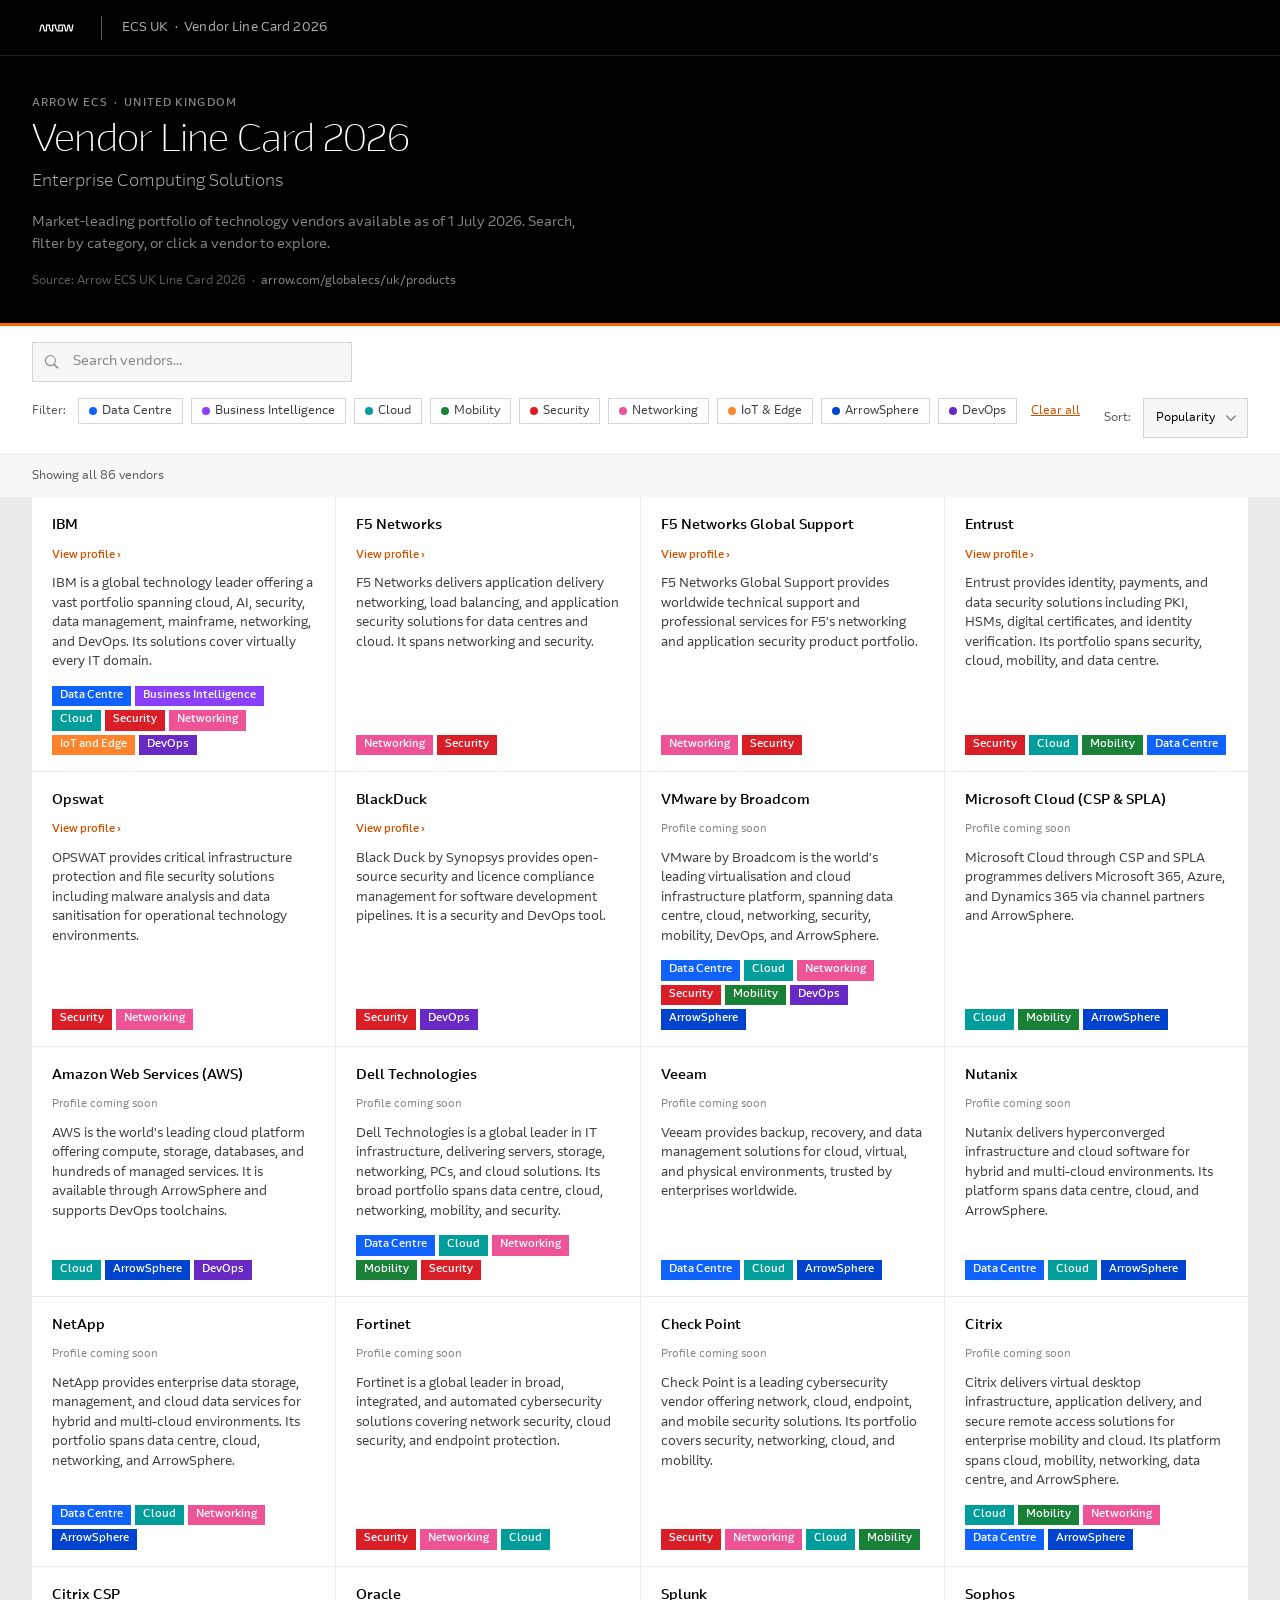
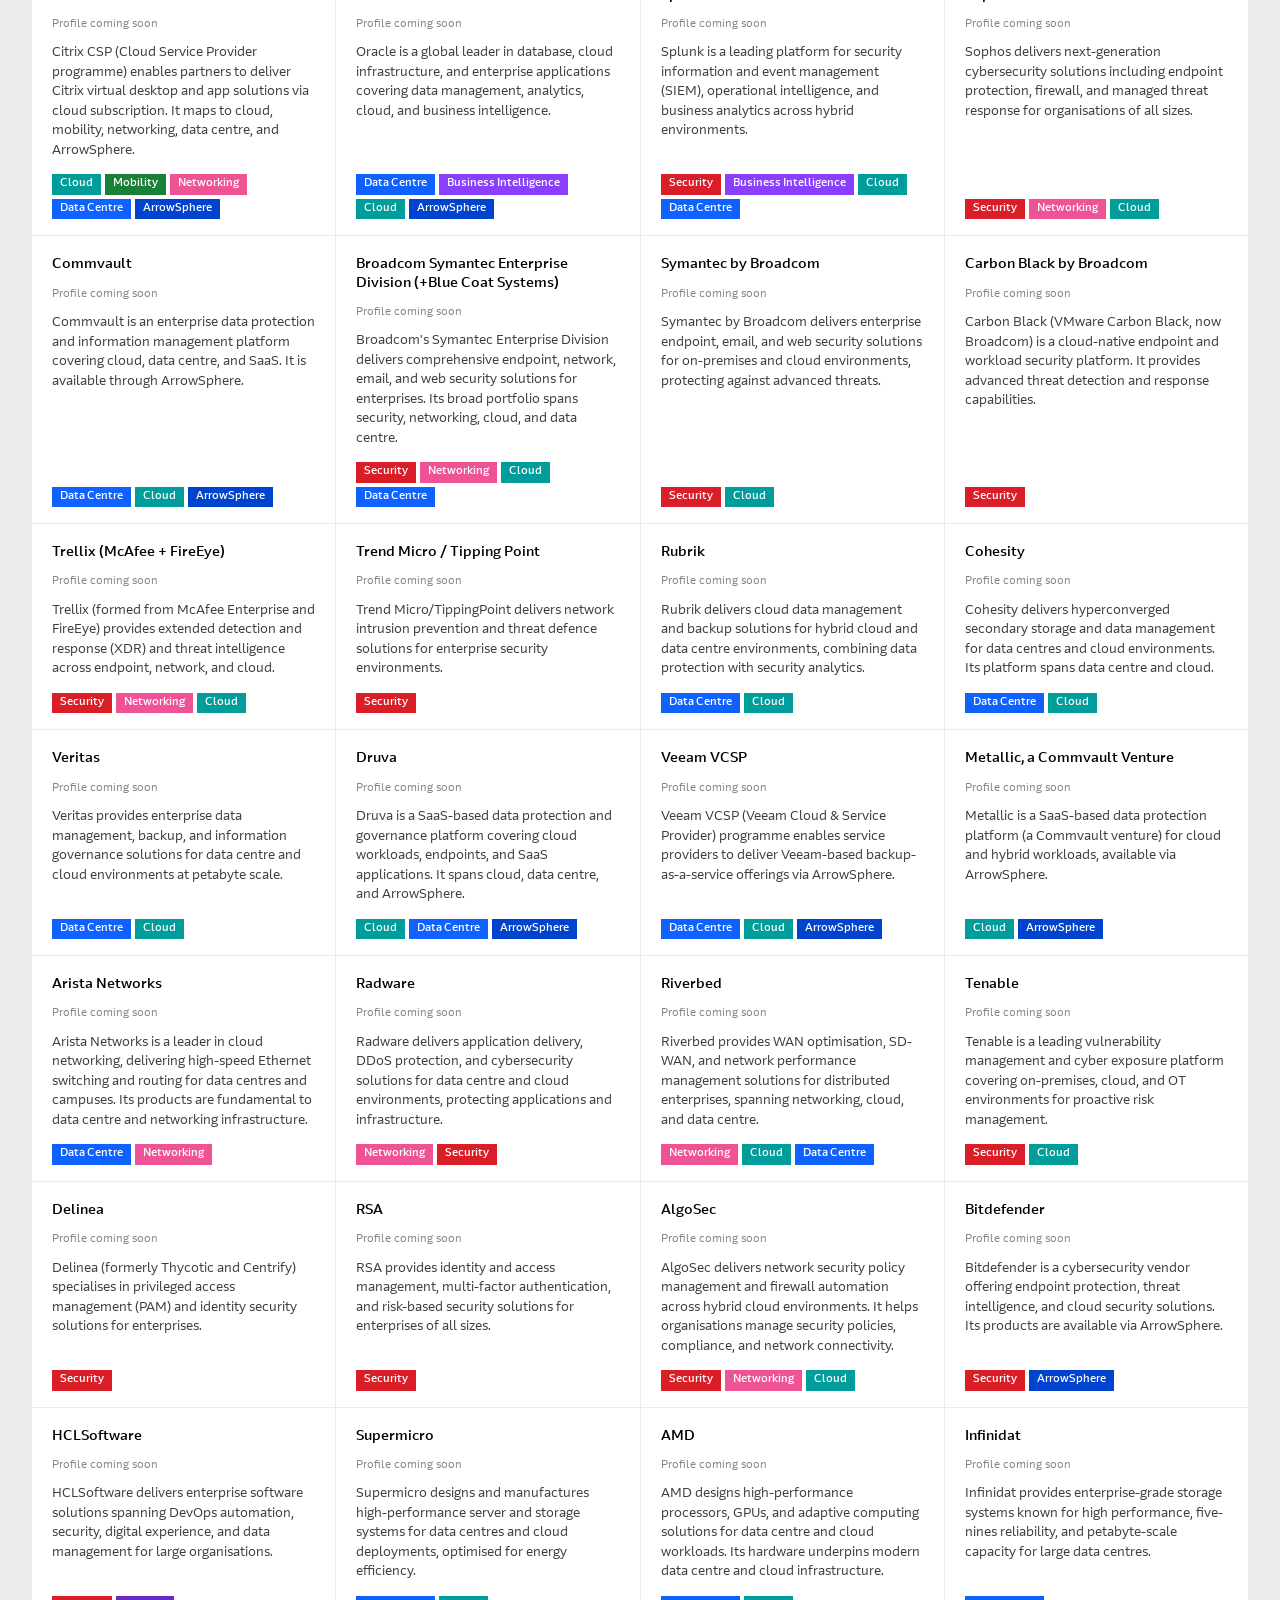
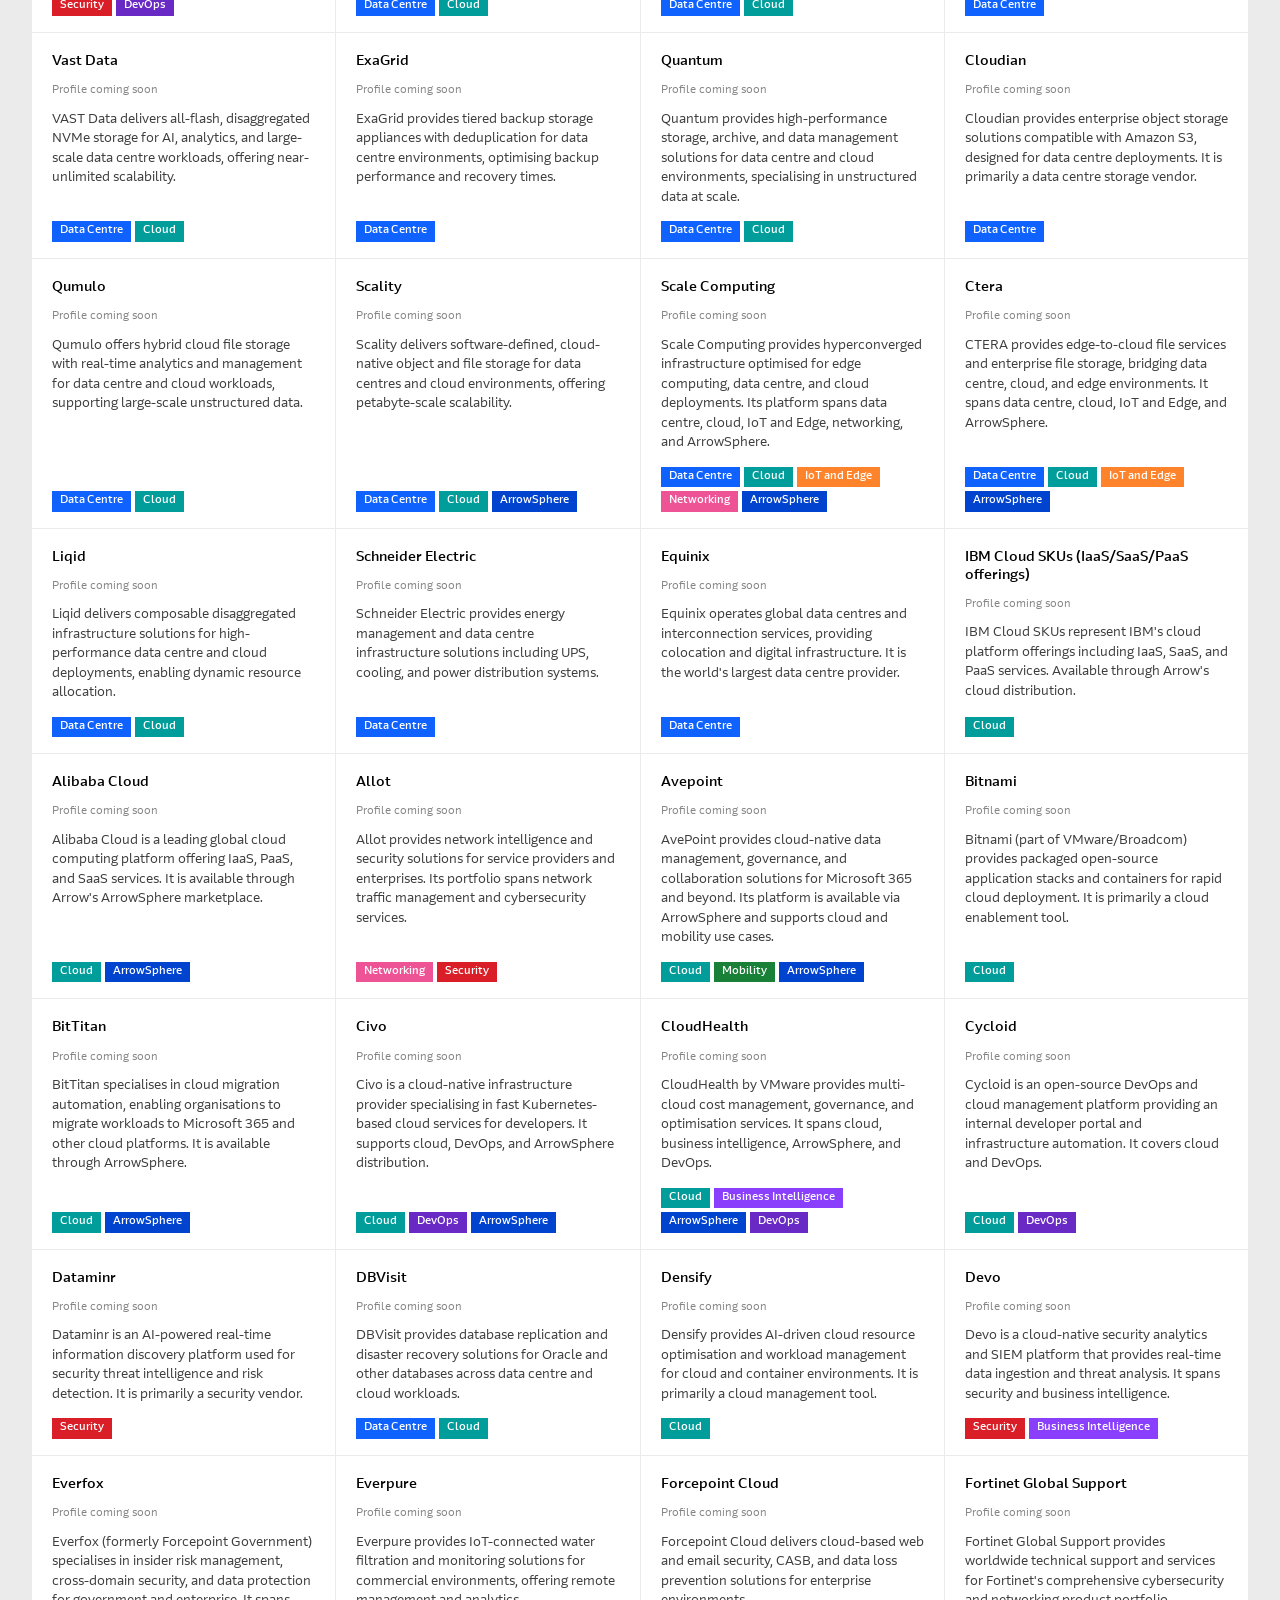
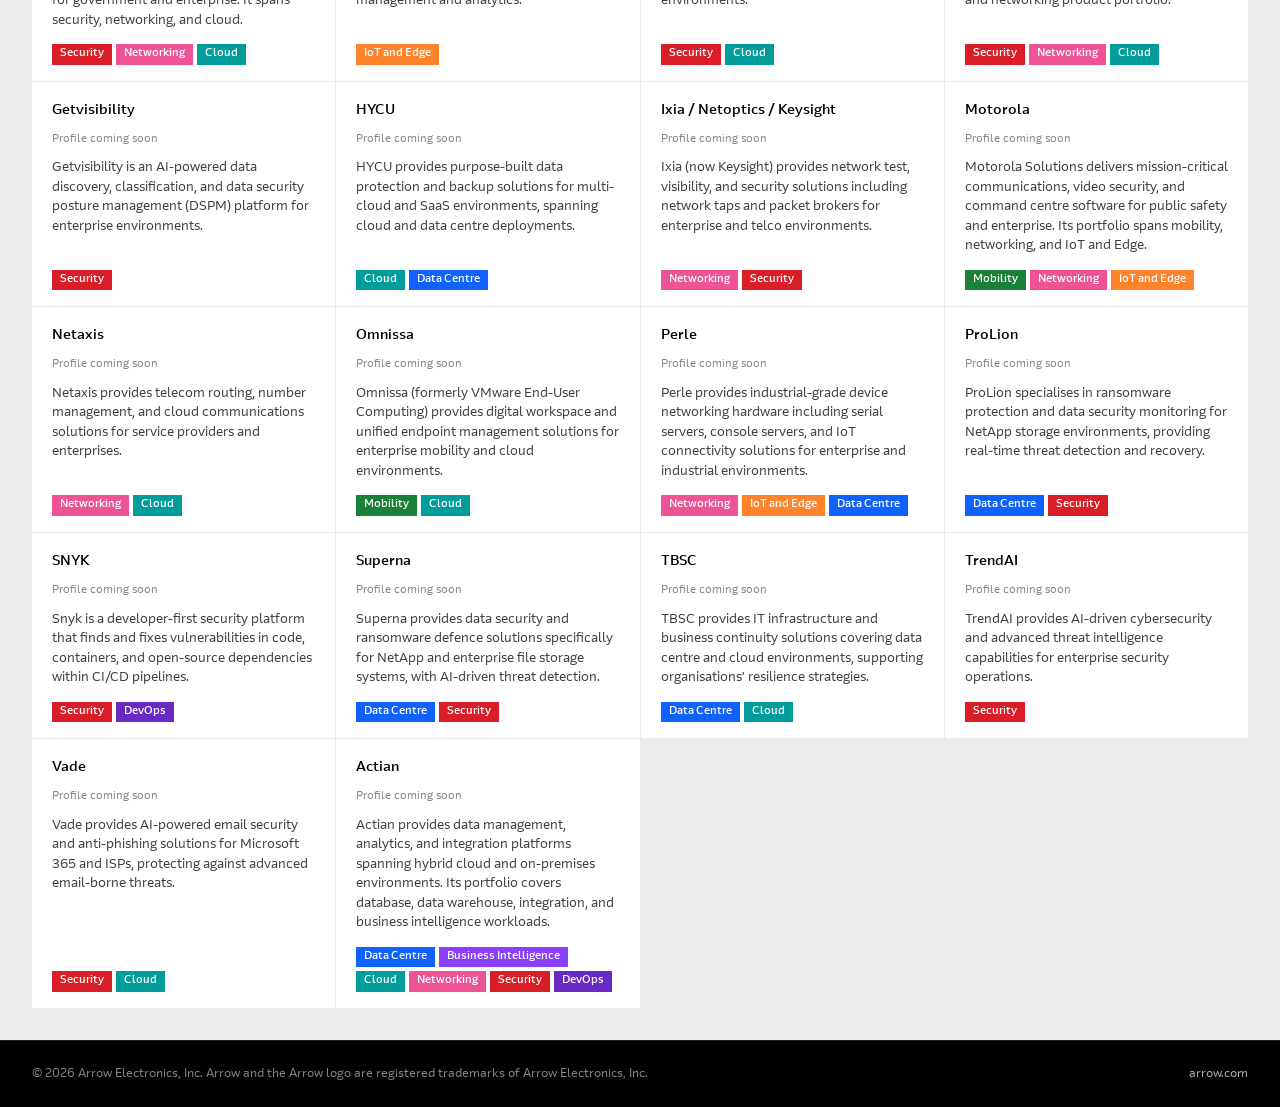
<file: index.html>
<!DOCTYPE html>
<html lang="en">
<head>
  <meta charset="UTF-8" />
  <meta name="viewport" content="width=device-width, initial-scale=1.0" />
  <title>Arrow ECS UK – Vendor Line Card 2026</title>
  <link rel="stylesheet" href="assets/arrow-tokens.css" />
  <style>
    /* ── Category tag colour palette (functional — retained as-is) ── */
    :root {
      --tag-dc:       #0f62fe; /* Data Centre */
      --tag-bi:       #8a3ffc; /* Business Intelligence */
      --tag-cloud:    #009d9a; /* Cloud */
      --tag-mob:      #198038; /* Mobility */
      --tag-sec:      #da1e28; /* Security */
      --tag-net:      #ee5396; /* Networking */
      --tag-iot:      #ff832b; /* IoT and Edge */
      --tag-arrow:    #0043ce; /* ArrowSphere */
      --tag-devops:   #6929c4; /* DevOps */
    }

    *, *::before, *::after { box-sizing: border-box; margin: 0; padding: 0; }

    body {
      font-family: var(--arrow-font-text);
      font-size: 14px;
      line-height: 1.5;
      background: var(--arrow-color-bg-secondary);
      color: var(--arrow-color-text-primary);
    }

    /* ── Top bar ── */
    header {
      background: var(--arrow-color-bg-inverse);
      color: var(--arrow-color-text-inverse);
      padding: 0 2rem;
      display: flex;
      align-items: center;
      height: 56px;
      position: sticky;
      top: 0;
      z-index: var(--arrow-z-sticky);
      border-bottom: 1px solid var(--arrow-color-neutral-800);
    }
    .header-logo {
      display: flex;
      align-items: center;
      text-decoration: none;
      flex-shrink: 0;
    }
    .header-logo svg {
      height: 22px;
      width: auto;
    }
    .header-divider {
      width: 1px;
      height: 24px;
      background: var(--arrow-color-neutral-600);
      margin: 0 1.25rem;
      flex-shrink: 0;
    }
    .header-page-title {
      font-family: var(--arrow-font-text);
      font-size: 13px;
      color: var(--arrow-color-neutral-400);
      font-weight: var(--arrow-font-weight-regular);
      letter-spacing: 0.01em;
    }

    /* ── Hero ── */
    .hero {
      background: var(--arrow-color-bg-inverse);
      color: var(--arrow-color-text-inverse);
      padding: 2.5rem 2rem 2rem;
      border-bottom: 3px solid var(--arrow-color-brand-orange);
    }
    .hero-eyebrow {
      font-family: var(--arrow-font-text);
      font-size: 11px;
      font-weight: var(--arrow-font-weight-medium);
      letter-spacing: var(--arrow-font-ls-overline);
      text-transform: uppercase;
      color: var(--arrow-color-neutral-500);
      margin-bottom: 0.5rem;
    }
    .hero h1 {
      font-family: var(--arrow-font-display);
      font-size: clamp(26px, 3vw, 40px);
      font-weight: var(--arrow-font-weight-light);
      line-height: 1.1;
      letter-spacing: var(--arrow-font-ls-h1);
      margin-bottom: 0.35rem;
      white-space: nowrap;
    }
    .hero h1 + .hero-sub {
      font-family: var(--arrow-font-text);
      font-size: clamp(14px, 1.5vw, 17px);
      font-weight: var(--arrow-font-weight-light);
      color: var(--arrow-color-neutral-400);
      margin-bottom: 1rem;
      white-space: nowrap;
    }
    .hero p {
      font-family: var(--arrow-font-text);
      font-size: 14px;
      color: var(--arrow-color-neutral-500);
      max-width: 560px;
      line-height: 1.6;
    }
    .hero .meta {
      margin-top: 1rem;
      font-size: 12px;
      color: var(--arrow-color-neutral-600);
    }
    .hero .meta a {
      color: var(--arrow-color-neutral-500);
      text-decoration: none;
    }
    .hero .meta a:hover { color: var(--arrow-color-neutral-300); }

    /* ── Controls ── */
    .controls {
      background: var(--arrow-color-bg-primary);
      border-bottom: 1px solid var(--arrow-color-border-subtle);
      padding: 1rem 2rem;
      display: flex;
      flex-wrap: wrap;
      gap: 1rem;
      align-items: flex-start;
      position: sticky;
      top: 56px;
      z-index: var(--arrow-z-dropdown);
    }

    /* Search */
    .search-wrap {
      position: relative;
      flex: 0 1 320px;
      min-width: 200px;
    }
    .search-wrap svg {
      position: absolute;
      left: 0.75rem;
      top: 50%;
      transform: translateY(-50%);
      pointer-events: none;
      fill: var(--arrow-color-neutral-500);
    }
    .search-wrap input {
      width: 100%;
      height: 40px;
      padding: 0 1rem 0 2.5rem;
      border: 1px solid var(--arrow-color-border-default);
      background: var(--arrow-color-bg-secondary);
      color: var(--arrow-color-text-primary);
      font-size: 14px;
      font-family: var(--arrow-font-text);
      outline: none;
      border-radius: var(--arrow-radius-none);
      transition: border-color 0.15s;
    }
    .search-wrap input:focus {
      border-color: var(--arrow-color-brand-orange);
      outline: 2px solid var(--arrow-color-focus-ring);
      outline-offset: -2px;
    }
    .search-wrap input::placeholder { color: var(--arrow-color-neutral-500); }

    /* Filter buttons */
    .filter-group {
      display: flex;
      flex-wrap: wrap;
      gap: 0.5rem;
      align-items: center;
    }
    .filter-label {
      font-family: var(--arrow-font-text);
      font-size: 12px;
      color: var(--arrow-color-text-tertiary);
      margin-right: 0.25rem;
      white-space: nowrap;
    }
    .filter-btn {
      display: inline-flex;
      align-items: center;
      gap: 5px;
      padding: 4px 10px;
      border: 1px solid var(--arrow-color-border-default);
      background: var(--arrow-color-bg-primary);
      font-size: 12px;
      font-family: var(--arrow-font-text);
      cursor: pointer;
      border-radius: var(--arrow-radius-none);
      color: var(--arrow-color-text-secondary);
      transition: background 0.1s, color 0.1s, border-color 0.1s;
      white-space: nowrap;
    }
    .filter-btn .dot {
      display: inline-block;
      width: 8px; height: 8px;
      border-radius: 50%;
      flex-shrink: 0;
    }
    .filter-btn:hover {
      background: var(--arrow-color-bg-secondary);
      border-color: var(--arrow-color-border-strong);
    }
    /* Active state: each filter uses its own category colour */
    .filter-btn.active {
      color: #ffffff;
      border-color: transparent;
    }
    .filter-btn[data-tag="Data Centre"].active           { background: var(--tag-dc); }
    .filter-btn[data-tag="Business Intelligence"].active { background: var(--tag-bi); }
    .filter-btn[data-tag="Cloud"].active                 { background: var(--tag-cloud); }
    .filter-btn[data-tag="Mobility"].active              { background: var(--tag-mob); }
    .filter-btn[data-tag="Security"].active              { background: var(--tag-sec); }
    .filter-btn[data-tag="Networking"].active            { background: var(--tag-net); }
    .filter-btn[data-tag="IoT and Edge"].active          { background: var(--tag-iot); }
    .filter-btn[data-tag="ArrowSphere"].active           { background: var(--tag-arrow); }
    .filter-btn[data-tag="DevOps"].active                { background: var(--tag-devops); }

    .clear-btn {
      background: none;
      border: none;
      color: var(--arrow-color-text-link);
      font-size: 12px;
      font-family: var(--arrow-font-text);
      cursor: pointer;
      padding: 4px 6px;
      text-decoration: underline;
    }
    .clear-btn:hover { color: var(--arrow-color-text-link-hover); }

    /* Sort dropdown */
    .sort-wrap {
      display: flex;
      align-items: center;
      gap: 0.5rem;
      margin-left: auto;
    }
    .sort-wrap select {
      height: 40px;
      padding: 0 2rem 0 0.75rem;
      border: 1px solid var(--arrow-color-border-default);
      background: var(--arrow-color-bg-secondary);
      color: var(--arrow-color-text-primary);
      font-size: 12px;
      font-family: var(--arrow-font-text);
      outline: none;
      border-radius: var(--arrow-radius-none);
      appearance: none;
      -webkit-appearance: none;
      background-image: url("data:image/svg+xml,%3Csvg xmlns='http://www.w3.org/2000/svg' width='16' height='16' viewBox='0 0 32 32'%3E%3Cpath fill='%235C5C5C' d='M16 22L6 12l1.414-1.414L16 19.172l8.586-8.586L26 12z'/%3E%3C/svg%3E");
      background-repeat: no-repeat;
      background-position: right 0.5rem center;
      cursor: pointer;
      transition: border-color 0.15s;
    }
    .sort-wrap select:focus {
      border-color: var(--arrow-color-brand-orange);
      outline: 2px solid var(--arrow-color-focus-ring);
      outline-offset: -2px;
    }

    /* ── Results bar ── */
    .results-bar {
      padding: 0.75rem 2rem;
      font-size: 12px;
      font-family: var(--arrow-font-text);
      color: var(--arrow-color-text-tertiary);
    }

    /* ── Grid ── */
    .grid {
      display: grid;
      grid-template-columns: repeat(auto-fill, minmax(280px, 1fr));
      gap: 1px;
      padding: 0 2rem 2rem;
      background: var(--arrow-color-border-subtle);
    }

    /* ── Card ── */
    .card {
      background: var(--arrow-color-surface-default);
      padding: 1.25rem 1.25rem 1rem;
      display: flex;
      flex-direction: column;
      gap: 0.625rem;
      transition: box-shadow 0.15s;
    }
    .card:hover {
      box-shadow: var(--arrow-shadow-md);
      position: relative;
      z-index: 1;
    }
    .card.hidden { display: none; }

    .card { cursor: default; }
    .card.has-page { cursor: pointer; }
    .card.has-page:hover .card-name { color: var(--arrow-color-text-link); }

    .card-name {
      font-family: var(--arrow-font-text);
      font-size: 14px;
      font-weight: var(--arrow-font-weight-medium);
      color: var(--arrow-color-text-primary);
      line-height: 1.3;
      transition: color 0.1s;
    }

    .card-coming-soon {
      font-size: 11px;
      color: var(--arrow-color-neutral-500);
      margin-top: 2px;
    }

    .card-arrow {
      display: none;
      font-size: 11px;
      color: var(--arrow-color-text-link);
      font-weight: var(--arrow-font-weight-medium);
      margin-top: 2px;
    }
    .card.has-page .card-arrow { display: block; }
    .card.has-page .card-coming-soon { display: none; }

    .card-desc {
      font-family: var(--arrow-font-text);
      font-size: 13px;
      color: var(--arrow-color-text-secondary);
      line-height: 1.5;
      flex: 1;
    }

    .card-tags {
      display: flex;
      flex-wrap: wrap;
      gap: 4px;
      margin-top: 4px;
    }
    .tag {
      display: inline-flex;
      align-items: center;
      gap: 4px;
      padding: 2px 8px;
      font-family: var(--arrow-font-text);
      font-size: 11px;
      font-weight: var(--arrow-font-weight-medium);
      color: #ffffff;
      border-radius: var(--arrow-radius-none);
      white-space: nowrap;
    }
    .tag[data-tag="Data Centre"]           { background: var(--tag-dc); }
    .tag[data-tag="Business Intelligence"] { background: var(--tag-bi); }
    .tag[data-tag="Cloud"]                 { background: var(--tag-cloud); }
    .tag[data-tag="Mobility"]              { background: var(--tag-mob); }
    .tag[data-tag="Security"]              { background: var(--tag-sec); }
    .tag[data-tag="Networking"]            { background: var(--tag-net); }
    .tag[data-tag="IoT and Edge"]          { background: var(--tag-iot); }
    .tag[data-tag="ArrowSphere"]           { background: var(--tag-arrow); }
    .tag[data-tag="DevOps"]                { background: var(--tag-devops); }

    /* no results */
    .no-results {
      grid-column: 1 / -1;
      text-align: center;
      padding: 3rem;
      color: var(--arrow-color-text-tertiary);
      font-family: var(--arrow-font-text);
      font-size: 14px;
      background: var(--arrow-color-surface-default);
    }

    /* ── Footer ── */
    footer {
      background: var(--arrow-color-bg-inverse);
      color: var(--arrow-color-neutral-500);
      font-family: var(--arrow-font-text);
      font-size: 12px;
      padding: 1.5rem 2rem;
      border-top: 1px solid var(--arrow-color-neutral-800);
      display: flex;
      flex-wrap: wrap;
      gap: 0.5rem;
      justify-content: space-between;
      align-items: center;
    }
    footer a {
      color: var(--arrow-color-neutral-400);
      text-decoration: none;
    }
    footer a:hover {
      color: var(--arrow-color-text-inverse);
      text-decoration: underline;
    }

    @media (max-width: 600px) {
      .controls { padding: 0.75rem 1rem; top: 56px; }
      .grid { padding: 0 1rem 2rem; }
      .results-bar { padding: 0.5rem 1rem; }
      .hero { padding: 2rem 1rem 1.5rem; }
      header { padding: 0 1rem; }
      footer { padding: 1rem; }
      .hero h1 { white-space: normal; }
      .hero h1 + .hero-sub { white-space: normal; }
    }
  </style>
</head>
<body>

<!-- Top nav -->
<header>
  <a class="header-logo" href="#" aria-label="Arrow Electronics">
    <!-- Arrow worm logo — white version for dark header -->
    <svg viewBox="0 0 399.3 180" xmlns="http://www.w3.org/2000/svg" aria-hidden="true" focusable="false">
      <path fill="#FFFFFF" d="M64.9,120c-0.4,0-0.8,0-1.2-0.1c-2.6-0.6-4.3-3.3-3.6-5.9L72,64.7c0.5-2.2,2.5-3.8,4.8-3.8h13.4c2.3,0,4.3,1.6,4.8,3.8l10.7,44.6h7.8V65.8c0-2.7,2.2-4.9,4.9-4.9H143c2.7,0,4.9,2.2,4.9,4.9v22.5l11.4,21h4.7V65.8c0-2.7,2.2-4.9,4.9-4.9h24.6c2.7,0,4.9,2.2,4.9,4.9v22.5l11.4,21h33.8V80.6c0-2.7,2.2-4.9,4.9-4.9c2.7,0,4.9,2.2,4.9,4.9v33.6c0,2.7-2.2,4.9-4.9,4.9h-41.6c-1.8,0-3.5-1-4.3-2.6l-13.4-24.6c-0.4-0.7-0.6-1.5-0.6-2.4V70.7h-14.8v43.4c0,2.7-2.2,4.9-4.9,4.9h-12.5c-1.8,0-3.5-1-4.3-2.6l-13.4-24.6c-0.4-0.7-0.6-1.5-0.6-2.4V70.7h-14.8v43.4c0,2.7-2.2,4.9-4.9,4.9h-16.6c-2.3,0-4.3-1.6-4.8-3.8L86.3,70.7h-5.7l-10.9,45.5C69.2,118.5,67.2,120,64.9,120z"/>
      <path fill="#FFFFFF" d="M324.8,119.1h-10.7c-2.4,0-4.4-1.7-4.8-4l-8.6-44.4h-1.3l-8.6,44.4c-0.5,2.3-2.5,4-4.8,4h-10.7c-2.4,0-4.4-1.7-4.8-4l-8.6-44.4h-38v28.7c0,2.7-2.2,4.9-4.9,4.9c-2.7,0-4.9-2.2-4.9-4.9V65.8c0-2.7,2.2-4.9,4.9-4.9h47c2.4,0,4.4,1.7,4.8,4l8.6,44.4h2.6l8.6-44.4c0.5-2.3,2.5-4,4.8-4h9.4c2.4,0,4.4,1.7,4.8,4l8.6,44.4h2.6l8.8-45.3c0.5-2.7,3.1-4.4,5.8-3.9c2.7,0.5,4.4,3.1,3.9,5.8l-9.6,49.2C329.2,117.4,327.2,119.1,324.8,119.1z"/>
    </svg>
  </a>
  <div class="header-divider"></div>
  <span class="header-page-title">ECS UK &nbsp;·&nbsp; Vendor Line Card 2026</span>
</header>

<!-- Hero -->
<section class="hero">
  <div class="hero-eyebrow">Arrow ECS &nbsp;·&nbsp; United Kingdom</div>
  <h1>Vendor Line Card 2026</h1>
  <p class="hero-sub">Enterprise Computing Solutions</p>
  <p>Market-leading portfolio of technology vendors available as of 1 July 2026. Search, filter by category, or click a vendor to explore.</p>
  <p class="meta">Source: Arrow ECS UK Line Card 2026 &nbsp;·&nbsp; <a href="https://www.arrow.com/globalecs/uk/products/">arrow.com/globalecs/uk/products</a></p>
</section>

<!-- Controls -->
<div class="controls">
  <div class="search-wrap">
    <svg width="16" height="16" viewBox="0 0 32 32" aria-hidden="true"><path d="M29 27.586l-7.552-7.552A11.018 11.018 0 1 0 19.434 22.02L26.986 29.6 29 27.586zM13 22a9 9 0 1 1 9-9 9.01 9.01 0 0 1-9 9z"/></svg>
    <input type="text" id="searchInput" placeholder="Search vendors…" autocomplete="off" />
  </div>

  <div class="filter-group">
    <span class="filter-label">Filter:</span>
    <button class="filter-btn" data-tag="Data Centre">
      <span class="dot" style="background:var(--tag-dc)"></span>Data Centre
    </button>
    <button class="filter-btn" data-tag="Business Intelligence">
      <span class="dot" style="background:var(--tag-bi)"></span>Business Intelligence
    </button>
    <button class="filter-btn" data-tag="Cloud">
      <span class="dot" style="background:var(--tag-cloud)"></span>Cloud
    </button>
    <button class="filter-btn" data-tag="Mobility">
      <span class="dot" style="background:var(--tag-mob)"></span>Mobility
    </button>
    <button class="filter-btn" data-tag="Security">
      <span class="dot" style="background:var(--tag-sec)"></span>Security
    </button>
    <button class="filter-btn" data-tag="Networking">
      <span class="dot" style="background:var(--tag-net)"></span>Networking
    </button>
    <button class="filter-btn" data-tag="IoT and Edge">
      <span class="dot" style="background:var(--tag-iot)"></span>IoT &amp; Edge
    </button>
    <button class="filter-btn" data-tag="ArrowSphere">
      <span class="dot" style="background:var(--tag-arrow)"></span>ArrowSphere
    </button>
    <button class="filter-btn" data-tag="DevOps">
      <span class="dot" style="background:var(--tag-devops)"></span>DevOps
    </button>
    <button class="clear-btn" id="clearBtn">Clear all</button>
  </div>

  <div class="sort-wrap">
    <label class="filter-label" for="sortSelect">Sort:</label>
    <select id="sortSelect">
      <option value="popularity">Popularity</option>
      <option value="az">A - Z</option>
      <option value="za">Z - A</option>
    </select>
  </div>
</div>

<!-- Results count -->
<div class="results-bar">
  <span id="resultCount"></span>
</div>

<!-- Vendor grid -->
<main class="grid" id="vendorGrid"></main>

<!-- Footer -->
<footer>
  <span>© 2026 Arrow Electronics, Inc. Arrow and the Arrow logo are registered trademarks of Arrow Electronics, Inc.</span>
  <a href="https://arrow.com">arrow.com</a>
</footer>

<script>
const VENDORS = [
  { name: "Actian", desc: "Actian provides data management, analytics, and integration platforms spanning hybrid cloud and on-premises environments. Its portfolio covers database, data warehouse, integration, and business intelligence workloads.", tags: ["Data Centre","Business Intelligence","Cloud","Networking","Security","DevOps"] },
  { name: "AlgoSec", desc: "AlgoSec delivers network security policy management and firewall automation across hybrid cloud environments. It helps organisations manage security policies, compliance, and network connectivity.", tags: ["Security","Networking","Cloud"] },
  { name: "Alibaba Cloud", desc: "Alibaba Cloud is a leading global cloud computing platform offering IaaS, PaaS, and SaaS services. It is available through Arrow's ArrowSphere marketplace.", tags: ["Cloud","ArrowSphere"] },
  { name: "Allot", desc: "Allot provides network intelligence and security solutions for service providers and enterprises. Its portfolio spans network traffic management and cybersecurity services.", tags: ["Networking","Security"] },
  { name: "Amazon Web Services (AWS)", desc: "AWS is the world's leading cloud platform offering compute, storage, databases, and hundreds of managed services. It is available through ArrowSphere and supports DevOps toolchains.", tags: ["Cloud","ArrowSphere","DevOps"] },
  { name: "AMD", desc: "AMD designs high-performance processors, GPUs, and adaptive computing solutions for data centre and cloud workloads. Its hardware underpins modern data centre and cloud infrastructure.", tags: ["Data Centre","Cloud"] },
  { name: "Arista Networks", desc: "Arista Networks is a leader in cloud networking, delivering high-speed Ethernet switching and routing for data centres and campuses. Its products are fundamental to data centre and networking infrastructure.", tags: ["Data Centre","Networking"] },
  { name: "Avepoint", desc: "AvePoint provides cloud-native data management, governance, and collaboration solutions for Microsoft 365 and beyond. Its platform is available via ArrowSphere and supports cloud and mobility use cases.", tags: ["Cloud","Mobility","ArrowSphere"] },
  { name: "Bitdefender", desc: "Bitdefender is a cybersecurity vendor offering endpoint protection, threat intelligence, and cloud security solutions. Its products are available via ArrowSphere.", tags: ["Security","ArrowSphere"] },
  { name: "Bitnami", desc: "Bitnami (part of VMware/Broadcom) provides packaged open-source application stacks and containers for rapid cloud deployment. It is primarily a cloud enablement tool.", tags: ["Cloud"] },
  { name: "BitTitan", desc: "BitTitan specialises in cloud migration automation, enabling organisations to migrate workloads to Microsoft 365 and other cloud platforms. It is available through ArrowSphere.", tags: ["Cloud","ArrowSphere"] },
  { name: "BlackDuck", desc: "Black Duck by Synopsys provides open-source security and licence compliance management for software development pipelines. It is a security and DevOps tool.", tags: ["Security","DevOps"] },
  { name: "Broadcom Symantec Enterprise Division (+Blue Coat Systems)", desc: "Broadcom's Symantec Enterprise Division delivers comprehensive endpoint, network, email, and web security solutions for enterprises. Its broad portfolio spans security, networking, cloud, and data centre.", tags: ["Security","Networking","Cloud","Data Centre"] },
  { name: "Carbon Black by Broadcom", desc: "Carbon Black (VMware Carbon Black, now Broadcom) is a cloud-native endpoint and workload security platform. It provides advanced threat detection and response capabilities.", tags: ["Security"] },
  { name: "Check Point", desc: "Check Point is a leading cybersecurity vendor offering network, cloud, endpoint, and mobile security solutions. Its portfolio covers security, networking, cloud, and mobility.", tags: ["Security","Networking","Cloud","Mobility"] },
  { name: "Citrix", desc: "Citrix delivers virtual desktop infrastructure, application delivery, and secure remote access solutions for enterprise mobility and cloud. Its platform spans cloud, mobility, networking, data centre, and ArrowSphere.", tags: ["Cloud","Mobility","Networking","Data Centre","ArrowSphere"] },
  { name: "Citrix CSP", desc: "Citrix CSP (Cloud Service Provider programme) enables partners to deliver Citrix virtual desktop and app solutions via cloud subscription. It maps to cloud, mobility, networking, data centre, and ArrowSphere.", tags: ["Cloud","Mobility","Networking","Data Centre","ArrowSphere"] },
  { name: "Civo", desc: "Civo is a cloud-native infrastructure provider specialising in fast Kubernetes-based cloud services for developers. It supports cloud, DevOps, and ArrowSphere distribution.", tags: ["Cloud","DevOps","ArrowSphere"] },
  { name: "CloudHealth", desc: "CloudHealth by VMware provides multi-cloud cost management, governance, and optimisation services. It spans cloud, business intelligence, ArrowSphere, and DevOps.", tags: ["Cloud","Business Intelligence","ArrowSphere","DevOps"] },
  { name: "Cloudian", desc: "Cloudian provides enterprise object storage solutions compatible with Amazon S3, designed for data centre deployments. It is primarily a data centre storage vendor.", tags: ["Data Centre"] },
  { name: "Cohesity", desc: "Cohesity delivers hyperconverged secondary storage and data management for data centres and cloud environments. Its platform spans data centre and cloud.", tags: ["Data Centre","Cloud"] },
  { name: "Commvault", desc: "Commvault is an enterprise data protection and information management platform covering cloud, data centre, and SaaS. It is available through ArrowSphere.", tags: ["Data Centre","Cloud","ArrowSphere"] },
  { name: "Ctera", desc: "CTERA provides edge-to-cloud file services and enterprise file storage, bridging data centre, cloud, and edge environments. It spans data centre, cloud, IoT and Edge, and ArrowSphere.", tags: ["Data Centre","Cloud","IoT and Edge","ArrowSphere"] },
  { name: "Cycloid", desc: "Cycloid is an open-source DevOps and cloud management platform providing an internal developer portal and infrastructure automation. It covers cloud and DevOps.", tags: ["Cloud","DevOps"] },
  { name: "Dataminr", desc: "Dataminr is an AI-powered real-time information discovery platform used for security threat intelligence and risk detection. It is primarily a security vendor.", tags: ["Security"] },
  { name: "DBVisit", desc: "DBVisit provides database replication and disaster recovery solutions for Oracle and other databases across data centre and cloud workloads.", tags: ["Data Centre","Cloud"] },
  { name: "Delinea", desc: "Delinea (formerly Thycotic and Centrify) specialises in privileged access management (PAM) and identity security solutions for enterprises.", tags: ["Security"] },
  { name: "Dell Technologies", desc: "Dell Technologies is a global leader in IT infrastructure, delivering servers, storage, networking, PCs, and cloud solutions. Its broad portfolio spans data centre, cloud, networking, mobility, and security.", tags: ["Data Centre","Cloud","Networking","Mobility","Security"] },
  { name: "Densify", desc: "Densify provides AI-driven cloud resource optimisation and workload management for cloud and container environments. It is primarily a cloud management tool.", tags: ["Cloud"] },
  { name: "Devo", desc: "Devo is a cloud-native security analytics and SIEM platform that provides real-time data ingestion and threat analysis. It spans security and business intelligence.", tags: ["Security","Business Intelligence"] },
  { name: "Druva", desc: "Druva is a SaaS-based data protection and governance platform covering cloud workloads, endpoints, and SaaS applications. It spans cloud, data centre, and ArrowSphere.", tags: ["Cloud","Data Centre","ArrowSphere"] },
  { name: "Entrust", desc: "Entrust provides identity, payments, and data security solutions including PKI, HSMs, digital certificates, and identity verification. Its portfolio spans security, cloud, mobility, and data centre.", tags: ["Security","Cloud","Mobility","Data Centre"] },
  { name: "Equinix", desc: "Equinix operates global data centres and interconnection services, providing colocation and digital infrastructure. It is the world's largest data centre provider.", tags: ["Data Centre"] },
  { name: "Everfox", desc: "Everfox (formerly Forcepoint Government) specialises in insider risk management, cross-domain security, and data protection for government and enterprise. It spans security, networking, and cloud.", tags: ["Security","Networking","Cloud"] },
  { name: "Everpure", desc: "Everpure provides IoT-connected water filtration and monitoring solutions for commercial environments, offering remote management and analytics.", tags: ["IoT and Edge"] },
  { name: "ExaGrid", desc: "ExaGrid provides tiered backup storage appliances with deduplication for data centre environments, optimising backup performance and recovery times.", tags: ["Data Centre"] },
  { name: "F5 Networks", desc: "F5 Networks delivers application delivery networking, load balancing, and application security solutions for data centres and cloud. It spans networking and security.", tags: ["Networking","Security"] },
  { name: "F5 Networks Global Support", desc: "F5 Networks Global Support provides worldwide technical support and professional services for F5's networking and application security product portfolio.", tags: ["Networking","Security"] },
  { name: "Forcepoint Cloud", desc: "Forcepoint Cloud delivers cloud-based web and email security, CASB, and data loss prevention solutions for enterprise environments.", tags: ["Security","Cloud"] },
  { name: "Fortinet", desc: "Fortinet is a global leader in broad, integrated, and automated cybersecurity solutions covering network security, cloud security, and endpoint protection.", tags: ["Security","Networking","Cloud"] },
  { name: "Fortinet Global Support", desc: "Fortinet Global Support provides worldwide technical support and services for Fortinet's comprehensive cybersecurity and networking product portfolio.", tags: ["Security","Networking","Cloud"] },
  { name: "Getvisibility", desc: "Getvisibility is an AI-powered data discovery, classification, and data security posture management (DSPM) platform for enterprise environments.", tags: ["Security"] },
  { name: "HCLSoftware", desc: "HCLSoftware delivers enterprise software solutions spanning DevOps automation, security, digital experience, and data management for large organisations.", tags: ["Security","DevOps"] },
  { name: "HYCU", desc: "HYCU provides purpose-built data protection and backup solutions for multi-cloud and SaaS environments, spanning cloud and data centre deployments.", tags: ["Cloud","Data Centre"] },
  { name: "IBM", desc: "IBM is a global technology leader offering a vast portfolio spanning cloud, AI, security, data management, mainframe, networking, and DevOps. Its solutions cover virtually every IT domain.", tags: ["Data Centre","Business Intelligence","Cloud","Security","Networking","IoT and Edge","DevOps"] },
  { name: "IBM Cloud SKUs (IaaS/SaaS/PaaS offerings)", desc: "IBM Cloud SKUs represent IBM's cloud platform offerings including IaaS, SaaS, and PaaS services. Available through Arrow's cloud distribution.", tags: ["Cloud"] },
  { name: "Infinidat", desc: "Infinidat provides enterprise-grade storage systems known for high performance, five-nines reliability, and petabyte-scale capacity for large data centres.", tags: ["Data Centre"] },
  { name: "Ixia / Netoptics / Keysight", desc: "Ixia (now Keysight) provides network test, visibility, and security solutions including network taps and packet brokers for enterprise and telco environments.", tags: ["Networking","Security"] },
  { name: "Liqid", desc: "Liqid delivers composable disaggregated infrastructure solutions for high-performance data centre and cloud deployments, enabling dynamic resource allocation.", tags: ["Data Centre","Cloud"] },
  { name: "Metallic, a Commvault Venture", desc: "Metallic is a SaaS-based data protection platform (a Commvault venture) for cloud and hybrid workloads, available via ArrowSphere.", tags: ["Cloud","ArrowSphere"] },
  { name: "Microsoft Cloud (CSP & SPLA)", desc: "Microsoft Cloud through CSP and SPLA programmes delivers Microsoft 365, Azure, and Dynamics 365 via channel partners and ArrowSphere.", tags: ["Cloud","Mobility","ArrowSphere"] },
  { name: "Motorola", desc: "Motorola Solutions delivers mission-critical communications, video security, and command centre software for public safety and enterprise. Its portfolio spans mobility, networking, and IoT and Edge.", tags: ["Mobility","Networking","IoT and Edge"] },
  { name: "NetApp", desc: "NetApp provides enterprise data storage, management, and cloud data services for hybrid and multi-cloud environments. Its portfolio spans data centre, cloud, networking, and ArrowSphere.", tags: ["Data Centre","Cloud","Networking","ArrowSphere"] },
  { name: "Netaxis", desc: "Netaxis provides telecom routing, number management, and cloud communications solutions for service providers and enterprises.", tags: ["Networking","Cloud"] },
  { name: "Nutanix", desc: "Nutanix delivers hyperconverged infrastructure and cloud software for hybrid and multi-cloud environments. Its platform spans data centre, cloud, and ArrowSphere.", tags: ["Data Centre","Cloud","ArrowSphere"] },
  { name: "Omnissa", desc: "Omnissa (formerly VMware End-User Computing) provides digital workspace and unified endpoint management solutions for enterprise mobility and cloud environments.", tags: ["Mobility","Cloud"] },
  { name: "Opswat", desc: "OPSWAT provides critical infrastructure protection and file security solutions including malware analysis and data sanitisation for operational technology environments.", tags: ["Security","Networking"] },
  { name: "Oracle", desc: "Oracle is a global leader in database, cloud infrastructure, and enterprise applications covering data management, analytics, cloud, and business intelligence.", tags: ["Data Centre","Business Intelligence","Cloud","ArrowSphere"] },
  { name: "Perle", desc: "Perle provides industrial-grade device networking hardware including serial servers, console servers, and IoT connectivity solutions for enterprise and industrial environments.", tags: ["Networking","IoT and Edge","Data Centre"] },
  { name: "ProLion", desc: "ProLion specialises in ransomware protection and data security monitoring for NetApp storage environments, providing real-time threat detection and recovery.", tags: ["Data Centre","Security"] },
  { name: "Quantum", desc: "Quantum provides high-performance storage, archive, and data management solutions for data centre and cloud environments, specialising in unstructured data at scale.", tags: ["Data Centre","Cloud"] },
  { name: "Qumulo", desc: "Qumulo offers hybrid cloud file storage with real-time analytics and management for data centre and cloud workloads, supporting large-scale unstructured data.", tags: ["Data Centre","Cloud"] },
  { name: "Radware", desc: "Radware delivers application delivery, DDoS protection, and cybersecurity solutions for data centre and cloud environments, protecting applications and infrastructure.", tags: ["Networking","Security"] },
  { name: "Riverbed", desc: "Riverbed provides WAN optimisation, SD-WAN, and network performance management solutions for distributed enterprises, spanning networking, cloud, and data centre.", tags: ["Networking","Cloud","Data Centre"] },
  { name: "RSA", desc: "RSA provides identity and access management, multi-factor authentication, and risk-based security solutions for enterprises of all sizes.", tags: ["Security"] },
  { name: "Rubrik", desc: "Rubrik delivers cloud data management and backup solutions for hybrid cloud and data centre environments, combining data protection with security analytics.", tags: ["Data Centre","Cloud"] },
  { name: "Scale Computing", desc: "Scale Computing provides hyperconverged infrastructure optimised for edge computing, data centre, and cloud deployments. Its platform spans data centre, cloud, IoT and Edge, networking, and ArrowSphere.", tags: ["Data Centre","Cloud","IoT and Edge","Networking","ArrowSphere"] },
  { name: "Scality", desc: "Scality delivers software-defined, cloud-native object and file storage for data centres and cloud environments, offering petabyte-scale scalability.", tags: ["Data Centre","Cloud","ArrowSphere"] },
  { name: "Schneider Electric", desc: "Schneider Electric provides energy management and data centre infrastructure solutions including UPS, cooling, and power distribution systems.", tags: ["Data Centre"] },
  { name: "SNYK", desc: "Snyk is a developer-first security platform that finds and fixes vulnerabilities in code, containers, and open-source dependencies within CI/CD pipelines.", tags: ["Security","DevOps"] },
  { name: "Sophos", desc: "Sophos delivers next-generation cybersecurity solutions including endpoint protection, firewall, and managed threat response for organisations of all sizes.", tags: ["Security","Networking","Cloud"] },
  { name: "Splunk", desc: "Splunk is a leading platform for security information and event management (SIEM), operational intelligence, and business analytics across hybrid environments.", tags: ["Security","Business Intelligence","Cloud","Data Centre"] },
  { name: "Supermicro", desc: "Supermicro designs and manufactures high-performance server and storage systems for data centres and cloud deployments, optimised for energy efficiency.", tags: ["Data Centre","Cloud"] },
  { name: "Superna", desc: "Superna provides data security and ransomware defence solutions specifically for NetApp and enterprise file storage systems, with AI-driven threat detection.", tags: ["Data Centre","Security"] },
  { name: "Symantec by Broadcom", desc: "Symantec by Broadcom delivers enterprise endpoint, email, and web security solutions for on-premises and cloud environments, protecting against advanced threats.", tags: ["Security","Cloud"] },
  { name: "TBSC", desc: "TBSC provides IT infrastructure and business continuity solutions covering data centre and cloud environments, supporting organisations' resilience strategies.", tags: ["Data Centre","Cloud"] },
  { name: "Tenable", desc: "Tenable is a leading vulnerability management and cyber exposure platform covering on-premises, cloud, and OT environments for proactive risk management.", tags: ["Security","Cloud"] },
  { name: "Trellix (McAfee + FireEye)", desc: "Trellix (formed from McAfee Enterprise and FireEye) provides extended detection and response (XDR) and threat intelligence across endpoint, network, and cloud.", tags: ["Security","Networking","Cloud"] },
  { name: "TrendAI", desc: "TrendAI provides AI-driven cybersecurity and advanced threat intelligence capabilities for enterprise security operations.", tags: ["Security"] },
  { name: "Trend Micro / Tipping Point", desc: "Trend Micro/TippingPoint delivers network intrusion prevention and threat defence solutions for enterprise security environments.", tags: ["Security"] },
  { name: "Vade", desc: "Vade provides AI-powered email security and anti-phishing solutions for Microsoft 365 and ISPs, protecting against advanced email-borne threats.", tags: ["Security","Cloud"] },
  { name: "Vast Data", desc: "VAST Data delivers all-flash, disaggregated NVMe storage for AI, analytics, and large-scale data centre workloads, offering near-unlimited scalability.", tags: ["Data Centre","Cloud"] },
  { name: "Veeam", desc: "Veeam provides backup, recovery, and data management solutions for cloud, virtual, and physical environments, trusted by enterprises worldwide.", tags: ["Data Centre","Cloud","ArrowSphere"] },
  { name: "Veeam VCSP", desc: "Veeam VCSP (Veeam Cloud & Service Provider) programme enables service providers to deliver Veeam-based backup-as-a-service offerings via ArrowSphere.", tags: ["Data Centre","Cloud","ArrowSphere"] },
  { name: "Veritas", desc: "Veritas provides enterprise data management, backup, and information governance solutions for data centre and cloud environments at petabyte scale.", tags: ["Data Centre","Cloud"] },
  { name: "VMware by Broadcom", desc: "VMware by Broadcom is the world's leading virtualisation and cloud infrastructure platform, spanning data centre, cloud, networking, security, mobility, DevOps, and ArrowSphere.", tags: ["Data Centre","Cloud","Networking","Security","Mobility","DevOps","ArrowSphere"] }
];

const TAG_COLORS = {
  "Data Centre": "var(--tag-dc)",
  "Business Intelligence": "var(--tag-bi)",
  "Cloud": "var(--tag-cloud)",
  "Mobility": "var(--tag-mob)",
  "Security": "var(--tag-sec)",
  "Networking": "var(--tag-net)",
  "IoT and Edge": "var(--tag-iot)",
  "ArrowSphere": "var(--tag-arrow)",
  "DevOps": "var(--tag-devops)"
};

// Popularity order - IBM #1, then major/well-known vendors first
const POPULARITY_ORDER = [
  "IBM",
  "F5 Networks",
  "F5 Networks Global Support",
  "Entrust",
  "Opswat",
  "BlackDuck",
  "VMware by Broadcom",
  "Microsoft Cloud (CSP & SPLA)",
  "Amazon Web Services (AWS)",
  "Dell Technologies",
  "Veeam",
  "Nutanix",
  "NetApp",
  "Fortinet",
  "Check Point",
  "Citrix",
  "Citrix CSP",
  "Oracle",
  "Splunk",
  "Sophos",
  "Commvault",
  "Broadcom Symantec Enterprise Division (+Blue Coat Systems)",
  "Symantec by Broadcom",
  "Carbon Black by Broadcom",
  "Trellix (McAfee + FireEye)",
  "Trend Micro / Tipping Point",
  "Rubrik",
  "Cohesity",
  "Veritas",
  "Druva",
  "Veeam VCSP",
  "Metallic, a Commvault Venture",
  "Arista Networks",
  "Radware",
  "Riverbed",
  "Tenable",
  "CrowdStrike",
  "Delinea",
  "RSA",
  "AlgoSec",
  "Bitdefender",
  "Palo Alto Networks",
  "HCLSoftware",
  "Supermicro",
  "AMD",
  "Infinidat",
  "Vast Data",
  "ExaGrid",
  "Quantum",
  "Cloudian",
  "Qumulo",
  "Scality",
  "Scale Computing",
  "Ctera",
  "NetApp",
  "Liqid",
  "Schneider Electric",
  "Equinix",
  "IBM Cloud SKUs (IaaS/SaaS/PaaS offerings)",
  "Alibaba Cloud",
  "Allot",
  "Avepoint",
  "Bitnami",
  "BitTitan",
  "Civo",
  "CloudHealth",
  "Cycloid",
  "Dataminr",
  "DBVisit",
  "Densify",
  "Devo",
  "Everfox",
  "Everpure",
  "Forcepoint Cloud",
  "Fortinet Global Support",
  "Getvisibility",
  "HYCU",
  "Ixia / Netoptics / Keysight",
  "Motorola",
  "Netaxis",
  "Omnissa",
  "Perle",
  "ProLion",
  "SNYK",
  "Superna",
  "TBSC",
  "TrendAI",
  "Vade",
];

const grid = document.getElementById('vendorGrid');
const searchInput = document.getElementById('searchInput');
const resultCount = document.getElementById('resultCount');
const filterBtns = document.querySelectorAll('.filter-btn');
const clearBtn = document.getElementById('clearBtn');
const sortSelect = document.getElementById('sortSelect');

let activeFilters = new Set();
let currentSort = 'popularity';

function getSortedVendors() {
  const sorted = [...VENDORS];
  if (currentSort === 'az') {
    sorted.sort((a, b) => a.name.localeCompare(b.name));
  } else if (currentSort === 'za') {
    sorted.sort((a, b) => b.name.localeCompare(a.name));
  } else {
    // popularity
    sorted.sort((a, b) => {
      const ai = POPULARITY_ORDER.indexOf(a.name);
      const bi = POPULARITY_ORDER.indexOf(b.name);
      const ar = ai === -1 ? 9999 : ai;
      const br = bi === -1 ? 9999 : bi;
      if (ar !== br) return ar - br;
      return a.name.localeCompare(b.name);
    });
  }
  return sorted;
}

// Vendor page map — add entries here as new vendor pages are built
const VENDOR_PAGES = {
  "IBM":                        "vendors/ibm.html",
  "F5 Networks":                "vendors/f5.html",
  "F5 Networks Global Support": "vendors/f5.html",
  "Entrust":                    "vendors/entrust.html",
  "BlackDuck":                  "vendors/blackduck.html",
  "Opswat":                     "vendors/opswat.html",
};

function renderCards() {
  grid.innerHTML = '';
  getSortedVendors().forEach(v => {
    const card = document.createElement('div');
    const page = VENDOR_PAGES[v.name];
    card.className = 'card' + (page ? ' has-page' : '');
    card.dataset.name = v.name.toLowerCase();
    card.dataset.tags = v.tags.join('|');
    if (page) {
      card.addEventListener('click', () => { window.open(page, '_blank'); });
    }

    const tagsHtml = v.tags.map(t =>
      `<span class="tag" data-tag="${t}">${t}</span>`
    ).join('');

    card.innerHTML = `
      <div class="card-name">${v.name}</div>
      <div class="card-arrow">View profile &rsaquo;</div>
      <div class="card-coming-soon">Profile coming soon</div>
      <div class="card-desc">${v.desc}</div>
      <div class="card-tags">${tagsHtml}</div>
    `;
    grid.appendChild(card);
  });
  applyFilters();
}

function applyFilters() {
  const query = searchInput.value.toLowerCase().trim();
  const cards = grid.querySelectorAll('.card');
  let visible = 0;

  cards.forEach(card => {
    const nameMatch = !query || card.dataset.name.includes(query);
    const tagList = card.dataset.tags.split('|');
    const tagMatch = activeFilters.size === 0 || [...activeFilters].every(f => tagList.includes(f));

    if (nameMatch && tagMatch) {
      card.classList.remove('hidden');
      visible++;
    } else {
      card.classList.add('hidden');
    }
  });

  // Remove existing no-results
  const existing = grid.querySelector('.no-results');
  if (existing) existing.remove();

  if (visible === 0) {
    const el = document.createElement('div');
    el.className = 'no-results';
    el.textContent = 'No vendors match your search or filter criteria.';
    grid.appendChild(el);
  }

  const total = VENDORS.length;
  resultCount.textContent = visible === total
    ? `Showing all ${total} vendors`
    : `Showing ${visible} of ${total} vendors`;
}

filterBtns.forEach(btn => {
  btn.addEventListener('click', () => {
    const tag = btn.dataset.tag;
    if (activeFilters.has(tag)) {
      activeFilters.delete(tag);
      btn.classList.remove('active');
    } else {
      activeFilters.add(tag);
      btn.classList.add('active');
    }
    applyFilters();
  });
});

clearBtn.addEventListener('click', () => {
  activeFilters.clear();
  filterBtns.forEach(b => b.classList.remove('active'));
  searchInput.value = '';
  applyFilters();
});

searchInput.addEventListener('input', applyFilters);

sortSelect.addEventListener('change', () => {
  currentSort = sortSelect.value;
  renderCards();
});

// Initial render
renderCards();
</script>
</body>
</html>
</file>
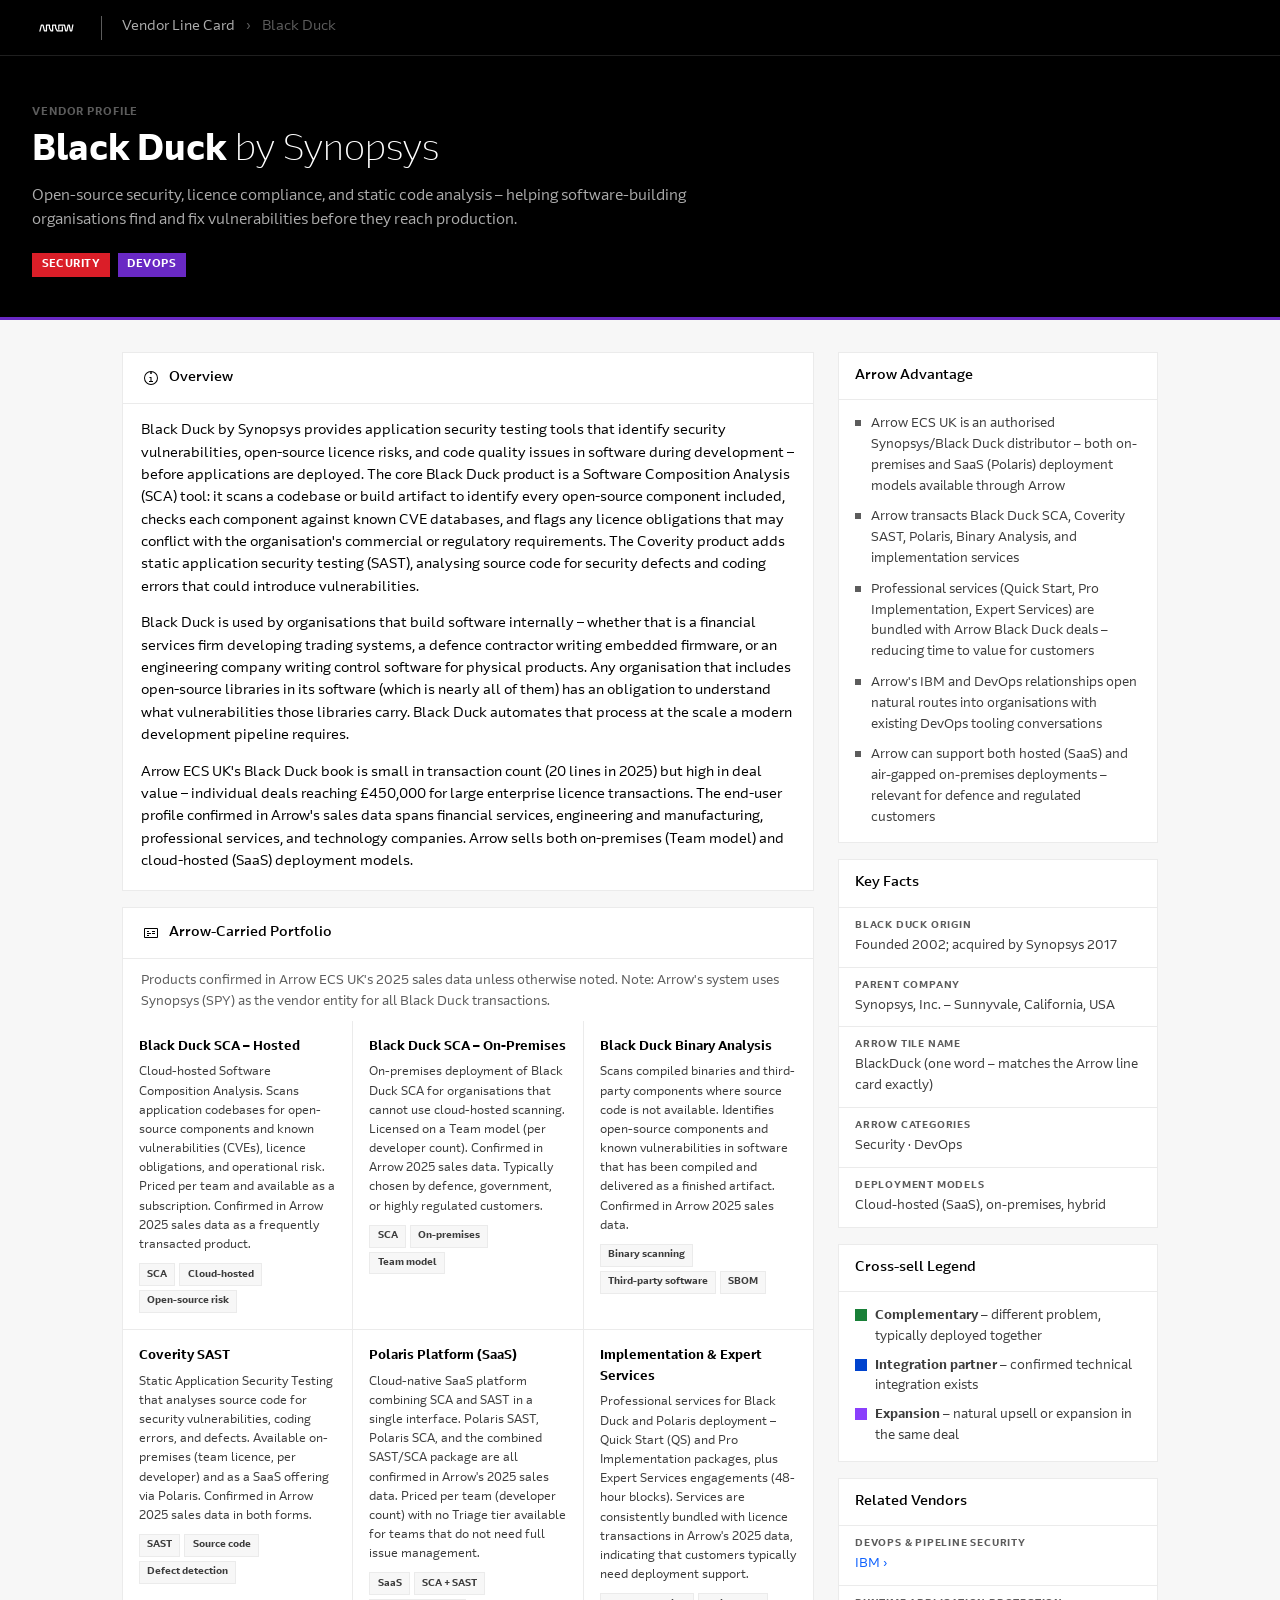
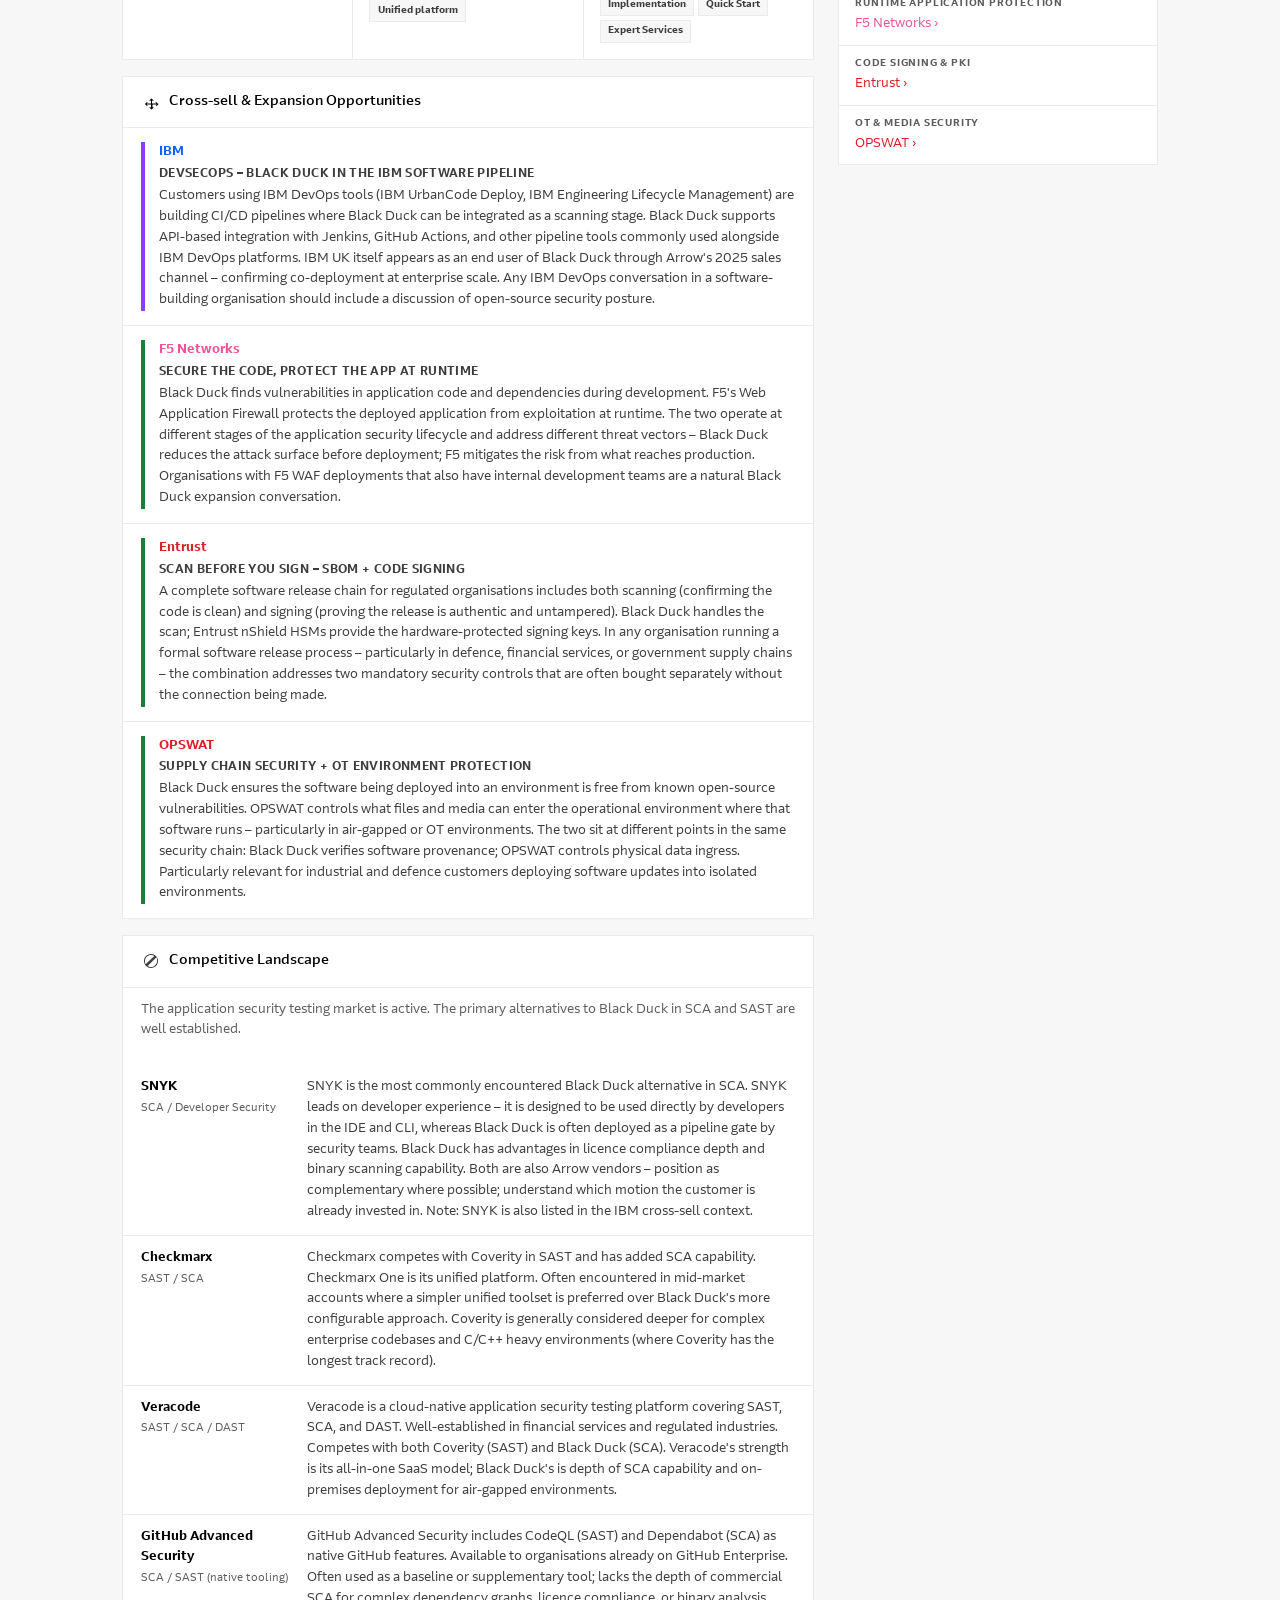
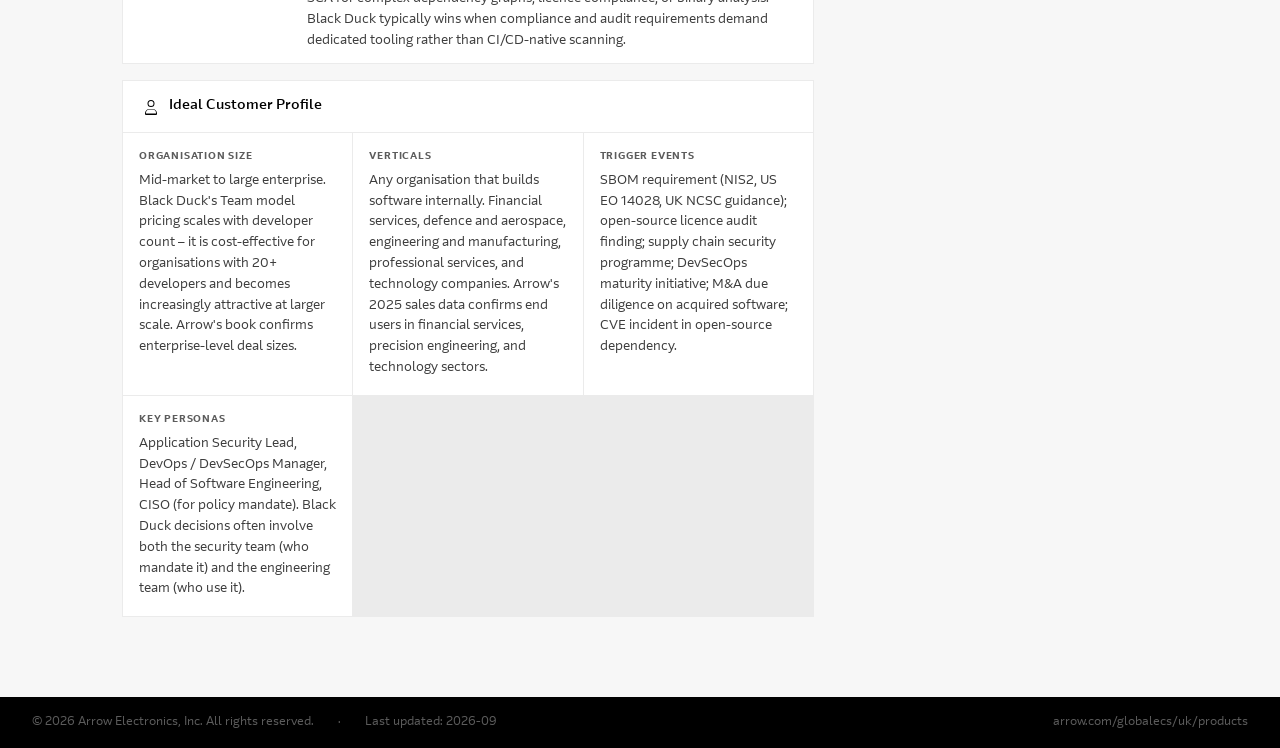
<file: vendors/blackduck.html>
﻿<!DOCTYPE html>
<html lang="en">
<head>
  <meta charset="UTF-8" />
  <meta name="viewport" content="width=device-width, initial-scale=1.0" />
  <title>Black Duck – Arrow ECS UK Vendor Profile</title>
  <link rel="stylesheet" href="../assets/arrow-tokens.css" />
  <style>
    /* ── Category tag colours (functional — retained as-is) ── */
    :root {
      --tag-dc:       #0f62fe;
      --tag-bi:       #8a3ffc;
      --tag-cloud:    #009d9a;
      --tag-mob:      #198038;
      --tag-sec:      #da1e28;
      --tag-net:      #ee5396;
      --tag-iot:      #ff832b;
      --tag-arrow:    #0043ce;
      --tag-devops:   #6929c4;
      /* Cross-sell badge colours — functional indicators, retained */
      --badge-complement: #198038;
      --badge-partner:    #0043ce;
      --badge-expand:     #8a3ffc;
    }

    *, *::before, *::after { box-sizing: border-box; margin: 0; padding: 0; }

    body {
      font-family: var(--arrow-font-text);
      font-size: 14px;
      line-height: 1.6;
      background: var(--arrow-color-bg-secondary);
      color: var(--arrow-color-text-primary);
    }

    header {
      background: var(--arrow-color-bg-inverse);
      color: var(--arrow-color-text-inverse);
      padding: 0 2rem;
      display: flex;
      align-items: center;
      height: 56px;
      position: sticky;
      top: 0;
      z-index: var(--arrow-z-sticky);
      border-bottom: 1px solid var(--arrow-color-neutral-800);
    }
    .logo { font-size: 14px; font-weight: 600; color: var(--arrow-color-text-inverse); text-decoration: none; margin-right: 1.5rem; }
    .divider { width: 1px; height: 24px; background: var(--arrow-color-neutral-600); margin: 0 1.25rem; }
    .breadcrumb { font-size: 14px; color: var(--arrow-color-text-tertiary); }
    .breadcrumb a { color: var(--arrow-color-neutral-400); text-decoration: none; }
    .breadcrumb a:hover { text-decoration: underline; }
    .breadcrumb span { margin: 0 0.5rem; color: var(--arrow-color-text-tertiary); }
    .header-logo { display:flex; align-items:center; text-decoration:none; flex-shrink:0; }

    .hero {
      background: var(--arrow-color-bg-inverse);
      color: var(--arrow-color-text-inverse);
      padding: 3rem 2rem 2.5rem;
      border-bottom: 3px solid var(--tag-devops);
    }
    .hero-inner { max-width: 900px; }
    .vendor-label { font-size: 11px; font-weight: 600; letter-spacing: 0.08em; text-transform: uppercase; color: var(--arrow-color-text-tertiary); margin-bottom: 0.5rem; }
    .hero h1 { font-size: 2.25rem; font-family: var(--arrow-font-display); font-weight: 300; line-height: 1.2; margin-bottom: 0.75rem; }
    .hero h1 strong { font-weight: 600; }
    .tagline { font-size: 15px; color: var(--arrow-color-neutral-400); max-width: 680px; margin-bottom: 1.25rem; }
    .hero-tags { display: flex; flex-wrap: wrap; gap: 0.5rem; }
    .hero-tag { font-size: 11px; font-weight: 600; letter-spacing: 0.04em; text-transform: uppercase; padding: 0.2rem 0.6rem; color: #fff; }

    .page-body {
      max-width: 1100px; margin: 0 auto; padding: 2rem;
      display: grid; grid-template-columns: 1fr 320px; gap: 1.5rem; align-items: start;
    }
    @media (max-width: 800px) { .page-body { grid-template-columns: 1fr; } }

    .section { background: var(--arrow-color-surface-default); border: 1px solid var(--arrow-color-border-subtle); margin-bottom: 1rem; }
    .section-header { padding: 0.875rem 1.125rem; border-bottom: 1px solid var(--arrow-color-border-subtle); display: flex; align-items: center; gap: 0.5rem; }
    .section-header h2 { font-size: 14px; font-weight: var(--arrow-font-weight-medium); font-family: var(--arrow-font-text); color: var(--arrow-color-text-primary); }
    .section-icon { display: flex; align-items: center; justify-content: center; width: 20px; height: 20px; flex-shrink: 0; }
    .section-body { padding: 1rem 1.125rem; }
    .section-body p { margin-bottom: 0.875rem; }
    .section-body p:last-child { margin-bottom: 0; }

    .product-grid { display: grid; grid-template-columns: repeat(auto-fill, minmax(220px, 1fr)); gap: 1px; background: var(--arrow-color-border-subtle); }
    .product-card { background: var(--arrow-color-surface-default); padding: 1rem; }
    .product-card-name { font-size: 13px; font-weight: 600; margin-bottom: 0.375rem; }
    .product-card-desc { font-size: 12px; color: var(--arrow-color-text-secondary); margin-bottom: 0.5rem; }
    .product-card-tags { display: flex; flex-wrap: wrap; gap: 0.25rem; }
    .mini-tag { font-size: 10px; font-weight: 600; background: var(--arrow-color-bg-secondary); color: var(--arrow-color-text-secondary); padding: 0.15rem 0.45rem; border: 1px solid var(--arrow-color-border-subtle); }

    .crosssell-list { }
    .crosssell-item { display: grid; grid-template-columns: auto 1fr; grid-template-rows: auto auto auto; column-gap: 0.875rem; row-gap: 0.125rem; padding: 0.875rem 1.125rem; border-bottom: 1px solid var(--arrow-color-border-subtle); }
    .crosssell-item:last-child { border-bottom: none; }
    .crosssell-badge { grid-row: 1 / 4; width: 4px; border-radius: 0; align-self: stretch; }
    .badge-complement { background: var(--badge-complement); }
    .badge-partner    { background: var(--badge-partner); }
    .badge-expand     { background: var(--badge-expand); }
    .crosssell-vendor { font-size: 13px; font-weight: 600; color: var(--arrow-color-text-link); text-decoration: none; }
    .crosssell-vendor:hover { text-decoration: underline; color: var(--arrow-color-text-link-hover); }
    .crosssell-play { font-size: 12px; font-weight: 600; color: var(--arrow-color-text-secondary); text-transform: uppercase; letter-spacing: 0.03em; }
    .crosssell-why { font-size: 13px; color: var(--arrow-color-text-secondary); }

    .competitor-list { }
    .competitor-item { display: grid; grid-template-columns: 150px 1fr; gap: 1rem; padding: 0.75rem 1.125rem; border-bottom: 1px solid var(--arrow-color-border-subtle); }
    .competitor-item:last-child { border-bottom: none; }
    @media (max-width: 600px) { .competitor-item { grid-template-columns: 1fr; } }
    .competitor-name { font-size: 13px; font-weight: 600; }
    .competitor-space { font-size: 11px; color: var(--arrow-color-text-tertiary); margin-top: 0.125rem; }
    .competitor-note { font-size: 13px; color: var(--arrow-color-text-secondary); }

    .icp-grid { display: grid; grid-template-columns: repeat(auto-fill, minmax(180px, 1fr)); gap: 1px; background: var(--arrow-color-border-subtle); }
    .icp-card { background: var(--arrow-color-surface-default); padding: 1rem; }
    .icp-label { font-size: 10px; font-weight: 600; text-transform: uppercase; letter-spacing: 0.08em; color: var(--arrow-color-text-tertiary); margin-bottom: 0.375rem; }
    .icp-value { font-size: 13px; color: var(--arrow-color-text-secondary); }

    .sidebar-col { }
    .sidebar-card { background: var(--arrow-color-surface-default); border: 1px solid var(--arrow-color-border-subtle); margin-bottom: 1rem; }
    .sidebar-card .section-header { padding: 0.75rem 1rem; }
    .sidebar-card .section-body { padding: 0.875rem 1rem; }

    .arrow-advantage-list { list-style: none; display: flex; flex-direction: column; gap: 0.625rem; }
    .arrow-advantage-list li { font-size: 13px; color: var(--arrow-color-text-secondary); padding-left: 1rem; position: relative; }
    .arrow-advantage-list li::before {
      content: '';
      position: absolute;
      left: 0; top: 0.45em;
      width: 6px; height: 6px;
      background: var(--arrow-color-neutral-600); }

    .key-facts { }
    .key-fact { padding: 0.625rem 1rem; border-bottom: 1px solid var(--arrow-color-border-subtle); }
    .key-fact:last-child { border-bottom: none; }
    .key-fact-label { font-size: 10px; font-weight: 600; text-transform: uppercase; letter-spacing: 0.08em; color: var(--arrow-color-text-tertiary); }
    .key-fact-value { font-size: 13px; color: var(--arrow-color-text-secondary); margin-top: 0.125rem; }

    .legend { display: flex; flex-direction: column; gap: 0.5rem; }
    .legend-item { display: flex; align-items: flex-start; gap: 0.5rem; font-size: 13px; color: var(--arrow-color-text-secondary); }
    .legend-swatch { width: 12px; height: 12px; flex-shrink: 0; margin-top: 3px; }

    footer {
      background: var(--arrow-color-bg-inverse); color: var(--arrow-color-text-tertiary); padding: 1rem 2rem; font-size: 12px;
      display: flex; align-items: center; gap: 0.5rem; margin-top: 2rem;
    }
    footer a { color: var(--arrow-color-text-tertiary); text-decoration: none; }
    footer a:hover { text-decoration: underline; }
  </style>
</head>
<body>

<header>
  <a class="header-logo" href="../index.html" aria-label="Arrow Electronics">
    <svg viewBox="0 0 399.3 180" xmlns="http://www.w3.org/2000/svg" style="height:22px;width:auto;" aria-hidden="true" focusable="false">
      <path fill="#FFFFFF" d="M64.9,120c-0.4,0-0.8,0-1.2-0.1c-2.6-0.6-4.3-3.3-3.6-5.9L72,64.7c0.5-2.2,2.5-3.8,4.8-3.8h13.4c2.3,0,4.3,1.6,4.8,3.8l10.7,44.6h7.8V65.8c0-2.7,2.2-4.9,4.9-4.9H143c2.7,0,4.9,2.2,4.9,4.9v22.5l11.4,21h4.7V65.8c0-2.7,2.2-4.9,4.9-4.9h24.6c2.7,0,4.9,2.2,4.9,4.9v22.5l11.4,21h33.8V80.6c0-2.7,2.2-4.9,4.9-4.9c2.7,0,4.9,2.2,4.9,4.9v33.6c0,2.7-2.2,4.9-4.9,4.9h-41.6c-1.8,0-3.5-1-4.3-2.6l-13.4-24.6c-0.4-0.7-0.6-1.5-0.6-2.4V70.7h-14.8v43.4c0,2.7-2.2,4.9-4.9,4.9h-12.5c-1.8,0-3.5-1-4.3-2.6l-13.4-24.6c-0.4-0.7-0.6-1.5-0.6-2.4V70.7h-14.8v43.4c0,2.7-2.2,4.9-4.9,4.9h-16.6c-2.3,0-4.3-1.6-4.8-3.8L86.3,70.7h-5.7l-10.9,45.5C69.2,118.5,67.2,120,64.9,120z"/>
      <path fill="#FFFFFF" d="M324.8,119.1h-10.7c-2.4,0-4.4-1.7-4.8-4l-8.6-44.4h-1.3l-8.6,44.4c-0.5,2.3-2.5,4-4.8,4h-10.7c-2.4,0-4.4-1.7-4.8-4l-8.6-44.4h-38v28.7c0,2.7-2.2,4.9-4.9,4.9c-2.7,0-4.9-2.2-4.9-4.9V65.8c0-2.7,2.2-4.9,4.9-4.9h47c2.4,0,4.4,1.7,4.8,4l8.6,44.4h2.6l8.6-44.4c0.5-2.3,2.5-4,4.8-4h9.4c2.4,0,4.4,1.7,4.8,4l8.6,44.4h2.6l8.8-45.3c0.5-2.7,3.1-4.4,5.8-3.9c2.7,0.5,4.4,3.1,3.9,5.8l-9.6,49.2C329.2,117.4,327.2,119.1,324.8,119.1z"/>
    </svg>
  </a>
  <div class="header-divider" style="width:1px;height:24px;background:var(--arrow-color-neutral-600);margin:0 1.25rem;flex-shrink:0;"></div>
  <nav class="breadcrumb">
    <a href="../index.html">Vendor Line Card</a>
    <span>›</span>
    Black Duck
  </nav>
</header>

<div class="hero">
  <div class="hero-inner">
    <div class="vendor-label">Vendor Profile</div>
    <h1><strong>Black Duck</strong> <span style="font-weight:300;">by Synopsys</span></h1>
    <p class="tagline">Open-source security, licence compliance, and static code analysis – helping software-building organisations find and fix vulnerabilities before they reach production.</p>
    <div class="hero-tags">
      <span class="hero-tag" style="background:var(--tag-sec)">Security</span>
      <span class="hero-tag" style="background:var(--tag-devops)">DevOps</span>
    </div>
  </div>
</div>

<div class="page-body">
  <div class="main-col">

    <!-- Overview -->
    <div class="section">
      <div class="section-header">
        <div class="section-icon">
          <svg width="16" height="16" viewBox="0 0 32 32" fill="var(--arrow-color-text-primary)"><path d="M17 22v-8h-4v2h2v6h-3v2h8v-2h-3zm-1-18a2 2 0 1 0 2 2 2 2 0 0 0-2-2z"/><path d="M16 2A14 14 0 1 0 30 16 14.016 14.016 0 0 0 16 2zm0 26A12 12 0 1 1 28 16 12.014 12.014 0 0 1 16 28z"/></svg>
        </div>
        <h2>Overview</h2>
      </div>
      <div class="section-body">
        <p>Black Duck by Synopsys provides application security testing tools that identify security vulnerabilities, open-source licence risks, and code quality issues in software during development – before applications are deployed. The core Black Duck product is a Software Composition Analysis (SCA) tool: it scans a codebase or build artifact to identify every open-source component included, checks each component against known CVE databases, and flags any licence obligations that may conflict with the organisation's commercial or regulatory requirements. The Coverity product adds static application security testing (SAST), analysing source code for security defects and coding errors that could introduce vulnerabilities.</p>
        <p>Black Duck is used by organisations that build software internally – whether that is a financial services firm developing trading systems, a defence contractor writing embedded firmware, or an engineering company writing control software for physical products. Any organisation that includes open-source libraries in its software (which is nearly all of them) has an obligation to understand what vulnerabilities those libraries carry. Black Duck automates that process at the scale a modern development pipeline requires.</p>
        <p>Arrow ECS UK's Black Duck book is small in transaction count (20 lines in 2025) but high in deal value – individual deals reaching £450,000 for large enterprise licence transactions. The end-user profile confirmed in Arrow's sales data spans financial services, engineering and manufacturing, professional services, and technology companies. Arrow sells both on-premises (Team model) and cloud-hosted (SaaS) deployment models.</p>
      </div>
    </div>

    <!-- Portfolio -->
    <div class="section">
      <div class="section-header">
        <div class="section-icon">
          <svg width="16" height="16" viewBox="0 0 32 32" fill="var(--arrow-color-text-primary)"><path d="M28 6H4a2 2 0 0 0-2 2v16a2 2 0 0 0 2 2h24a2 2 0 0 0 2-2V8a2 2 0 0 0-2-2zm0 18H4V8h24z"/><path d="M8 12h4v2H8zm0 4h8v2H8zm0 4h4v2H8zm10-8h6v2h-6zm0 4h6v2h-6z"/></svg>
        </div>
        <h2>Arrow-Carried Portfolio</h2>
      </div>
      <div class="section-body" style="padding:0.75rem 1.125rem 0.5rem;">
        <p style="font-size:13px; color:var(--arrow-color-text-tertiary);">Products confirmed in Arrow ECS UK's 2025 sales data unless otherwise noted. Note: Arrow's system uses Synopsys (SPY) as the vendor entity for all Black Duck transactions.</p>
      </div>
      <div class="product-grid">

        <div class="product-card">
          <div class="product-card-name">Black Duck SCA – Hosted</div>
          <div class="product-card-desc">Cloud-hosted Software Composition Analysis. Scans application codebases for open-source components and known vulnerabilities (CVEs), licence obligations, and operational risk. Priced per team and available as a subscription. Confirmed in Arrow 2025 sales data as a frequently transacted product.</div>
          <div class="product-card-tags">
            <span class="mini-tag">SCA</span>
            <span class="mini-tag">Cloud-hosted</span>
            <span class="mini-tag">Open-source risk</span>
          </div>
        </div>

        <div class="product-card">
          <div class="product-card-name">Black Duck SCA – On-Premises</div>
          <div class="product-card-desc">On-premises deployment of Black Duck SCA for organisations that cannot use cloud-hosted scanning. Licensed on a Team model (per developer count). Confirmed in Arrow 2025 sales data. Typically chosen by defence, government, or highly regulated customers.</div>
          <div class="product-card-tags">
            <span class="mini-tag">SCA</span>
            <span class="mini-tag">On-premises</span>
            <span class="mini-tag">Team model</span>
          </div>
        </div>

        <div class="product-card">
          <div class="product-card-name">Black Duck Binary Analysis</div>
          <div class="product-card-desc">Scans compiled binaries and third-party components where source code is not available. Identifies open-source components and known vulnerabilities in software that has been compiled and delivered as a finished artifact. Confirmed in Arrow 2025 sales data.</div>
          <div class="product-card-tags">
            <span class="mini-tag">Binary scanning</span>
            <span class="mini-tag">Third-party software</span>
            <span class="mini-tag">SBOM</span>
          </div>
        </div>

        <div class="product-card">
          <div class="product-card-name">Coverity SAST</div>
          <div class="product-card-desc">Static Application Security Testing that analyses source code for security vulnerabilities, coding errors, and defects. Available on-premises (team licence, per developer) and as a SaaS offering via Polaris. Confirmed in Arrow 2025 sales data in both forms.</div>
          <div class="product-card-tags">
            <span class="mini-tag">SAST</span>
            <span class="mini-tag">Source code</span>
            <span class="mini-tag">Defect detection</span>
          </div>
        </div>

        <div class="product-card">
          <div class="product-card-name">Polaris Platform (SaaS)</div>
          <div class="product-card-desc">Cloud-native SaaS platform combining SCA and SAST in a single interface. Polaris SAST, Polaris SCA, and the combined SAST/SCA package are all confirmed in Arrow's 2025 sales data. Priced per team (developer count) with no Triage tier available for teams that do not need full issue management.</div>
          <div class="product-card-tags">
            <span class="mini-tag">SaaS</span>
            <span class="mini-tag">SCA + SAST</span>
            <span class="mini-tag">Unified platform</span>
          </div>
        </div>

        <div class="product-card">
          <div class="product-card-name">Implementation &amp; Expert Services</div>
          <div class="product-card-desc">Professional services for Black Duck and Polaris deployment – Quick Start (QS) and Pro Implementation packages, plus Expert Services engagements (48-hour blocks). Services are consistently bundled with licence transactions in Arrow's 2025 data, indicating that customers typically need deployment support.</div>
          <div class="product-card-tags">
            <span class="mini-tag">Implementation</span>
            <span class="mini-tag">Quick Start</span>
            <span class="mini-tag">Expert Services</span>
          </div>
        </div>

      </div>
    </div>

    <!-- Cross-sell -->
    <div class="section">
      <div class="section-header">
        <div class="section-icon">
          <svg width="16" height="16" viewBox="0 0 32 32" fill="var(--arrow-color-text-primary)"><path d="M29.707 19.293l-3-3a1 1 0 0 0-1.414 1.414L26.586 19H18v-6.586l1.293 1.293a1 1 0 0 0 1.414-1.414l-3-3a1 1 0 0 0-1.414 0l-3 3a1 1 0 1 0 1.414 1.414L16 12.414V19H7.414l1.293-1.293a1 1 0 1 0-1.414-1.414l-3 3a1 1 0 0 0 0 1.414l3 3a1 1 0 0 0 1.414-1.414L7.414 21H16v6.586l-1.293-1.293a1 1 0 0 0-1.414 1.414l3 3a1 1 0 0 0 1.414 0l3-3a1 1 0 0 0-1.414-1.414L19 27.586V21h8.586l-1.293 1.293a1 1 0 0 0 1.414 1.414l3-3a1 1 0 0 0 0-1.414z"/></svg>
        </div>
        <h2>Cross-sell &amp; Expansion Opportunities</h2>
      </div>
      <div class="section-body" style="padding:0">
        <div class="crosssell-list">

          <!-- EVIDENCE: Complementary – validated conceptually. IBM DevOps tools (UrbanCode) and IBM Cloud environments are common in enterprise customers; Black Duck integrates with CI/CD pipelines including those using IBM tooling. IBM UK appears as a Black Duck end user in Arrow's 2025 sales data. -->
          <div class="crosssell-item">
            <div class="crosssell-badge badge-expand"></div>
            <a class="crosssell-vendor" href="ibm.html" style="color:var(--tag-dc)">IBM</a>
            <div class="crosssell-play">DevSecOps – Black Duck in the IBM Software Pipeline</div>
            <div class="crosssell-why">Customers using IBM DevOps tools (IBM UrbanCode Deploy, IBM Engineering Lifecycle Management) are building CI/CD pipelines where Black Duck can be integrated as a scanning stage. Black Duck supports API-based integration with Jenkins, GitHub Actions, and other pipeline tools commonly used alongside IBM DevOps platforms. IBM UK itself appears as an end user of Black Duck through Arrow's 2025 sales channel – confirming co-deployment at enterprise scale. Any IBM DevOps conversation in a software-building organisation should include a discussion of open-source security posture.</div>
          </div>

          <!-- EVIDENCE: Complementary – validated conceptually. Black Duck scans code in the SDLC; F5 WAF protects the deployed application at runtime. Different lifecycle stages, common in the same environment. -->
          <div class="crosssell-item">
            <div class="crosssell-badge badge-complement"></div>
            <a class="crosssell-vendor" href="f5.html" style="color:var(--tag-net)">F5 Networks</a>
            <div class="crosssell-play">Secure the Code, Protect the App at Runtime</div>
            <div class="crosssell-why">Black Duck finds vulnerabilities in application code and dependencies during development. F5's Web Application Firewall protects the deployed application from exploitation at runtime. The two operate at different stages of the application security lifecycle and address different threat vectors – Black Duck reduces the attack surface before deployment; F5 mitigates the risk from what reaches production. Organisations with F5 WAF deployments that also have internal development teams are a natural Black Duck expansion conversation.</div>
          </div>

          <!-- EVIDENCE: Complementary – validated conceptually. Entrust nShield HSMs protect code signing keys; Black Duck validates the code before it is signed. Common DevSecOps pipeline pattern for regulated software releases. -->
          <div class="crosssell-item">
            <div class="crosssell-badge badge-complement"></div>
            <a class="crosssell-vendor" href="entrust.html" style="color:var(--tag-sec)">Entrust</a>
            <div class="crosssell-play">Scan Before You Sign – SBOM + Code Signing</div>
            <div class="crosssell-why">A complete software release chain for regulated organisations includes both scanning (confirming the code is clean) and signing (proving the release is authentic and untampered). Black Duck handles the scan; Entrust nShield HSMs provide the hardware-protected signing keys. In any organisation running a formal software release process – particularly in defence, financial services, or government supply chains – the combination addresses two mandatory security controls that are often bought separately without the connection being made.</div>
          </div>

          <!-- EVIDENCE: Complementary – validated conceptually. Black Duck secures the software supply chain; OPSWAT secures the media ingress point for that software in OT/CNI environments. -->
          <div class="crosssell-item">
            <div class="crosssell-badge badge-complement"></div>
            <a class="crosssell-vendor" href="opswat.html" style="color:var(--tag-sec)">OPSWAT</a>
            <div class="crosssell-play">Supply Chain Security + OT Environment Protection</div>
            <div class="crosssell-why">Black Duck ensures the software being deployed into an environment is free from known open-source vulnerabilities. OPSWAT controls what files and media can enter the operational environment where that software runs – particularly in air-gapped or OT environments. The two sit at different points in the same security chain: Black Duck verifies software provenance; OPSWAT controls physical data ingress. Particularly relevant for industrial and defence customers deploying software updates into isolated environments.</div>
          </div>

        </div>
      </div>
    </div>

    <!-- Competitors -->
    <div class="section">
      <div class="section-header">
        <div class="section-icon">
          <svg width="16" height="16" viewBox="0 0 32 32" fill="var(--arrow-color-text-secondary)"><path d="M16 2C8.268 2 2 8.268 2 16s6.268 14 14 14 14-6.268 14-14S23.732 2 16 2zm0 2c2.495 0 4.813.768 6.734 2.079L5.08 22.734A11.943 11.943 0 0 1 4 16C4 9.373 9.373 4 16 4zm0 24c-2.495 0-4.813-.768-6.734-2.079l17.655-17.655A11.943 11.943 0 0 1 28 16c0 6.627-5.373 12-12 12z"/></svg>
        </div>
        <h2>Competitive Landscape</h2>
      </div>
      <div class="section-body" style="padding:0.75rem 1.125rem 0.5rem;">
        <p style="font-size:13px; color:var(--arrow-color-text-tertiary); margin-bottom:1rem;">The application security testing market is active. The primary alternatives to Black Duck in SCA and SAST are well established.</p>
      </div>
      <div class="competitor-list">

        <div class="competitor-item">
          <div>
            <div class="competitor-name">SNYK</div>
            <div class="competitor-space">SCA / Developer Security</div>
          </div>
          <div class="competitor-note">SNYK is the most commonly encountered Black Duck alternative in SCA. SNYK leads on developer experience – it is designed to be used directly by developers in the IDE and CLI, whereas Black Duck is often deployed as a pipeline gate by security teams. Black Duck has advantages in licence compliance depth and binary scanning capability. Both are also Arrow vendors – position as complementary where possible; understand which motion the customer is already invested in. Note: SNYK is also listed in the IBM cross-sell context.</div>
        </div>

        <div class="competitor-item">
          <div>
            <div class="competitor-name">Checkmarx</div>
            <div class="competitor-space">SAST / SCA</div>
          </div>
          <div class="competitor-note">Checkmarx competes with Coverity in SAST and has added SCA capability. Checkmarx One is its unified platform. Often encountered in mid-market accounts where a simpler unified toolset is preferred over Black Duck's more configurable approach. Coverity is generally considered deeper for complex enterprise codebases and C/C++ heavy environments (where Coverity has the longest track record).</div>
        </div>

        <div class="competitor-item">
          <div>
            <div class="competitor-name">Veracode</div>
            <div class="competitor-space">SAST / SCA / DAST</div>
          </div>
          <div class="competitor-note">Veracode is a cloud-native application security testing platform covering SAST, SCA, and DAST. Well-established in financial services and regulated industries. Competes with both Coverity (SAST) and Black Duck (SCA). Veracode's strength is its all-in-one SaaS model; Black Duck's is depth of SCA capability and on-premises deployment for air-gapped environments.</div>
        </div>

        <div class="competitor-item">
          <div>
            <div class="competitor-name">GitHub Advanced Security</div>
            <div class="competitor-space">SCA / SAST (native tooling)</div>
          </div>
          <div class="competitor-note">GitHub Advanced Security includes CodeQL (SAST) and Dependabot (SCA) as native GitHub features. Available to organisations already on GitHub Enterprise. Often used as a baseline or supplementary tool; lacks the depth of commercial SCA for complex dependency graphs, licence compliance, or binary analysis. Black Duck typically wins when compliance and audit requirements demand dedicated tooling rather than CI/CD-native scanning.</div>
        </div>

      </div>
    </div>

    <!-- ICP -->
    <div class="section">
      <div class="section-header">
        <div class="section-icon">
          <svg width="16" height="16" viewBox="0 0 32 32" fill="var(--arrow-color-text-primary)"><path d="M16 16a7 7 0 1 0-7-7 7 7 0 0 0 7 7zm0-12a5 5 0 1 1-5 5 5 5 0 0 1 5-5zm10 28H6a2 2 0 0 1-2-2v-1a9 9 0 0 1 9-9h6a9 9 0 0 1 9 9v1a2 2 0 0 1-2 2zm-20-3h20v-1a7 7 0 0 0-7-7h-6a7 7 0 0 0-7 7z"/></svg>
        </div>
        <h2>Ideal Customer Profile</h2>
      </div>
      <div class="section-body" style="padding:0">
        <div class="icp-grid">
          <div class="icp-card">
            <div class="icp-label">Organisation Size</div>
            <div class="icp-value">Mid-market to large enterprise. Black Duck's Team model pricing scales with developer count – it is cost-effective for organisations with 20+ developers and becomes increasingly attractive at larger scale. Arrow's book confirms enterprise-level deal sizes.</div>
          </div>
          <div class="icp-card">
            <div class="icp-label">Verticals</div>
            <div class="icp-value">Any organisation that builds software internally. Financial services, defence and aerospace, engineering and manufacturing, professional services, and technology companies. Arrow's 2025 sales data confirms end users in financial services, precision engineering, and technology sectors.</div>
          </div>
          <div class="icp-card">
            <div class="icp-label">Trigger Events</div>
            <div class="icp-value">SBOM requirement (NIS2, US EO 14028, UK NCSC guidance); open-source licence audit finding; supply chain security programme; DevSecOps maturity initiative; M&amp;A due diligence on acquired software; CVE incident in open-source dependency.</div>
          </div>
          <div class="icp-card">
            <div class="icp-label">Key Personas</div>
            <div class="icp-value">Application Security Lead, DevOps / DevSecOps Manager, Head of Software Engineering, CISO (for policy mandate). Black Duck decisions often involve both the security team (who mandate it) and the engineering team (who use it).</div>
          </div>
        </div>
      </div>
    </div>

  </div><!-- /main-col -->

  <!-- SIDEBAR -->
  <div class="sidebar-col">

    <div class="sidebar-card">
      <div class="section-header">
        <h2>Arrow Advantage</h2>
      </div>
      <div class="section-body">
        <ul class="arrow-advantage-list">
          <li>Arrow ECS UK is an authorised Synopsys/Black Duck distributor – both on-premises and SaaS (Polaris) deployment models available through Arrow</li>
          <li>Arrow transacts Black Duck SCA, Coverity SAST, Polaris, Binary Analysis, and implementation services</li>
          <li>Professional services (Quick Start, Pro Implementation, Expert Services) are bundled with Arrow Black Duck deals – reducing time to value for customers</li>
          <li>Arrow's IBM and DevOps relationships open natural routes into organisations with existing DevOps tooling conversations</li>
          <li>Arrow can support both hosted (SaaS) and air-gapped on-premises deployments – relevant for defence and regulated customers</li>
        </ul>
      </div>
    </div>

    <div class="sidebar-card">
      <div class="section-header">
        <h2>Key Facts</h2>
      </div>
      <div class="section-body" style="padding:0">
        <div class="key-facts">
          <div class="key-fact">
            <div class="key-fact-label">Black Duck origin</div>
            <div class="key-fact-value">Founded 2002; acquired by Synopsys 2017</div>
          </div>
          <div class="key-fact">
            <div class="key-fact-label">Parent company</div>
            <div class="key-fact-value">Synopsys, Inc. – Sunnyvale, California, USA</div>
          </div>
          <div class="key-fact">
            <div class="key-fact-label">Arrow tile name</div>
            <div class="key-fact-value">BlackDuck (one word – matches the Arrow line card exactly)</div>
          </div>
          <div class="key-fact">
            <div class="key-fact-label">Arrow Categories</div>
            <div class="key-fact-value">Security · DevOps</div>
          </div>
          <div class="key-fact">
            <div class="key-fact-label">Deployment models</div>
            <div class="key-fact-value">Cloud-hosted (SaaS), on-premises, hybrid</div>
          </div>
        </div>
      </div>
    </div>

    <div class="sidebar-card">
      <div class="section-header">
        <h2>Cross-sell Legend</h2>
      </div>
      <div class="section-body">
        <div class="legend">
          <div class="legend-item">
            <div class="legend-swatch" style="background:var(--badge-complement)"></div>
            <span><strong>Complementary</strong> – different problem, typically deployed together</span>
          </div>
          <div class="legend-item">
            <div class="legend-swatch" style="background:var(--badge-partner)"></div>
            <span><strong>Integration partner</strong> – confirmed technical integration exists</span>
          </div>
          <div class="legend-item">
            <div class="legend-swatch" style="background:var(--badge-expand)"></div>
            <span><strong>Expansion</strong> – natural upsell or expansion in the same deal</span>
          </div>
        </div>
      </div>
    </div>

    <div class="sidebar-card">
      <div class="section-header">
        <h2>Related Vendors</h2>
      </div>
      <div class="section-body" style="padding:0">
        <div class="key-facts">
          <div class="key-fact" style="cursor:pointer;" onclick="window.open('ibm.html','_blank')">
            <div class="key-fact-label">DevOps &amp; Pipeline Security</div>
            <div class="key-fact-value" style="color:var(--tag-dc)">IBM &rsaquo;</div>
          </div>
          <div class="key-fact" style="cursor:pointer;" onclick="window.open('f5.html','_blank')">
            <div class="key-fact-label">Runtime Application Protection</div>
            <div class="key-fact-value" style="color:var(--tag-net)">F5 Networks &rsaquo;</div>
          </div>
          <div class="key-fact" style="cursor:pointer;" onclick="window.open('entrust.html','_blank')">
            <div class="key-fact-label">Code Signing &amp; PKI</div>
            <div class="key-fact-value" style="color:var(--tag-sec)">Entrust &rsaquo;</div>
          </div>
          <div class="key-fact" style="cursor:pointer;" onclick="window.open('opswat.html','_blank')">
            <div class="key-fact-label">OT &amp; Media Security</div>
            <div class="key-fact-value" style="color:var(--tag-sec)">OPSWAT &rsaquo;</div>
          </div>
        </div>
      </div>
    </div>

  </div><!-- /sidebar -->

</div><!-- /page-body -->

<footer>
  <span>© 2026 Arrow Electronics, Inc. All rights reserved.</span>
  <span style="color:var(--arrow-color-text-tertiary); margin: 0 1rem;">·</span>
  <span style="color:var(--arrow-color-text-tertiary)">Last updated: 2026-09</span>
  <a href="https://www.arrow.com/globalecs/uk/products/" style="margin-left:auto;">arrow.com/globalecs/uk/products</a>
</footer>

</body>
</html>
</file>
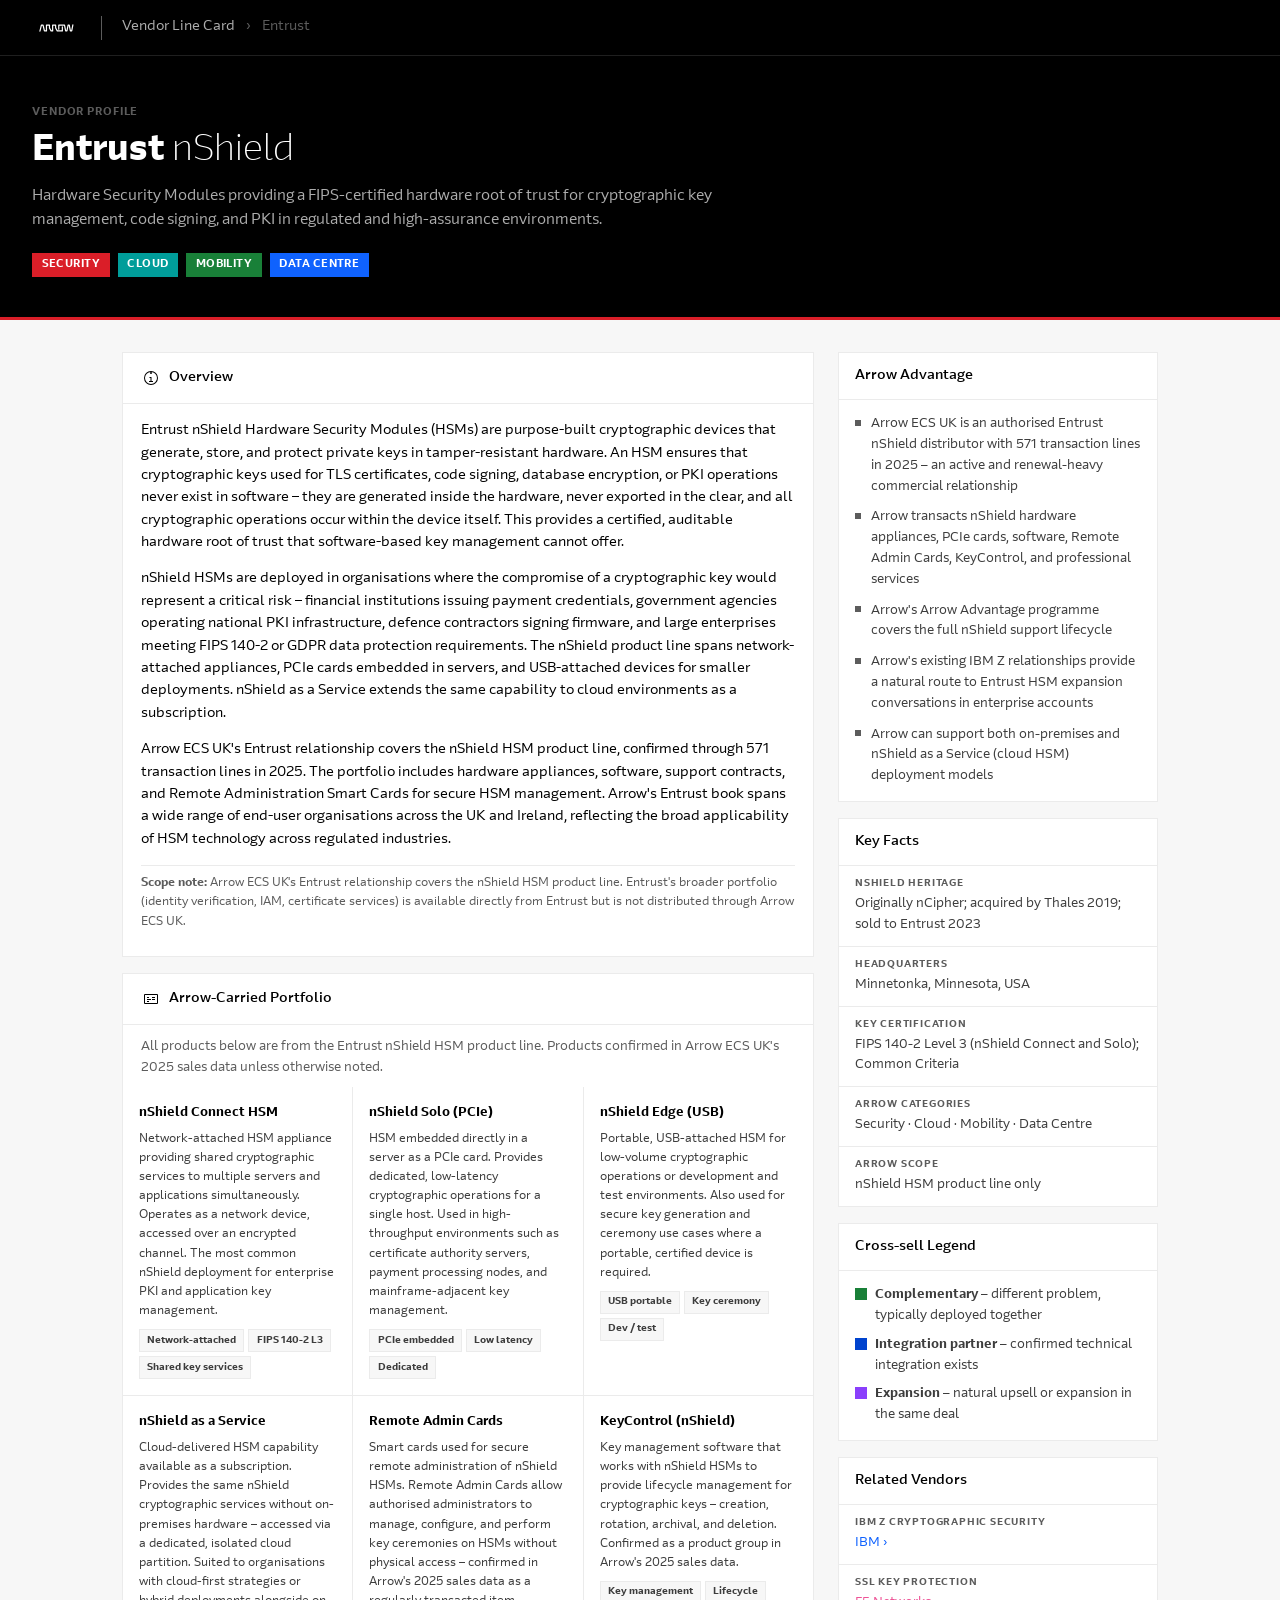
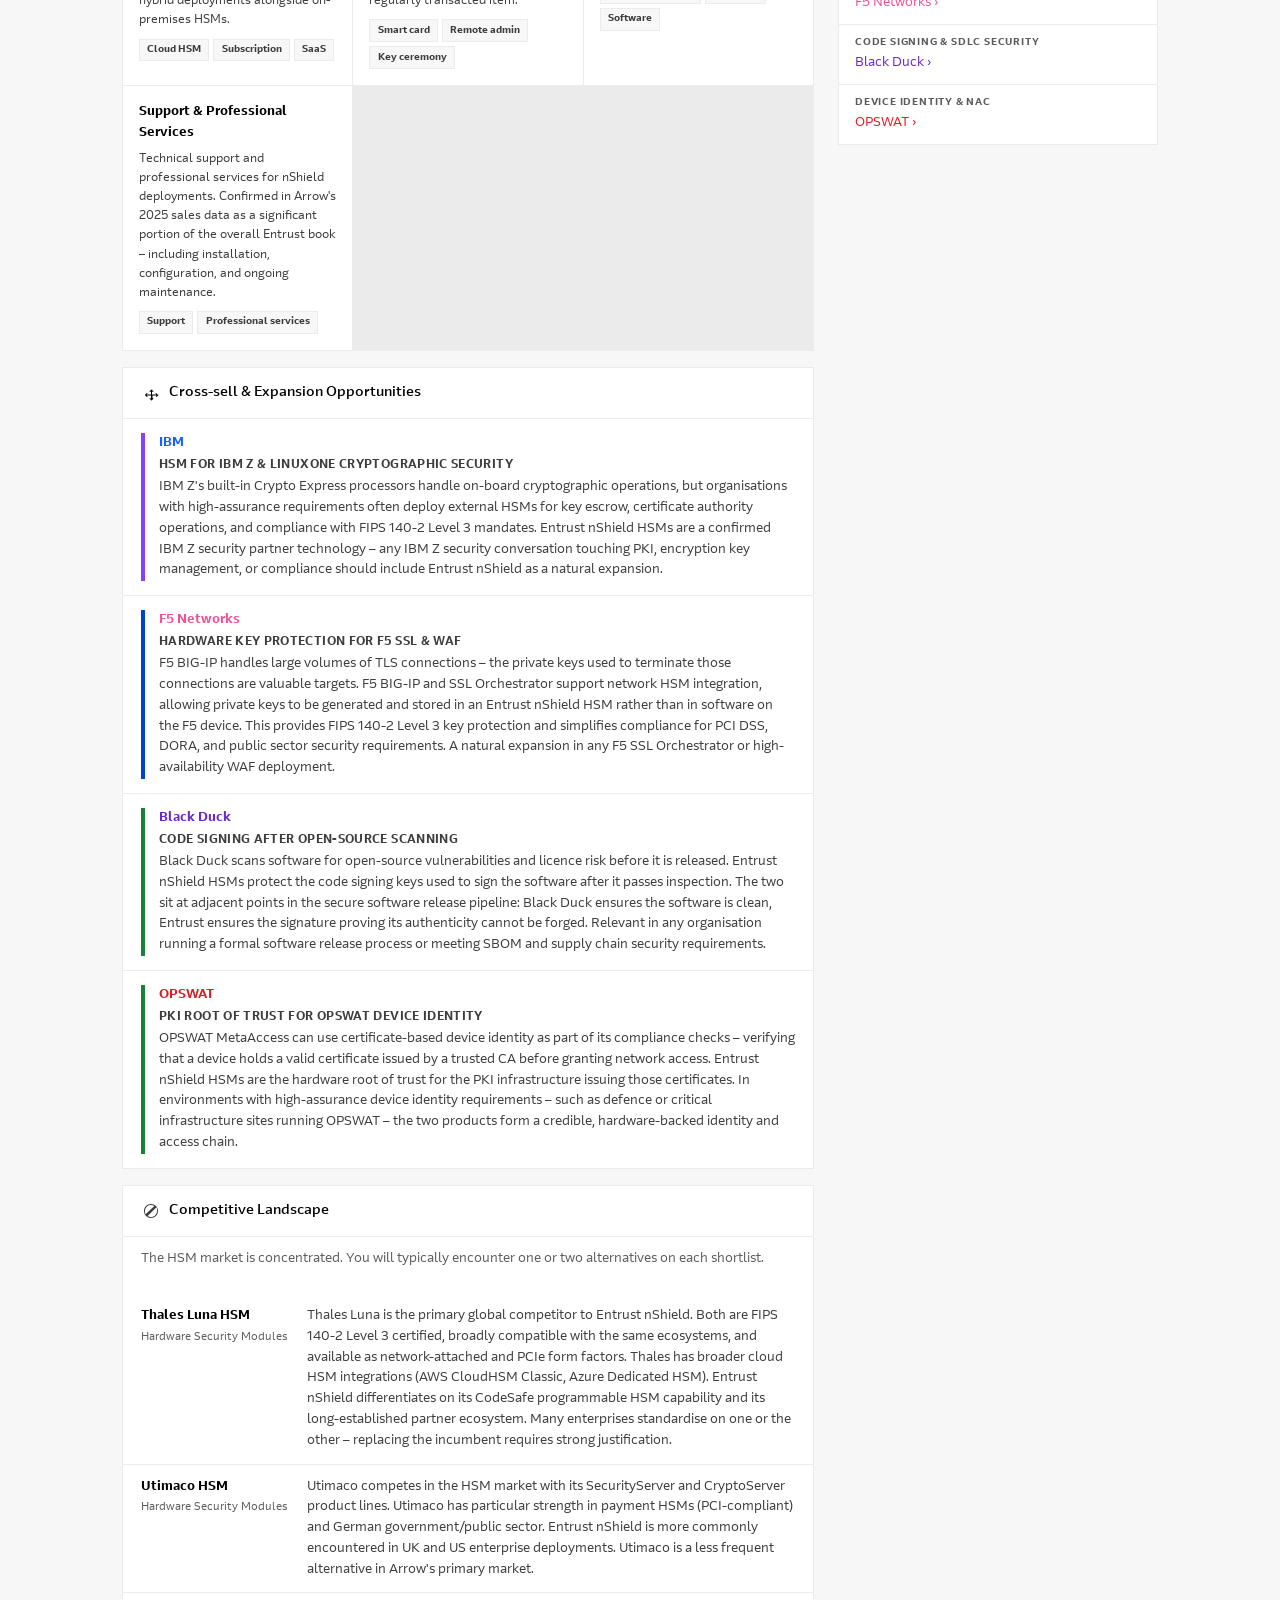
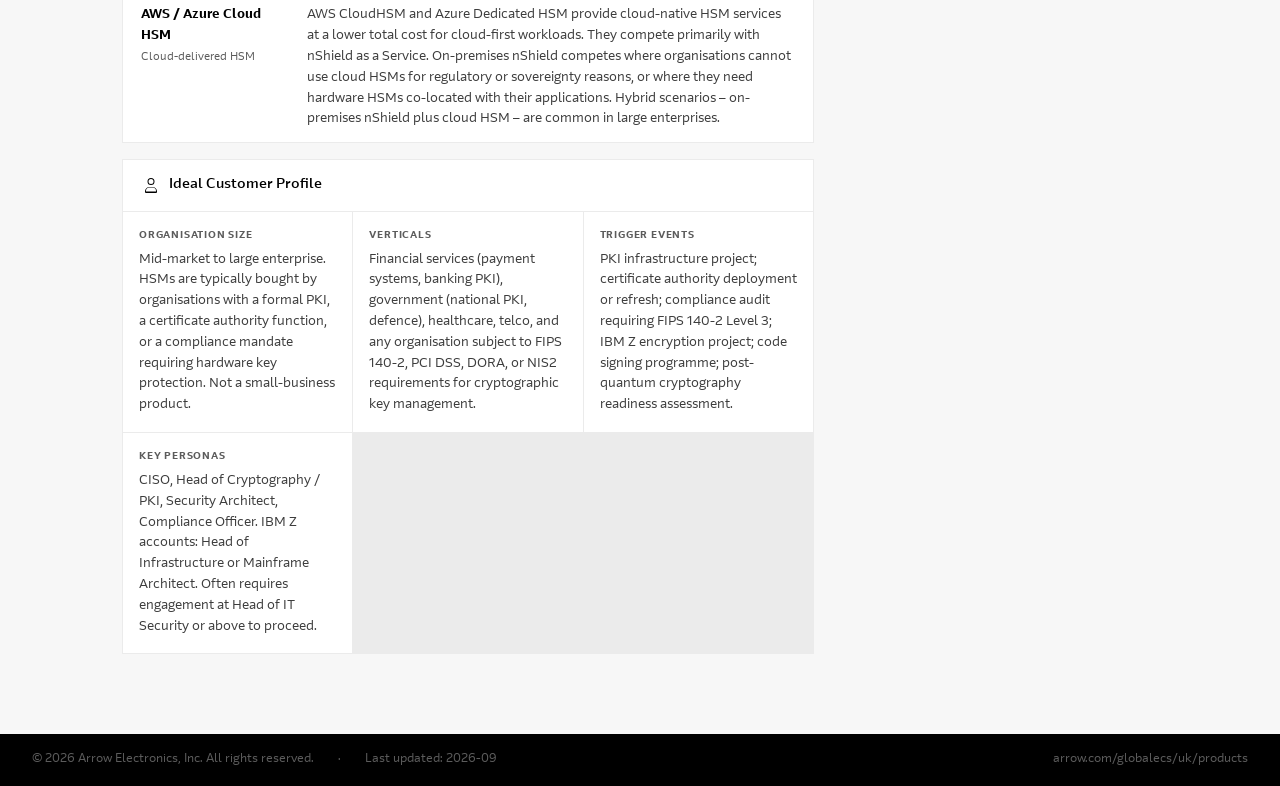
<file: vendors/entrust.html>
﻿<!DOCTYPE html>
<html lang="en">
<head>
  <meta charset="UTF-8" />
  <meta name="viewport" content="width=device-width, initial-scale=1.0" />
  <title>Entrust – Arrow ECS UK Vendor Profile</title>
  <link rel="stylesheet" href="../assets/arrow-tokens.css" />
  <style>
    /* ── Category tag colours (functional — retained as-is) ── */
    :root {
      --tag-dc:       #0f62fe;
      --tag-bi:       #8a3ffc;
      --tag-cloud:    #009d9a;
      --tag-mob:      #198038;
      --tag-sec:      #da1e28;
      --tag-net:      #ee5396;
      --tag-iot:      #ff832b;
      --tag-arrow:    #0043ce;
      --tag-devops:   #6929c4;
      /* Cross-sell badge colours — functional indicators, retained */
      --badge-complement: #198038;
      --badge-partner:    #0043ce;
      --badge-expand:     #8a3ffc;
    }

    *, *::before, *::after { box-sizing: border-box; margin: 0; padding: 0; }

    body {
      font-family: var(--arrow-font-text);
      font-size: 14px;
      line-height: 1.6;
      background: var(--arrow-color-bg-secondary);
      color: var(--arrow-color-text-primary);
    }

    header {
      background: var(--arrow-color-bg-inverse);
      color: var(--arrow-color-text-inverse);
      padding: 0 2rem;
      display: flex;
      align-items: center;
      height: 56px;
      position: sticky;
      top: 0;
      z-index: var(--arrow-z-sticky);
      border-bottom: 1px solid var(--arrow-color-neutral-800);
    }
    .logo { font-size: 14px; font-weight: 600; color: var(--arrow-color-text-inverse); text-decoration: none; margin-right: 1.5rem; }
    .divider { width: 1px; height: 24px; background: var(--arrow-color-neutral-600); margin: 0 1.25rem; }
    .breadcrumb { font-size: 14px; color: var(--arrow-color-text-tertiary); }
    .breadcrumb a { color: var(--arrow-color-neutral-400); text-decoration: none; }
    .breadcrumb a:hover { text-decoration: underline; }
    .breadcrumb span { margin: 0 0.5rem; color: var(--arrow-color-text-tertiary); }
    .header-logo { display:flex; align-items:center; text-decoration:none; flex-shrink:0; }

    .hero {
      background: var(--arrow-color-bg-inverse);
      color: var(--arrow-color-text-inverse);
      padding: 3rem 2rem 2.5rem;
      border-bottom: 3px solid var(--tag-sec);
    }
    .hero-inner { max-width: 900px; }
    .vendor-label { font-size: 11px; font-weight: 600; letter-spacing: 0.08em; text-transform: uppercase; color: var(--arrow-color-text-tertiary); margin-bottom: 0.5rem; }
    .hero h1 { font-size: 2.25rem; font-family: var(--arrow-font-display); font-weight: 300; line-height: 1.2; margin-bottom: 0.75rem; }
    .hero h1 strong { font-weight: 600; }
    .tagline { font-size: 15px; color: var(--arrow-color-neutral-400); max-width: 680px; margin-bottom: 1.25rem; }
    .hero-tags { display: flex; flex-wrap: wrap; gap: 0.5rem; }
    .hero-tag { font-size: 11px; font-weight: 600; letter-spacing: 0.04em; text-transform: uppercase; padding: 0.2rem 0.6rem; color: #fff; }

    .page-body {
      max-width: 1100px; margin: 0 auto; padding: 2rem;
      display: grid; grid-template-columns: 1fr 320px; gap: 1.5rem; align-items: start;
    }
    @media (max-width: 800px) { .page-body { grid-template-columns: 1fr; } }

    .section { background: var(--arrow-color-surface-default); border: 1px solid var(--arrow-color-border-subtle); margin-bottom: 1rem; }
    .section-header { padding: 0.875rem 1.125rem; border-bottom: 1px solid var(--arrow-color-border-subtle); display: flex; align-items: center; gap: 0.5rem; }
    .section-header h2 { font-size: 14px; font-weight: var(--arrow-font-weight-medium); font-family: var(--arrow-font-text); color: var(--arrow-color-text-primary); }
    .section-icon { display: flex; align-items: center; justify-content: center; width: 20px; height: 20px; flex-shrink: 0; }
    .section-body { padding: 1rem 1.125rem; }
    .section-body p { margin-bottom: 0.875rem; }
    .section-body p:last-child { margin-bottom: 0; }

    .product-grid { display: grid; grid-template-columns: repeat(auto-fill, minmax(220px, 1fr)); gap: 1px; background: var(--arrow-color-border-subtle); }
    .product-card { background: var(--arrow-color-surface-default); padding: 1rem; }
    .product-card-name { font-size: 13px; font-weight: 600; margin-bottom: 0.375rem; }
    .product-card-desc { font-size: 12px; color: var(--arrow-color-text-secondary); margin-bottom: 0.5rem; }
    .product-card-tags { display: flex; flex-wrap: wrap; gap: 0.25rem; }
    .mini-tag { font-size: 10px; font-weight: 600; background: var(--arrow-color-bg-secondary); color: var(--arrow-color-text-secondary); padding: 0.15rem 0.45rem; border: 1px solid var(--arrow-color-border-subtle); }

    .crosssell-list { }
    .crosssell-item { display: grid; grid-template-columns: auto 1fr; grid-template-rows: auto auto auto; column-gap: 0.875rem; row-gap: 0.125rem; padding: 0.875rem 1.125rem; border-bottom: 1px solid var(--arrow-color-border-subtle); }
    .crosssell-item:last-child { border-bottom: none; }
    .crosssell-badge { grid-row: 1 / 4; width: 4px; border-radius: 0; align-self: stretch; }
    .badge-complement { background: var(--badge-complement); }
    .badge-partner    { background: var(--badge-partner); }
    .badge-expand     { background: var(--badge-expand); }
    .crosssell-vendor { font-size: 13px; font-weight: 600; color: var(--arrow-color-text-link); text-decoration: none; }
    .crosssell-vendor:hover { text-decoration: underline; color: var(--arrow-color-text-link-hover); }
    .crosssell-play { font-size: 12px; font-weight: 600; color: var(--arrow-color-text-secondary); text-transform: uppercase; letter-spacing: 0.03em; }
    .crosssell-why { font-size: 13px; color: var(--arrow-color-text-secondary); }

    .competitor-list { }
    .competitor-item { display: grid; grid-template-columns: 150px 1fr; gap: 1rem; padding: 0.75rem 1.125rem; border-bottom: 1px solid var(--arrow-color-border-subtle); }
    .competitor-item:last-child { border-bottom: none; }
    @media (max-width: 600px) { .competitor-item { grid-template-columns: 1fr; } }
    .competitor-name { font-size: 13px; font-weight: 600; }
    .competitor-space { font-size: 11px; color: var(--arrow-color-text-tertiary); margin-top: 0.125rem; }
    .competitor-note { font-size: 13px; color: var(--arrow-color-text-secondary); }

    .icp-grid { display: grid; grid-template-columns: repeat(auto-fill, minmax(180px, 1fr)); gap: 1px; background: var(--arrow-color-border-subtle); }
    .icp-card { background: var(--arrow-color-surface-default); padding: 1rem; }
    .icp-label { font-size: 10px; font-weight: 600; text-transform: uppercase; letter-spacing: 0.08em; color: var(--arrow-color-text-tertiary); margin-bottom: 0.375rem; }
    .icp-value { font-size: 13px; color: var(--arrow-color-text-secondary); }

    .sidebar-col { }
    .sidebar-card { background: var(--arrow-color-surface-default); border: 1px solid var(--arrow-color-border-subtle); margin-bottom: 1rem; }
    .sidebar-card .section-header { padding: 0.75rem 1rem; }
    .sidebar-card .section-body { padding: 0.875rem 1rem; }

    .arrow-advantage-list { list-style: none; display: flex; flex-direction: column; gap: 0.625rem; }
    .arrow-advantage-list li { font-size: 13px; color: var(--arrow-color-text-secondary); padding-left: 1rem; position: relative; }
    .arrow-advantage-list li::before {
      content: '';
      position: absolute;
      left: 0; top: 0.45em;
      width: 6px; height: 6px;
      background: var(--arrow-color-neutral-600); }

    .key-facts { }
    .key-fact { padding: 0.625rem 1rem; border-bottom: 1px solid var(--arrow-color-border-subtle); }
    .key-fact:last-child { border-bottom: none; }
    .key-fact-label { font-size: 10px; font-weight: 600; text-transform: uppercase; letter-spacing: 0.08em; color: var(--arrow-color-text-tertiary); }
    .key-fact-value { font-size: 13px; color: var(--arrow-color-text-secondary); margin-top: 0.125rem; }

    .legend { display: flex; flex-direction: column; gap: 0.5rem; }
    .legend-item { display: flex; align-items: flex-start; gap: 0.5rem; font-size: 13px; color: var(--arrow-color-text-secondary); }
    .legend-swatch { width: 12px; height: 12px; flex-shrink: 0; margin-top: 3px; }

    footer {
      background: var(--arrow-color-bg-inverse); color: var(--arrow-color-text-tertiary); padding: 1rem 2rem; font-size: 12px;
      display: flex; align-items: center; gap: 0.5rem; margin-top: 2rem;
    }
    footer a { color: var(--arrow-color-text-tertiary); text-decoration: none; }
    footer a:hover { text-decoration: underline; }
  </style>
</head>
<body>

<header>
  <a class="header-logo" href="../index.html" aria-label="Arrow Electronics">
    <svg viewBox="0 0 399.3 180" xmlns="http://www.w3.org/2000/svg" style="height:22px;width:auto;" aria-hidden="true" focusable="false">
      <path fill="#FFFFFF" d="M64.9,120c-0.4,0-0.8,0-1.2-0.1c-2.6-0.6-4.3-3.3-3.6-5.9L72,64.7c0.5-2.2,2.5-3.8,4.8-3.8h13.4c2.3,0,4.3,1.6,4.8,3.8l10.7,44.6h7.8V65.8c0-2.7,2.2-4.9,4.9-4.9H143c2.7,0,4.9,2.2,4.9,4.9v22.5l11.4,21h4.7V65.8c0-2.7,2.2-4.9,4.9-4.9h24.6c2.7,0,4.9,2.2,4.9,4.9v22.5l11.4,21h33.8V80.6c0-2.7,2.2-4.9,4.9-4.9c2.7,0,4.9,2.2,4.9,4.9v33.6c0,2.7-2.2,4.9-4.9,4.9h-41.6c-1.8,0-3.5-1-4.3-2.6l-13.4-24.6c-0.4-0.7-0.6-1.5-0.6-2.4V70.7h-14.8v43.4c0,2.7-2.2,4.9-4.9,4.9h-12.5c-1.8,0-3.5-1-4.3-2.6l-13.4-24.6c-0.4-0.7-0.6-1.5-0.6-2.4V70.7h-14.8v43.4c0,2.7-2.2,4.9-4.9,4.9h-16.6c-2.3,0-4.3-1.6-4.8-3.8L86.3,70.7h-5.7l-10.9,45.5C69.2,118.5,67.2,120,64.9,120z"/>
      <path fill="#FFFFFF" d="M324.8,119.1h-10.7c-2.4,0-4.4-1.7-4.8-4l-8.6-44.4h-1.3l-8.6,44.4c-0.5,2.3-2.5,4-4.8,4h-10.7c-2.4,0-4.4-1.7-4.8-4l-8.6-44.4h-38v28.7c0,2.7-2.2,4.9-4.9,4.9c-2.7,0-4.9-2.2-4.9-4.9V65.8c0-2.7,2.2-4.9,4.9-4.9h47c2.4,0,4.4,1.7,4.8,4l8.6,44.4h2.6l8.6-44.4c0.5-2.3,2.5-4,4.8-4h9.4c2.4,0,4.4,1.7,4.8,4l8.6,44.4h2.6l8.8-45.3c0.5-2.7,3.1-4.4,5.8-3.9c2.7,0.5,4.4,3.1,3.9,5.8l-9.6,49.2C329.2,117.4,327.2,119.1,324.8,119.1z"/>
    </svg>
  </a>
  <div class="header-divider" style="width:1px;height:24px;background:var(--arrow-color-neutral-600);margin:0 1.25rem;flex-shrink:0;"></div>
  <nav class="breadcrumb">
    <a href="../index.html">Vendor Line Card</a>
    <span>›</span>
    Entrust
  </nav>
</header>

<div class="hero">
  <div class="hero-inner">
    <div class="vendor-label">Vendor Profile</div>
    <h1><strong>Entrust</strong> <span style="font-weight:300;">nShield</span></h1>
    <p class="tagline">Hardware Security Modules providing a FIPS-certified hardware root of trust for cryptographic key management, code signing, and PKI in regulated and high-assurance environments.</p>
    <div class="hero-tags">
      <span class="hero-tag" style="background:var(--tag-sec)">Security</span>
      <span class="hero-tag" style="background:var(--tag-cloud)">Cloud</span>
      <span class="hero-tag" style="background:var(--tag-mob)">Mobility</span>
      <span class="hero-tag" style="background:var(--tag-dc)">Data Centre</span>
    </div>
  </div>
</div>

<div class="page-body">
  <div class="main-col">

    <!-- Overview -->
    <div class="section">
      <div class="section-header">
        <div class="section-icon">
          <svg width="16" height="16" viewBox="0 0 32 32" fill="var(--arrow-color-text-primary)"><path d="M17 22v-8h-4v2h2v6h-3v2h8v-2h-3zm-1-18a2 2 0 1 0 2 2 2 2 0 0 0-2-2z"/><path d="M16 2A14 14 0 1 0 30 16 14.016 14.016 0 0 0 16 2zm0 26A12 12 0 1 1 28 16 12.014 12.014 0 0 1 16 28z"/></svg>
        </div>
        <h2>Overview</h2>
      </div>
      <div class="section-body">
        <p>Entrust nShield Hardware Security Modules (HSMs) are purpose-built cryptographic devices that generate, store, and protect private keys in tamper-resistant hardware. An HSM ensures that cryptographic keys used for TLS certificates, code signing, database encryption, or PKI operations never exist in software – they are generated inside the hardware, never exported in the clear, and all cryptographic operations occur within the device itself. This provides a certified, auditable hardware root of trust that software-based key management cannot offer.</p>
        <p>nShield HSMs are deployed in organisations where the compromise of a cryptographic key would represent a critical risk – financial institutions issuing payment credentials, government agencies operating national PKI infrastructure, defence contractors signing firmware, and large enterprises meeting FIPS 140-2 or GDPR data protection requirements. The nShield product line spans network-attached appliances, PCIe cards embedded in servers, and USB-attached devices for smaller deployments. nShield as a Service extends the same capability to cloud environments as a subscription.</p>
        <p>Arrow ECS UK's Entrust relationship covers the nShield HSM product line, confirmed through 571 transaction lines in 2025. The portfolio includes hardware appliances, software, support contracts, and Remote Administration Smart Cards for secure HSM management. Arrow's Entrust book spans a wide range of end-user organisations across the UK and Ireland, reflecting the broad applicability of HSM technology across regulated industries.</p>
        <p style="font-size:12px; color:var(--arrow-color-text-tertiary); padding: 0.5rem 0; border-top: 1px solid var(--arrow-color-border-subtle); margin-top: 0.5rem;"><strong>Scope note:</strong> Arrow ECS UK's Entrust relationship covers the nShield HSM product line. Entrust's broader portfolio (identity verification, IAM, certificate services) is available directly from Entrust but is not distributed through Arrow ECS UK.</p>
      </div>
    </div>

    <!-- Portfolio -->
    <div class="section">
      <div class="section-header">
        <div class="section-icon">
          <svg width="16" height="16" viewBox="0 0 32 32" fill="var(--arrow-color-text-primary)"><path d="M28 6H4a2 2 0 0 0-2 2v16a2 2 0 0 0 2 2h24a2 2 0 0 0 2-2V8a2 2 0 0 0-2-2zm0 18H4V8h24z"/><path d="M8 12h4v2H8zm0 4h8v2H8zm0 4h4v2H8zm10-8h6v2h-6zm0 4h6v2h-6z"/></svg>
        </div>
        <h2>Arrow-Carried Portfolio</h2>
      </div>
      <div class="section-body" style="padding:0.75rem 1.125rem 0.5rem;">
        <p style="font-size:13px; color:var(--arrow-color-text-tertiary);">All products below are from the Entrust nShield HSM product line. Products confirmed in Arrow ECS UK's 2025 sales data unless otherwise noted.</p>
      </div>
      <div class="product-grid">

        <div class="product-card">
          <div class="product-card-name">nShield Connect HSM</div>
          <div class="product-card-desc">Network-attached HSM appliance providing shared cryptographic services to multiple servers and applications simultaneously. Operates as a network device, accessed over an encrypted channel. The most common nShield deployment for enterprise PKI and application key management.</div>
          <div class="product-card-tags">
            <span class="mini-tag">Network-attached</span>
            <span class="mini-tag">FIPS 140-2 L3</span>
            <span class="mini-tag">Shared key services</span>
          </div>
        </div>

        <div class="product-card">
          <div class="product-card-name">nShield Solo (PCIe)</div>
          <div class="product-card-desc">HSM embedded directly in a server as a PCIe card. Provides dedicated, low-latency cryptographic operations for a single host. Used in high-throughput environments such as certificate authority servers, payment processing nodes, and mainframe-adjacent key management.</div>
          <div class="product-card-tags">
            <span class="mini-tag">PCIe embedded</span>
            <span class="mini-tag">Low latency</span>
            <span class="mini-tag">Dedicated</span>
          </div>
        </div>

        <div class="product-card">
          <div class="product-card-name">nShield Edge (USB)</div>
          <div class="product-card-desc">Portable, USB-attached HSM for low-volume cryptographic operations or development and test environments. Also used for secure key generation and ceremony use cases where a portable, certified device is required.</div>
          <div class="product-card-tags">
            <span class="mini-tag">USB portable</span>
            <span class="mini-tag">Key ceremony</span>
            <span class="mini-tag">Dev / test</span>
          </div>
        </div>

        <div class="product-card">
          <div class="product-card-name">nShield as a Service</div>
          <div class="product-card-desc">Cloud-delivered HSM capability available as a subscription. Provides the same nShield cryptographic services without on-premises hardware – accessed via a dedicated, isolated cloud partition. Suited to organisations with cloud-first strategies or hybrid deployments alongside on-premises HSMs.</div>
          <div class="product-card-tags">
            <span class="mini-tag">Cloud HSM</span>
            <span class="mini-tag">Subscription</span>
            <span class="mini-tag">SaaS</span>
          </div>
        </div>

        <div class="product-card">
          <div class="product-card-name">Remote Admin Cards</div>
          <div class="product-card-desc">Smart cards used for secure remote administration of nShield HSMs. Remote Admin Cards allow authorised administrators to manage, configure, and perform key ceremonies on HSMs without physical access – confirmed in Arrow's 2025 sales data as a regularly transacted item.</div>
          <div class="product-card-tags">
            <span class="mini-tag">Smart card</span>
            <span class="mini-tag">Remote admin</span>
            <span class="mini-tag">Key ceremony</span>
          </div>
        </div>

        <div class="product-card">
          <div class="product-card-name">KeyControl (nShield)</div>
          <div class="product-card-desc">Key management software that works with nShield HSMs to provide lifecycle management for cryptographic keys – creation, rotation, archival, and deletion. Confirmed as a product group in Arrow's 2025 sales data.</div>
          <div class="product-card-tags">
            <span class="mini-tag">Key management</span>
            <span class="mini-tag">Lifecycle</span>
            <span class="mini-tag">Software</span>
          </div>
        </div>

        <div class="product-card">
          <div class="product-card-name">Support &amp; Professional Services</div>
          <div class="product-card-desc">Technical support and professional services for nShield deployments. Confirmed in Arrow's 2025 sales data as a significant portion of the overall Entrust book – including installation, configuration, and ongoing maintenance.</div>
          <div class="product-card-tags">
            <span class="mini-tag">Support</span>
            <span class="mini-tag">Professional services</span>
          </div>
        </div>

      </div>
    </div>

    <!-- Cross-sell -->
    <div class="section">
      <div class="section-header">
        <div class="section-icon">
          <svg width="16" height="16" viewBox="0 0 32 32" fill="var(--arrow-color-text-primary)"><path d="M29.707 19.293l-3-3a1 1 0 0 0-1.414 1.414L26.586 19H18v-6.586l1.293 1.293a1 1 0 0 0 1.414-1.414l-3-3a1 1 0 0 0-1.414 0l-3 3a1 1 0 1 0 1.414 1.414L16 12.414V19H7.414l1.293-1.293a1 1 0 1 0-1.414-1.414l-3 3a1 1 0 0 0 0 1.414l3 3a1 1 0 0 0 1.414-1.414L7.414 21H16v6.586l-1.293-1.293a1 1 0 0 0-1.414 1.414l3 3a1 1 0 0 0 1.414 0l3-3a1 1 0 0 0-1.414-1.414L19 27.586V21h8.586l-1.293 1.293a1 1 0 0 0 1.414 1.414l3-3a1 1 0 0 0 0-1.414z"/></svg>
        </div>
        <h2>Cross-sell &amp; Expansion Opportunities</h2>
      </div>
      <div class="section-body" style="padding:0">
        <div class="crosssell-list">

          <!-- EVIDENCE: Integration partner – IBM Z and LinuxONE Crypto Express co-processor environments routinely use external HSMs alongside built-in hardware; Entrust nShield is a documented IBM Z security partner. Source: IBM Z security partner ecosystem. -->
          <div class="crosssell-item">
            <div class="crosssell-badge badge-expand"></div>
            <a class="crosssell-vendor" href="ibm.html" style="color:var(--tag-dc)">IBM</a>
            <div class="crosssell-play">HSM for IBM Z &amp; LinuxONE Cryptographic Security</div>
            <div class="crosssell-why">IBM Z's built-in Crypto Express processors handle on-board cryptographic operations, but organisations with high-assurance requirements often deploy external HSMs for key escrow, certificate authority operations, and compliance with FIPS 140-2 Level 3 mandates. Entrust nShield HSMs are a confirmed IBM Z security partner technology – any IBM Z security conversation touching PKI, encryption key management, or compliance should include Entrust nShield as a natural expansion.</div>
          </div>

          <!-- EVIDENCE: Integration partner – F5 BIG-IP SSL Orchestrator and BIG-IP LTM document network HSM integration for private key protection. Entrust nShield is listed in F5's HSM compatibility. -->
          <div class="crosssell-item">
            <div class="crosssell-badge badge-partner"></div>
            <a class="crosssell-vendor" href="f5.html" style="color:var(--tag-net)">F5 Networks</a>
            <div class="crosssell-play">Hardware Key Protection for F5 SSL &amp; WAF</div>
            <div class="crosssell-why">F5 BIG-IP handles large volumes of TLS connections – the private keys used to terminate those connections are valuable targets. F5 BIG-IP and SSL Orchestrator support network HSM integration, allowing private keys to be generated and stored in an Entrust nShield HSM rather than in software on the F5 device. This provides FIPS 140-2 Level 3 key protection and simplifies compliance for PCI DSS, DORA, and public sector security requirements. A natural expansion in any F5 SSL Orchestrator or high-availability WAF deployment.</div>
          </div>

          <!-- EVIDENCE: Complementary – validated conceptually. Entrust HSMs provide the code signing infrastructure; Black Duck scans the code before it is signed. Standard DevSecOps pipeline pattern. -->
          <div class="crosssell-item">
            <div class="crosssell-badge badge-complement"></div>
            <a class="crosssell-vendor" href="blackduck.html" style="color:var(--tag-devops)">Black Duck</a>
            <div class="crosssell-play">Code Signing After Open-Source Scanning</div>
            <div class="crosssell-why">Black Duck scans software for open-source vulnerabilities and licence risk before it is released. Entrust nShield HSMs protect the code signing keys used to sign the software after it passes inspection. The two sit at adjacent points in the secure software release pipeline: Black Duck ensures the software is clean, Entrust ensures the signature proving its authenticity cannot be forged. Relevant in any organisation running a formal software release process or meeting SBOM and supply chain security requirements.</div>
          </div>

          <!-- EVIDENCE: Complementary – validated conceptually. OPSWAT MetaAccess checks device certificates as part of compliance; Entrust HSMs provide the PKI root of trust for those certificates. -->
          <div class="crosssell-item">
            <div class="crosssell-badge badge-complement"></div>
            <a class="crosssell-vendor" href="opswat.html" style="color:var(--tag-sec)">OPSWAT</a>
            <div class="crosssell-play">PKI Root of Trust for OPSWAT Device Identity</div>
            <div class="crosssell-why">OPSWAT MetaAccess can use certificate-based device identity as part of its compliance checks – verifying that a device holds a valid certificate issued by a trusted CA before granting network access. Entrust nShield HSMs are the hardware root of trust for the PKI infrastructure issuing those certificates. In environments with high-assurance device identity requirements – such as defence or critical infrastructure sites running OPSWAT – the two products form a credible, hardware-backed identity and access chain.</div>
          </div>

        </div>
      </div>
    </div>

    <!-- Competitors -->
    <div class="section">
      <div class="section-header">
        <div class="section-icon">
          <svg width="16" height="16" viewBox="0 0 32 32" fill="var(--arrow-color-text-secondary)"><path d="M16 2C8.268 2 2 8.268 2 16s6.268 14 14 14 14-6.268 14-14S23.732 2 16 2zm0 2c2.495 0 4.813.768 6.734 2.079L5.08 22.734A11.943 11.943 0 0 1 4 16C4 9.373 9.373 4 16 4zm0 24c-2.495 0-4.813-.768-6.734-2.079l17.655-17.655A11.943 11.943 0 0 1 28 16c0 6.627-5.373 12-12 12z"/></svg>
        </div>
        <h2>Competitive Landscape</h2>
      </div>
      <div class="section-body" style="padding:0.75rem 1.125rem 0.5rem;">
        <p style="font-size:13px; color:var(--arrow-color-text-tertiary); margin-bottom:1rem;">The HSM market is concentrated. You will typically encounter one or two alternatives on each shortlist.</p>
      </div>
      <div class="competitor-list">

        <div class="competitor-item">
          <div>
            <div class="competitor-name">Thales Luna HSM</div>
            <div class="competitor-space">Hardware Security Modules</div>
          </div>
          <div class="competitor-note">Thales Luna is the primary global competitor to Entrust nShield. Both are FIPS 140-2 Level 3 certified, broadly compatible with the same ecosystems, and available as network-attached and PCIe form factors. Thales has broader cloud HSM integrations (AWS CloudHSM Classic, Azure Dedicated HSM). Entrust nShield differentiates on its CodeSafe programmable HSM capability and its long-established partner ecosystem. Many enterprises standardise on one or the other – replacing the incumbent requires strong justification.</div>
        </div>

        <div class="competitor-item">
          <div>
            <div class="competitor-name">Utimaco HSM</div>
            <div class="competitor-space">Hardware Security Modules</div>
          </div>
          <div class="competitor-note">Utimaco competes in the HSM market with its SecurityServer and CryptoServer product lines. Utimaco has particular strength in payment HSMs (PCI-compliant) and German government/public sector. Entrust nShield is more commonly encountered in UK and US enterprise deployments. Utimaco is a less frequent alternative in Arrow's primary market.</div>
        </div>

        <div class="competitor-item">
          <div>
            <div class="competitor-name">AWS / Azure Cloud HSM</div>
            <div class="competitor-space">Cloud-delivered HSM</div>
          </div>
          <div class="competitor-note">AWS CloudHSM and Azure Dedicated HSM provide cloud-native HSM services at a lower total cost for cloud-first workloads. They compete primarily with nShield as a Service. On-premises nShield competes where organisations cannot use cloud HSMs for regulatory or sovereignty reasons, or where they need hardware HSMs co-located with their applications. Hybrid scenarios – on-premises nShield plus cloud HSM – are common in large enterprises.</div>
        </div>

      </div>
    </div>

    <!-- ICP -->
    <div class="section">
      <div class="section-header">
        <div class="section-icon">
          <svg width="16" height="16" viewBox="0 0 32 32" fill="var(--arrow-color-text-primary)"><path d="M16 16a7 7 0 1 0-7-7 7 7 0 0 0 7 7zm0-12a5 5 0 1 1-5 5 5 5 0 0 1 5-5zm10 28H6a2 2 0 0 1-2-2v-1a9 9 0 0 1 9-9h6a9 9 0 0 1 9 9v1a2 2 0 0 1-2 2zm-20-3h20v-1a7 7 0 0 0-7-7h-6a7 7 0 0 0-7 7z"/></svg>
        </div>
        <h2>Ideal Customer Profile</h2>
      </div>
      <div class="section-body" style="padding:0">
        <div class="icp-grid">
          <div class="icp-card">
            <div class="icp-label">Organisation Size</div>
            <div class="icp-value">Mid-market to large enterprise. HSMs are typically bought by organisations with a formal PKI, a certificate authority function, or a compliance mandate requiring hardware key protection. Not a small-business product.</div>
          </div>
          <div class="icp-card">
            <div class="icp-label">Verticals</div>
            <div class="icp-value">Financial services (payment systems, banking PKI), government (national PKI, defence), healthcare, telco, and any organisation subject to FIPS 140-2, PCI DSS, DORA, or NIS2 requirements for cryptographic key management.</div>
          </div>
          <div class="icp-card">
            <div class="icp-label">Trigger Events</div>
            <div class="icp-value">PKI infrastructure project; certificate authority deployment or refresh; compliance audit requiring FIPS 140-2 Level 3; IBM Z encryption project; code signing programme; post-quantum cryptography readiness assessment.</div>
          </div>
          <div class="icp-card">
            <div class="icp-label">Key Personas</div>
            <div class="icp-value">CISO, Head of Cryptography / PKI, Security Architect, Compliance Officer. IBM Z accounts: Head of Infrastructure or Mainframe Architect. Often requires engagement at Head of IT Security or above to proceed.</div>
          </div>
        </div>
      </div>
    </div>

  </div><!-- /main-col -->

  <!-- SIDEBAR -->
  <div class="sidebar-col">

    <div class="sidebar-card">
      <div class="section-header">
        <h2>Arrow Advantage</h2>
      </div>
      <div class="section-body">
        <ul class="arrow-advantage-list">
          <li>Arrow ECS UK is an authorised Entrust nShield distributor with 571 transaction lines in 2025 – an active and renewal-heavy commercial relationship</li>
          <li>Arrow transacts nShield hardware appliances, PCIe cards, software, Remote Admin Cards, KeyControl, and professional services</li>
          <li>Arrow's Arrow Advantage programme covers the full nShield support lifecycle</li>
          <li>Arrow's existing IBM Z relationships provide a natural route to Entrust HSM expansion conversations in enterprise accounts</li>
          <li>Arrow can support both on-premises and nShield as a Service (cloud HSM) deployment models</li>
        </ul>
      </div>
    </div>

    <div class="sidebar-card">
      <div class="section-header">
        <h2>Key Facts</h2>
      </div>
      <div class="section-body" style="padding:0">
        <div class="key-facts">
          <div class="key-fact">
            <div class="key-fact-label">nShield heritage</div>
            <div class="key-fact-value">Originally nCipher; acquired by Thales 2019; sold to Entrust 2023</div>
          </div>
          <div class="key-fact">
            <div class="key-fact-label">Headquarters</div>
            <div class="key-fact-value">Minnetonka, Minnesota, USA</div>
          </div>
          <div class="key-fact">
            <div class="key-fact-label">Key certification</div>
            <div class="key-fact-value">FIPS 140-2 Level 3 (nShield Connect and Solo); Common Criteria</div>
          </div>
          <div class="key-fact">
            <div class="key-fact-label">Arrow Categories</div>
            <div class="key-fact-value">Security · Cloud · Mobility · Data Centre</div>
          </div>
          <div class="key-fact">
            <div class="key-fact-label">Arrow Scope</div>
            <div class="key-fact-value">nShield HSM product line only</div>
          </div>
        </div>
      </div>
    </div>

    <div class="sidebar-card">
      <div class="section-header">
        <h2>Cross-sell Legend</h2>
      </div>
      <div class="section-body">
        <div class="legend">
          <div class="legend-item">
            <div class="legend-swatch" style="background:var(--badge-complement)"></div>
            <span><strong>Complementary</strong> – different problem, typically deployed together</span>
          </div>
          <div class="legend-item">
            <div class="legend-swatch" style="background:var(--badge-partner)"></div>
            <span><strong>Integration partner</strong> – confirmed technical integration exists</span>
          </div>
          <div class="legend-item">
            <div class="legend-swatch" style="background:var(--badge-expand)"></div>
            <span><strong>Expansion</strong> – natural upsell or expansion in the same deal</span>
          </div>
        </div>
      </div>
    </div>

    <div class="sidebar-card">
      <div class="section-header">
        <h2>Related Vendors</h2>
      </div>
      <div class="section-body" style="padding:0">
        <div class="key-facts">
          <div class="key-fact" style="cursor:pointer;" onclick="window.open('ibm.html','_blank')">
            <div class="key-fact-label">IBM Z Cryptographic Security</div>
            <div class="key-fact-value" style="color:var(--tag-dc)">IBM &rsaquo;</div>
          </div>
          <div class="key-fact" style="cursor:pointer;" onclick="window.open('f5.html','_blank')">
            <div class="key-fact-label">SSL Key Protection</div>
            <div class="key-fact-value" style="color:var(--tag-net)">F5 Networks &rsaquo;</div>
          </div>
          <div class="key-fact" style="cursor:pointer;" onclick="window.open('blackduck.html','_blank')">
            <div class="key-fact-label">Code Signing &amp; SDLC Security</div>
            <div class="key-fact-value" style="color:var(--tag-devops)">Black Duck &rsaquo;</div>
          </div>
          <div class="key-fact" style="cursor:pointer;" onclick="window.open('opswat.html','_blank')">
            <div class="key-fact-label">Device Identity &amp; NAC</div>
            <div class="key-fact-value" style="color:var(--tag-sec)">OPSWAT &rsaquo;</div>
          </div>
        </div>
      </div>
    </div>

  </div><!-- /sidebar -->

</div><!-- /page-body -->

<footer>
  <span>© 2026 Arrow Electronics, Inc. All rights reserved.</span>
  <span style="color:var(--arrow-color-text-tertiary); margin: 0 1rem;">·</span>
  <span style="color:var(--arrow-color-text-tertiary)">Last updated: 2026-09</span>
  <a href="https://www.arrow.com/globalecs/uk/products/" style="margin-left:auto;">arrow.com/globalecs/uk/products</a>
</footer>

</body>
</html>
</file>
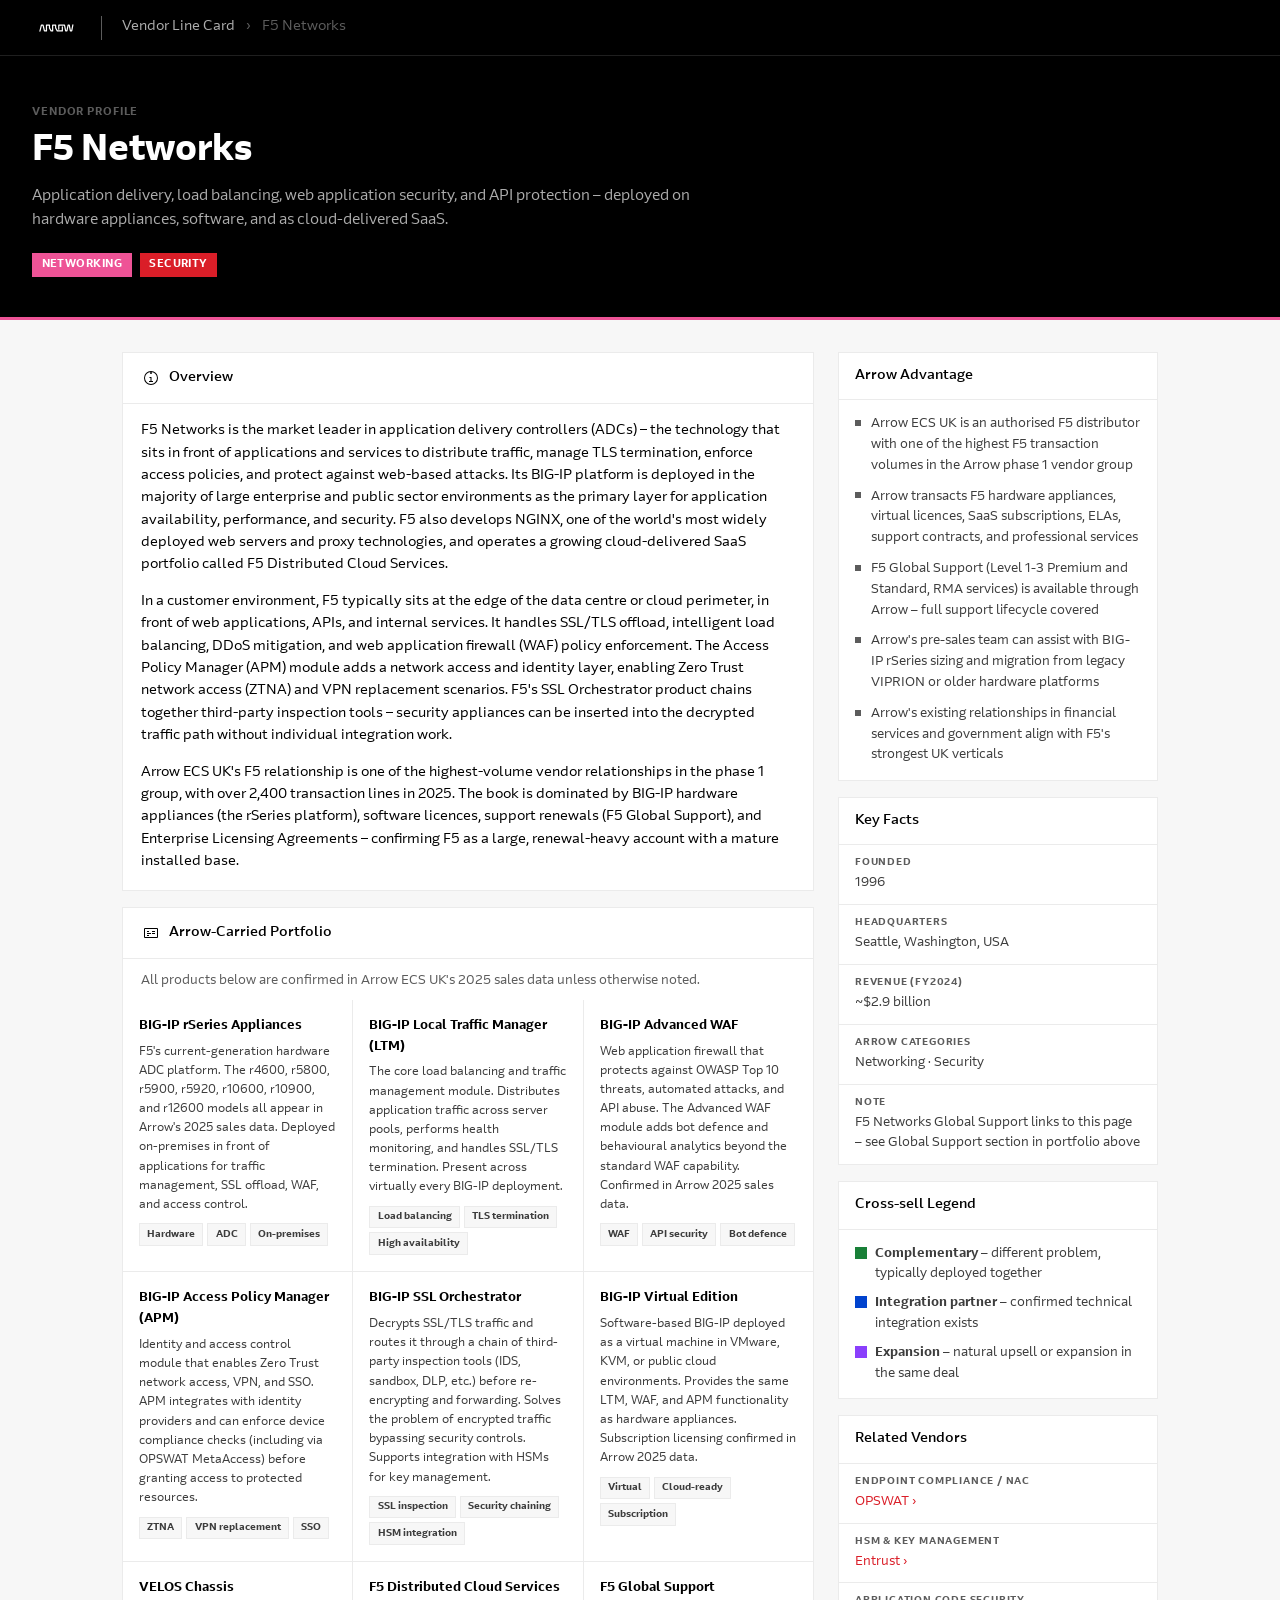
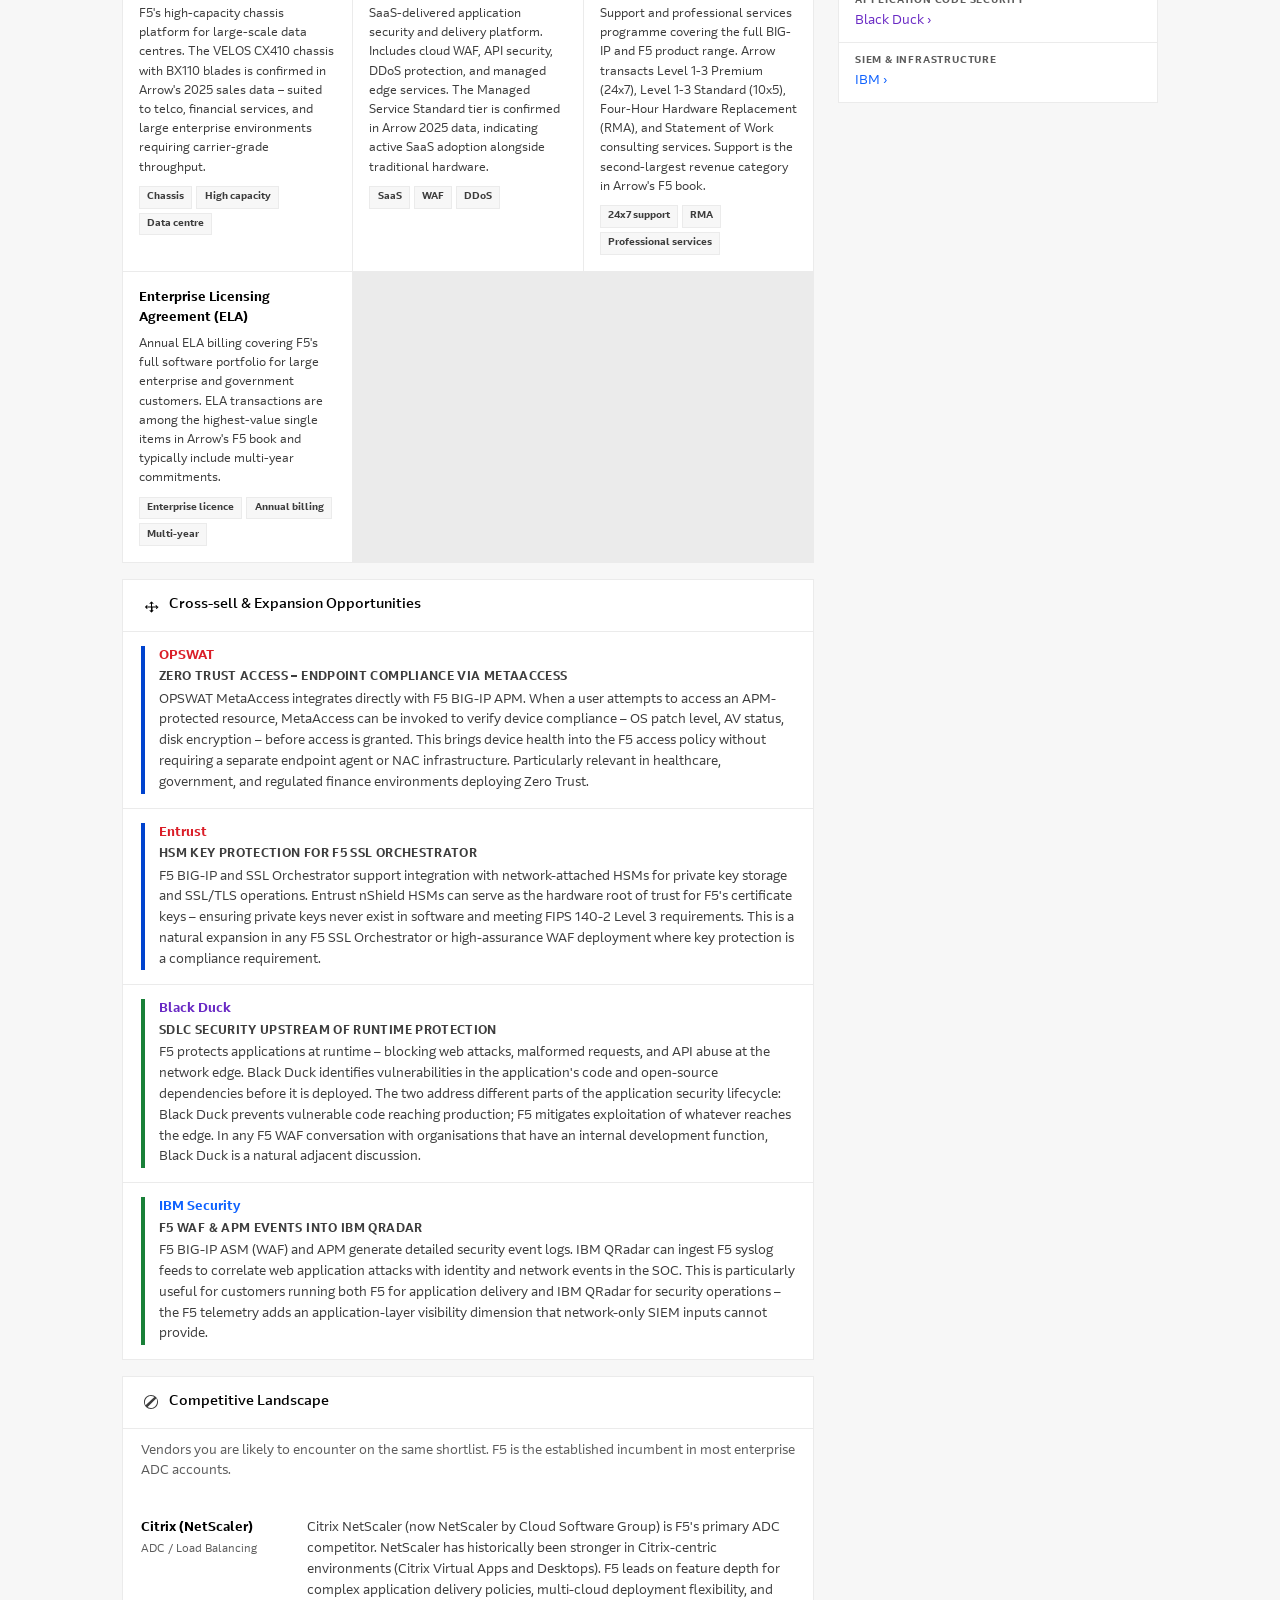
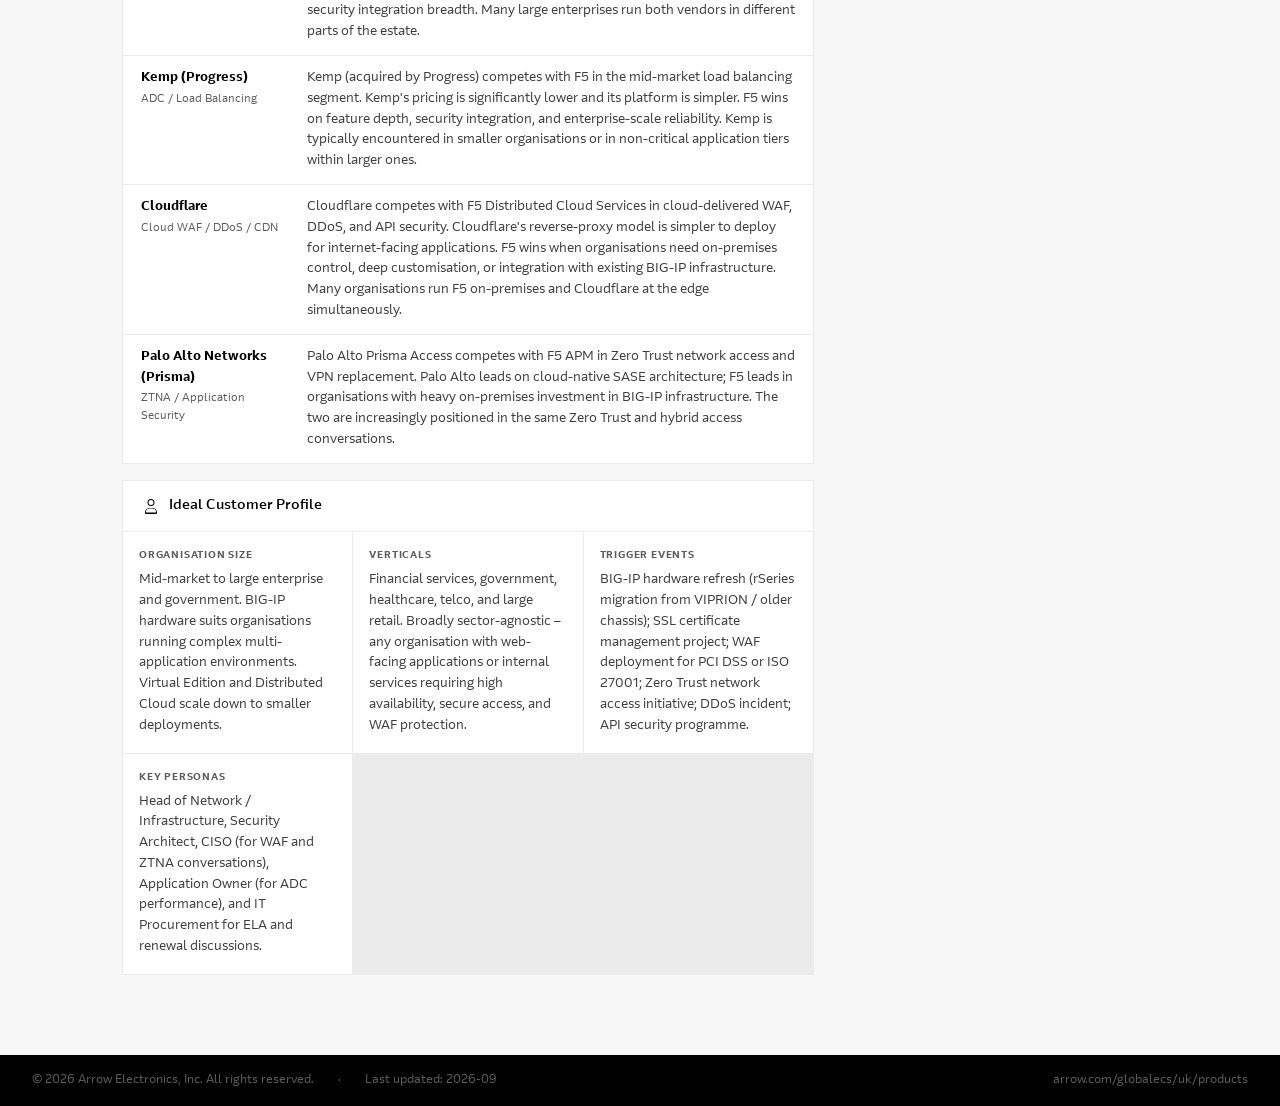
<file: vendors/f5.html>
﻿<!DOCTYPE html>
<html lang="en">
<head>
  <meta charset="UTF-8" />
  <meta name="viewport" content="width=device-width, initial-scale=1.0" />
  <title>F5 Networks – Arrow ECS UK Vendor Profile</title>
  <link rel="stylesheet" href="../assets/arrow-tokens.css" />
  <style>
    /* ── Category tag colours (functional — retained as-is) ── */
    :root {
      --tag-dc:       #0f62fe;
      --tag-bi:       #8a3ffc;
      --tag-cloud:    #009d9a;
      --tag-mob:      #198038;
      --tag-sec:      #da1e28;
      --tag-net:      #ee5396;
      --tag-iot:      #ff832b;
      --tag-arrow:    #0043ce;
      --tag-devops:   #6929c4;
      /* Cross-sell badge colours — functional indicators, retained */
      --badge-complement: #198038;
      --badge-partner:    #0043ce;
      --badge-expand:     #8a3ffc;
    }

    *, *::before, *::after { box-sizing: border-box; margin: 0; padding: 0; }

    body {
      font-family: var(--arrow-font-text);
      font-size: 14px;
      line-height: 1.6;
      background: var(--arrow-color-bg-secondary);
      color: var(--arrow-color-text-primary);
    }

    header {
      background: var(--arrow-color-bg-inverse);
      color: var(--arrow-color-text-inverse);
      padding: 0 2rem;
      display: flex;
      align-items: center;
      height: 56px;
      position: sticky;
      top: 0;
      z-index: var(--arrow-z-sticky);
      border-bottom: 1px solid var(--arrow-color-neutral-800);
    }
    .logo { font-size: 14px; font-weight: 600; color: var(--arrow-color-text-inverse); text-decoration: none; margin-right: 1.5rem; }
    .divider { width: 1px; height: 24px; background: var(--arrow-color-neutral-600); margin: 0 1.25rem; }
    .breadcrumb { font-size: 14px; color: var(--arrow-color-text-tertiary); }
    .breadcrumb a { color: var(--arrow-color-neutral-400); text-decoration: none; }
    .breadcrumb a:hover { text-decoration: underline; }
    .breadcrumb span { margin: 0 0.5rem; color: var(--arrow-color-text-tertiary); }
    .header-logo { display:flex; align-items:center; text-decoration:none; flex-shrink:0; }

    .hero {
      background: var(--arrow-color-bg-inverse);
      color: var(--arrow-color-text-inverse);
      padding: 3rem 2rem 2.5rem;
      border-bottom: 3px solid var(--tag-net);
    }
    .hero-inner { max-width: 900px; }
    .vendor-label { font-size: 11px; font-weight: 600; letter-spacing: 0.08em; text-transform: uppercase; color: var(--arrow-color-text-tertiary); margin-bottom: 0.5rem; }
    .hero h1 { font-size: 2.25rem; font-family: var(--arrow-font-display); font-weight: 300; line-height: 1.2; margin-bottom: 0.75rem; }
    .hero h1 strong { font-weight: 600; }
    .tagline { font-size: 15px; color: var(--arrow-color-neutral-400); max-width: 680px; margin-bottom: 1.25rem; }
    .hero-tags { display: flex; flex-wrap: wrap; gap: 0.5rem; }
    .hero-tag {
      font-size: 11px; font-weight: 600; letter-spacing: 0.04em; text-transform: uppercase;
      padding: 0.2rem 0.6rem; color: #fff;
    }

    .page-body {
      max-width: 1100px;
      margin: 0 auto;
      padding: 2rem;
      display: grid;
      grid-template-columns: 1fr 320px;
      gap: 1.5rem;
      align-items: start;
    }
    @media (max-width: 800px) { .page-body { grid-template-columns: 1fr; } }

    .section { background: var(--arrow-color-surface-default); border: 1px solid var(--arrow-color-border-subtle); margin-bottom: 1rem; }
    .section-header { padding: 0.875rem 1.125rem; border-bottom: 1px solid var(--arrow-color-border-subtle); display: flex; align-items: center; gap: 0.5rem; }
    .section-header h2 { font-size: 14px; font-weight: var(--arrow-font-weight-medium); font-family: var(--arrow-font-text); color: var(--arrow-color-text-primary); }
    .section-icon { display: flex; align-items: center; justify-content: center; width: 20px; height: 20px; flex-shrink: 0; }
    .section-body { padding: 1rem 1.125rem; }
    .section-body p { margin-bottom: 0.875rem; }
    .section-body p:last-child { margin-bottom: 0; }

    .product-grid { display: grid; grid-template-columns: repeat(auto-fill, minmax(220px, 1fr)); gap: 1px; background: var(--arrow-color-border-subtle); }
    .product-card { background: var(--arrow-color-surface-default); padding: 1rem; }
    .product-card-name { font-size: 13px; font-weight: 600; margin-bottom: 0.375rem; }
    .product-card-desc { font-size: 12px; color: var(--arrow-color-text-secondary); margin-bottom: 0.5rem; }
    .product-card-tags { display: flex; flex-wrap: wrap; gap: 0.25rem; }
    .mini-tag { font-size: 10px; font-weight: 600; background: var(--arrow-color-bg-secondary); color: var(--arrow-color-text-secondary); padding: 0.15rem 0.45rem; border: 1px solid var(--arrow-color-border-subtle); }

    .crosssell-list { }
    .crosssell-item { display: grid; grid-template-columns: auto 1fr; grid-template-rows: auto auto auto; column-gap: 0.875rem; row-gap: 0.125rem; padding: 0.875rem 1.125rem; border-bottom: 1px solid var(--arrow-color-border-subtle); }
    .crosssell-item:last-child { border-bottom: none; }
    .crosssell-badge { grid-row: 1 / 4; width: 4px; border-radius: 0; align-self: stretch; }
    .badge-complement { background: var(--badge-complement); }
    .badge-partner    { background: var(--badge-partner); }
    .badge-expand     { background: var(--badge-expand); }
    .crosssell-vendor { font-size: 13px; font-weight: 600; color: var(--arrow-color-text-link); text-decoration: none; }
    .crosssell-vendor:hover { text-decoration: underline; color: var(--arrow-color-text-link-hover); }
    .crosssell-play { font-size: 12px; font-weight: 600; color: var(--arrow-color-text-secondary); text-transform: uppercase; letter-spacing: 0.03em; }
    .crosssell-why { font-size: 13px; color: var(--arrow-color-text-secondary); }

    .competitor-list { }
    .competitor-item { display: grid; grid-template-columns: 150px 1fr; gap: 1rem; padding: 0.75rem 1.125rem; border-bottom: 1px solid var(--arrow-color-border-subtle); }
    .competitor-item:last-child { border-bottom: none; }
    @media (max-width: 600px) { .competitor-item { grid-template-columns: 1fr; } }
    .competitor-name { font-size: 13px; font-weight: 600; }
    .competitor-space { font-size: 11px; color: var(--arrow-color-text-tertiary); margin-top: 0.125rem; }
    .competitor-note { font-size: 13px; color: var(--arrow-color-text-secondary); }

    .icp-grid { display: grid; grid-template-columns: repeat(auto-fill, minmax(180px, 1fr)); gap: 1px; background: var(--arrow-color-border-subtle); }
    .icp-card { background: var(--arrow-color-surface-default); padding: 1rem; }
    .icp-label { font-size: 10px; font-weight: 600; text-transform: uppercase; letter-spacing: 0.08em; color: var(--arrow-color-text-tertiary); margin-bottom: 0.375rem; }
    .icp-value { font-size: 13px; color: var(--arrow-color-text-secondary); }

    .sidebar-col { }
    .sidebar-card { background: var(--arrow-color-surface-default); border: 1px solid var(--arrow-color-border-subtle); margin-bottom: 1rem; }
    .sidebar-card .section-header { padding: 0.75rem 1rem; }
    .sidebar-card .section-body { padding: 0.875rem 1rem; }

    .arrow-advantage-list { list-style: none; display: flex; flex-direction: column; gap: 0.625rem; }
    .arrow-advantage-list li { font-size: 13px; color: var(--arrow-color-text-secondary); padding-left: 1rem; position: relative; }
    .arrow-advantage-list li::before {
      content: '';
      position: absolute;
      left: 0; top: 0.45em;
      width: 6px; height: 6px;
      background: var(--arrow-color-neutral-600); }

    .key-facts { }
    .key-fact { padding: 0.625rem 1rem; border-bottom: 1px solid var(--arrow-color-border-subtle); }
    .key-fact:last-child { border-bottom: none; }
    .key-fact-label { font-size: 10px; font-weight: 600; text-transform: uppercase; letter-spacing: 0.08em; color: var(--arrow-color-text-tertiary); }
    .key-fact-value { font-size: 13px; color: var(--arrow-color-text-secondary); margin-top: 0.125rem; }

    .legend { display: flex; flex-direction: column; gap: 0.5rem; }
    .legend-item { display: flex; align-items: flex-start; gap: 0.5rem; font-size: 13px; color: var(--arrow-color-text-secondary); }
    .legend-swatch { width: 12px; height: 12px; flex-shrink: 0; margin-top: 3px; }

    footer {
      background: var(--arrow-color-bg-inverse); color: var(--arrow-color-text-tertiary); padding: 1rem 2rem; font-size: 12px;
      display: flex; align-items: center; gap: 0.5rem; margin-top: 2rem;
    }
    footer a { color: var(--arrow-color-text-tertiary); text-decoration: none; }
    footer a:hover { text-decoration: underline; }
  </style>
</head>
<body>

<header>
  <a class="header-logo" href="../index.html" aria-label="Arrow Electronics">
    <svg viewBox="0 0 399.3 180" xmlns="http://www.w3.org/2000/svg" style="height:22px;width:auto;" aria-hidden="true" focusable="false">
      <path fill="#FFFFFF" d="M64.9,120c-0.4,0-0.8,0-1.2-0.1c-2.6-0.6-4.3-3.3-3.6-5.9L72,64.7c0.5-2.2,2.5-3.8,4.8-3.8h13.4c2.3,0,4.3,1.6,4.8,3.8l10.7,44.6h7.8V65.8c0-2.7,2.2-4.9,4.9-4.9H143c2.7,0,4.9,2.2,4.9,4.9v22.5l11.4,21h4.7V65.8c0-2.7,2.2-4.9,4.9-4.9h24.6c2.7,0,4.9,2.2,4.9,4.9v22.5l11.4,21h33.8V80.6c0-2.7,2.2-4.9,4.9-4.9c2.7,0,4.9,2.2,4.9,4.9v33.6c0,2.7-2.2,4.9-4.9,4.9h-41.6c-1.8,0-3.5-1-4.3-2.6l-13.4-24.6c-0.4-0.7-0.6-1.5-0.6-2.4V70.7h-14.8v43.4c0,2.7-2.2,4.9-4.9,4.9h-12.5c-1.8,0-3.5-1-4.3-2.6l-13.4-24.6c-0.4-0.7-0.6-1.5-0.6-2.4V70.7h-14.8v43.4c0,2.7-2.2,4.9-4.9,4.9h-16.6c-2.3,0-4.3-1.6-4.8-3.8L86.3,70.7h-5.7l-10.9,45.5C69.2,118.5,67.2,120,64.9,120z"/>
      <path fill="#FFFFFF" d="M324.8,119.1h-10.7c-2.4,0-4.4-1.7-4.8-4l-8.6-44.4h-1.3l-8.6,44.4c-0.5,2.3-2.5,4-4.8,4h-10.7c-2.4,0-4.4-1.7-4.8-4l-8.6-44.4h-38v28.7c0,2.7-2.2,4.9-4.9,4.9c-2.7,0-4.9-2.2-4.9-4.9V65.8c0-2.7,2.2-4.9,4.9-4.9h47c2.4,0,4.4,1.7,4.8,4l8.6,44.4h2.6l8.6-44.4c0.5-2.3,2.5-4,4.8-4h9.4c2.4,0,4.4,1.7,4.8,4l8.6,44.4h2.6l8.8-45.3c0.5-2.7,3.1-4.4,5.8-3.9c2.7,0.5,4.4,3.1,3.9,5.8l-9.6,49.2C329.2,117.4,327.2,119.1,324.8,119.1z"/>
    </svg>
  </a>
  <div class="header-divider" style="width:1px;height:24px;background:var(--arrow-color-neutral-600);margin:0 1.25rem;flex-shrink:0;"></div>
  <nav class="breadcrumb">
    <a href="../index.html">Vendor Line Card</a>
    <span>›</span>
    F5 Networks
  </nav>
</header>

<div class="hero">
  <div class="hero-inner">
    <div class="vendor-label">Vendor Profile</div>
    <h1><strong>F5 Networks</strong></h1>
    <p class="tagline">Application delivery, load balancing, web application security, and API protection – deployed on hardware appliances, software, and as cloud-delivered SaaS.</p>
    <div class="hero-tags">
      <span class="hero-tag" style="background:var(--tag-net)">Networking</span>
      <span class="hero-tag" style="background:var(--tag-sec)">Security</span>
    </div>
  </div>
</div>

<div class="page-body">
  <div class="main-col">

    <!-- Overview -->
    <div class="section">
      <div class="section-header">
        <div class="section-icon">
          <svg width="16" height="16" viewBox="0 0 32 32" fill="var(--arrow-color-text-primary)"><path d="M17 22v-8h-4v2h2v6h-3v2h8v-2h-3zm-1-18a2 2 0 1 0 2 2 2 2 0 0 0-2-2z"/><path d="M16 2A14 14 0 1 0 30 16 14.016 14.016 0 0 0 16 2zm0 26A12 12 0 1 1 28 16 12.014 12.014 0 0 1 16 28z"/></svg>
        </div>
        <h2>Overview</h2>
      </div>
      <div class="section-body">
        <p>F5 Networks is the market leader in application delivery controllers (ADCs) – the technology that sits in front of applications and services to distribute traffic, manage TLS termination, enforce access policies, and protect against web-based attacks. Its BIG-IP platform is deployed in the majority of large enterprise and public sector environments as the primary layer for application availability, performance, and security. F5 also develops NGINX, one of the world's most widely deployed web servers and proxy technologies, and operates a growing cloud-delivered SaaS portfolio called F5 Distributed Cloud Services.</p>
        <p>In a customer environment, F5 typically sits at the edge of the data centre or cloud perimeter, in front of web applications, APIs, and internal services. It handles SSL/TLS offload, intelligent load balancing, DDoS mitigation, and web application firewall (WAF) policy enforcement. The Access Policy Manager (APM) module adds a network access and identity layer, enabling Zero Trust network access (ZTNA) and VPN replacement scenarios. F5's SSL Orchestrator product chains together third-party inspection tools – security appliances can be inserted into the decrypted traffic path without individual integration work.</p>
        <p>Arrow ECS UK's F5 relationship is one of the highest-volume vendor relationships in the phase 1 group, with over 2,400 transaction lines in 2025. The book is dominated by BIG-IP hardware appliances (the rSeries platform), software licences, support renewals (F5 Global Support), and Enterprise Licensing Agreements – confirming F5 as a large, renewal-heavy account with a mature installed base.</p>
      </div>
    </div>

    <!-- Portfolio -->
    <div class="section">
      <div class="section-header">
        <div class="section-icon">
          <svg width="16" height="16" viewBox="0 0 32 32" fill="var(--arrow-color-text-primary)"><path d="M28 6H4a2 2 0 0 0-2 2v16a2 2 0 0 0 2 2h24a2 2 0 0 0 2-2V8a2 2 0 0 0-2-2zm0 18H4V8h24z"/><path d="M8 12h4v2H8zm0 4h8v2H8zm0 4h4v2H8zm10-8h6v2h-6zm0 4h6v2h-6z"/></svg>
        </div>
        <h2>Arrow-Carried Portfolio</h2>
      </div>
      <div class="section-body" style="padding:0.75rem 1.125rem 0.5rem;">
        <p style="font-size:13px; color:var(--arrow-color-text-tertiary);">All products below are confirmed in Arrow ECS UK's 2025 sales data unless otherwise noted.</p>
      </div>
      <div class="product-grid">

        <div class="product-card">
          <div class="product-card-name">BIG-IP rSeries Appliances</div>
          <div class="product-card-desc">F5's current-generation hardware ADC platform. The r4600, r5800, r5900, r5920, r10600, r10900, and r12600 models all appear in Arrow's 2025 sales data. Deployed on-premises in front of applications for traffic management, SSL offload, WAF, and access control.</div>
          <div class="product-card-tags">
            <span class="mini-tag">Hardware</span>
            <span class="mini-tag">ADC</span>
            <span class="mini-tag">On-premises</span>
          </div>
        </div>

        <div class="product-card">
          <div class="product-card-name">BIG-IP Local Traffic Manager (LTM)</div>
          <div class="product-card-desc">The core load balancing and traffic management module. Distributes application traffic across server pools, performs health monitoring, and handles SSL/TLS termination. Present across virtually every BIG-IP deployment.</div>
          <div class="product-card-tags">
            <span class="mini-tag">Load balancing</span>
            <span class="mini-tag">TLS termination</span>
            <span class="mini-tag">High availability</span>
          </div>
        </div>

        <div class="product-card">
          <div class="product-card-name">BIG-IP Advanced WAF</div>
          <div class="product-card-desc">Web application firewall that protects against OWASP Top 10 threats, automated attacks, and API abuse. The Advanced WAF module adds bot defence and behavioural analytics beyond the standard WAF capability. Confirmed in Arrow 2025 sales data.</div>
          <div class="product-card-tags">
            <span class="mini-tag">WAF</span>
            <span class="mini-tag">API security</span>
            <span class="mini-tag">Bot defence</span>
          </div>
        </div>

        <div class="product-card">
          <div class="product-card-name">BIG-IP Access Policy Manager (APM)</div>
          <div class="product-card-desc">Identity and access control module that enables Zero Trust network access, VPN, and SSO. APM integrates with identity providers and can enforce device compliance checks (including via OPSWAT MetaAccess) before granting access to protected resources.</div>
          <div class="product-card-tags">
            <span class="mini-tag">ZTNA</span>
            <span class="mini-tag">VPN replacement</span>
            <span class="mini-tag">SSO</span>
          </div>
        </div>

        <div class="product-card">
          <div class="product-card-name">BIG-IP SSL Orchestrator</div>
          <div class="product-card-desc">Decrypts SSL/TLS traffic and routes it through a chain of third-party inspection tools (IDS, sandbox, DLP, etc.) before re-encrypting and forwarding. Solves the problem of encrypted traffic bypassing security controls. Supports integration with HSMs for key management.</div>
          <div class="product-card-tags">
            <span class="mini-tag">SSL inspection</span>
            <span class="mini-tag">Security chaining</span>
            <span class="mini-tag">HSM integration</span>
          </div>
        </div>

        <div class="product-card">
          <div class="product-card-name">BIG-IP Virtual Edition</div>
          <div class="product-card-desc">Software-based BIG-IP deployed as a virtual machine in VMware, KVM, or public cloud environments. Provides the same LTM, WAF, and APM functionality as hardware appliances. Subscription licensing confirmed in Arrow 2025 data.</div>
          <div class="product-card-tags">
            <span class="mini-tag">Virtual</span>
            <span class="mini-tag">Cloud-ready</span>
            <span class="mini-tag">Subscription</span>
          </div>
        </div>

        <div class="product-card">
          <div class="product-card-name">VELOS Chassis</div>
          <div class="product-card-desc">F5's high-capacity chassis platform for large-scale data centres. The VELOS CX410 chassis with BX110 blades is confirmed in Arrow's 2025 sales data – suited to telco, financial services, and large enterprise environments requiring carrier-grade throughput.</div>
          <div class="product-card-tags">
            <span class="mini-tag">Chassis</span>
            <span class="mini-tag">High capacity</span>
            <span class="mini-tag">Data centre</span>
          </div>
        </div>

        <div class="product-card">
          <div class="product-card-name">F5 Distributed Cloud Services</div>
          <div class="product-card-desc">SaaS-delivered application security and delivery platform. Includes cloud WAF, API security, DDoS protection, and managed edge services. The Managed Service Standard tier is confirmed in Arrow 2025 data, indicating active SaaS adoption alongside traditional hardware.</div>
          <div class="product-card-tags">
            <span class="mini-tag">SaaS</span>
            <span class="mini-tag">WAF</span>
            <span class="mini-tag">DDoS</span>
          </div>
        </div>

        <div class="product-card">
          <div class="product-card-name">F5 Global Support</div>
          <div class="product-card-desc">Support and professional services programme covering the full BIG-IP and F5 product range. Arrow transacts Level 1-3 Premium (24x7), Level 1-3 Standard (10x5), Four-Hour Hardware Replacement (RMA), and Statement of Work consulting services. Support is the second-largest revenue category in Arrow's F5 book.</div>
          <div class="product-card-tags">
            <span class="mini-tag">24x7 support</span>
            <span class="mini-tag">RMA</span>
            <span class="mini-tag">Professional services</span>
          </div>
        </div>

        <div class="product-card">
          <div class="product-card-name">Enterprise Licensing Agreement (ELA)</div>
          <div class="product-card-desc">Annual ELA billing covering F5's full software portfolio for large enterprise and government customers. ELA transactions are among the highest-value single items in Arrow's F5 book and typically include multi-year commitments.</div>
          <div class="product-card-tags">
            <span class="mini-tag">Enterprise licence</span>
            <span class="mini-tag">Annual billing</span>
            <span class="mini-tag">Multi-year</span>
          </div>
        </div>

      </div>
    </div>

    <!-- Cross-sell -->
    <div class="section">
      <div class="section-header">
        <div class="section-icon">
          <svg width="16" height="16" viewBox="0 0 32 32" fill="var(--arrow-color-text-primary)"><path d="M29.707 19.293l-3-3a1 1 0 0 0-1.414 1.414L26.586 19H18v-6.586l1.293 1.293a1 1 0 0 0 1.414-1.414l-3-3a1 1 0 0 0-1.414 0l-3 3a1 1 0 1 0 1.414 1.414L16 12.414V19H7.414l1.293-1.293a1 1 0 1 0-1.414-1.414l-3 3a1 1 0 0 0 0 1.414l3 3a1 1 0 0 0 1.414-1.414L7.414 21H16v6.586l-1.293-1.293a1 1 0 0 0-1.414 1.414l3 3a1 1 0 0 0 1.414 0l3-3a1 1 0 0 0-1.414-1.414L19 27.586V21h8.586l-1.293 1.293a1 1 0 0 0 1.414 1.414l3-3a1 1 0 0 0 0-1.414z"/></svg>
        </div>
        <h2>Cross-sell &amp; Expansion Opportunities</h2>
      </div>
      <div class="section-body" style="padding:0">
        <div class="crosssell-list">

          <!-- EVIDENCE: Integration partner – OPSWAT MetaAccess integrates with F5 APM. Documented in OPSWAT technology partner catalogue. Source: opswat.com/partners/technology -->
          <div class="crosssell-item">
            <div class="crosssell-badge badge-partner"></div>
            <a class="crosssell-vendor" href="opswat.html" style="color:var(--tag-sec)">OPSWAT</a>
            <div class="crosssell-play">Zero Trust Access – Endpoint Compliance via MetaAccess</div>
            <div class="crosssell-why">OPSWAT MetaAccess integrates directly with F5 BIG-IP APM. When a user attempts to access an APM-protected resource, MetaAccess can be invoked to verify device compliance – OS patch level, AV status, disk encryption – before access is granted. This brings device health into the F5 access policy without requiring a separate endpoint agent or NAC infrastructure. Particularly relevant in healthcare, government, and regulated finance environments deploying Zero Trust.</div>
          </div>

          <!-- EVIDENCE: Integration partner – Entrust nShield HSMs integrate with F5 BIG-IP for SSL key management. Documented by both F5 (network HSM integration docs) and Entrust (F5 technology alliance listing). -->
          <div class="crosssell-item">
            <div class="crosssell-badge badge-partner"></div>
            <a class="crosssell-vendor" href="entrust.html" style="color:var(--tag-sec)">Entrust</a>
            <div class="crosssell-play">HSM Key Protection for F5 SSL Orchestrator</div>
            <div class="crosssell-why">F5 BIG-IP and SSL Orchestrator support integration with network-attached HSMs for private key storage and SSL/TLS operations. Entrust nShield HSMs can serve as the hardware root of trust for F5's certificate keys – ensuring private keys never exist in software and meeting FIPS 140-2 Level 3 requirements. This is a natural expansion in any F5 SSL Orchestrator or high-assurance WAF deployment where key protection is a compliance requirement.</div>
          </div>

          <!-- EVIDENCE: Complementary – validated conceptually. Black Duck secures the SDLC; F5 protects the deployed application. Different stages, complementary coverage. -->
          <div class="crosssell-item">
            <div class="crosssell-badge badge-complement"></div>
            <a class="crosssell-vendor" href="blackduck.html" style="color:var(--tag-devops)">Black Duck</a>
            <div class="crosssell-play">SDLC Security Upstream of Runtime Protection</div>
            <div class="crosssell-why">F5 protects applications at runtime – blocking web attacks, malformed requests, and API abuse at the network edge. Black Duck identifies vulnerabilities in the application's code and open-source dependencies before it is deployed. The two address different parts of the application security lifecycle: Black Duck prevents vulnerable code reaching production; F5 mitigates exploitation of whatever reaches the edge. In any F5 WAF conversation with organisations that have an internal development function, Black Duck is a natural adjacent discussion.</div>
          </div>

          <!-- EVIDENCE: Complementary – validated; IBM QRadar can ingest F5 ASM/WAF event logs via syslog; documented in F5 DevCentral and IBM QRadar compatibility lists -->
          <div class="crosssell-item">
            <div class="crosssell-badge badge-complement"></div>
            <a class="crosssell-vendor" href="ibm.html" style="color:var(--tag-dc)">IBM Security</a>
            <div class="crosssell-play">F5 WAF &amp; APM Events into IBM QRadar</div>
            <div class="crosssell-why">F5 BIG-IP ASM (WAF) and APM generate detailed security event logs. IBM QRadar can ingest F5 syslog feeds to correlate web application attacks with identity and network events in the SOC. This is particularly useful for customers running both F5 for application delivery and IBM QRadar for security operations – the F5 telemetry adds an application-layer visibility dimension that network-only SIEM inputs cannot provide.</div>
          </div>

        </div>
      </div>
    </div>

    <!-- Competitors -->
    <div class="section">
      <div class="section-header">
        <div class="section-icon">
          <svg width="16" height="16" viewBox="0 0 32 32" fill="var(--arrow-color-text-secondary)"><path d="M16 2C8.268 2 2 8.268 2 16s6.268 14 14 14 14-6.268 14-14S23.732 2 16 2zm0 2c2.495 0 4.813.768 6.734 2.079L5.08 22.734A11.943 11.943 0 0 1 4 16C4 9.373 9.373 4 16 4zm0 24c-2.495 0-4.813-.768-6.734-2.079l17.655-17.655A11.943 11.943 0 0 1 28 16c0 6.627-5.373 12-12 12z"/></svg>
        </div>
        <h2>Competitive Landscape</h2>
      </div>
      <div class="section-body" style="padding:0.75rem 1.125rem 0.5rem;">
        <p style="font-size:13px; color:var(--arrow-color-text-tertiary); margin-bottom:1rem;">Vendors you are likely to encounter on the same shortlist. F5 is the established incumbent in most enterprise ADC accounts.</p>
      </div>
      <div class="competitor-list">

        <div class="competitor-item">
          <div>
            <div class="competitor-name">Citrix (NetScaler)</div>
            <div class="competitor-space">ADC / Load Balancing</div>
          </div>
          <div class="competitor-note">Citrix NetScaler (now NetScaler by Cloud Software Group) is F5's primary ADC competitor. NetScaler has historically been stronger in Citrix-centric environments (Citrix Virtual Apps and Desktops). F5 leads on feature depth for complex application delivery policies, multi-cloud deployment flexibility, and security integration breadth. Many large enterprises run both vendors in different parts of the estate.</div>
        </div>

        <div class="competitor-item">
          <div>
            <div class="competitor-name">Kemp (Progress)</div>
            <div class="competitor-space">ADC / Load Balancing</div>
          </div>
          <div class="competitor-note">Kemp (acquired by Progress) competes with F5 in the mid-market load balancing segment. Kemp's pricing is significantly lower and its platform is simpler. F5 wins on feature depth, security integration, and enterprise-scale reliability. Kemp is typically encountered in smaller organisations or in non-critical application tiers within larger ones.</div>
        </div>

        <div class="competitor-item">
          <div>
            <div class="competitor-name">Cloudflare</div>
            <div class="competitor-space">Cloud WAF / DDoS / CDN</div>
          </div>
          <div class="competitor-note">Cloudflare competes with F5 Distributed Cloud Services in cloud-delivered WAF, DDoS, and API security. Cloudflare's reverse-proxy model is simpler to deploy for internet-facing applications. F5 wins when organisations need on-premises control, deep customisation, or integration with existing BIG-IP infrastructure. Many organisations run F5 on-premises and Cloudflare at the edge simultaneously.</div>
        </div>

        <div class="competitor-item">
          <div>
            <div class="competitor-name">Palo Alto Networks (Prisma)</div>
            <div class="competitor-space">ZTNA / Application Security</div>
          </div>
          <div class="competitor-note">Palo Alto Prisma Access competes with F5 APM in Zero Trust network access and VPN replacement. Palo Alto leads on cloud-native SASE architecture; F5 leads in organisations with heavy on-premises investment in BIG-IP infrastructure. The two are increasingly positioned in the same Zero Trust and hybrid access conversations.</div>
        </div>

      </div>
    </div>

    <!-- ICP -->
    <div class="section">
      <div class="section-header">
        <div class="section-icon">
          <svg width="16" height="16" viewBox="0 0 32 32" fill="var(--arrow-color-text-primary)"><path d="M16 16a7 7 0 1 0-7-7 7 7 0 0 0 7 7zm0-12a5 5 0 1 1-5 5 5 5 0 0 1 5-5zm10 28H6a2 2 0 0 1-2-2v-1a9 9 0 0 1 9-9h6a9 9 0 0 1 9 9v1a2 2 0 0 1-2 2zm-20-3h20v-1a7 7 0 0 0-7-7h-6a7 7 0 0 0-7 7z"/></svg>
        </div>
        <h2>Ideal Customer Profile</h2>
      </div>
      <div class="section-body" style="padding:0">
        <div class="icp-grid">
          <div class="icp-card">
            <div class="icp-label">Organisation Size</div>
            <div class="icp-value">Mid-market to large enterprise and government. BIG-IP hardware suits organisations running complex multi-application environments. Virtual Edition and Distributed Cloud scale down to smaller deployments.</div>
          </div>
          <div class="icp-card">
            <div class="icp-label">Verticals</div>
            <div class="icp-value">Financial services, government, healthcare, telco, and large retail. Broadly sector-agnostic – any organisation with web-facing applications or internal services requiring high availability, secure access, and WAF protection.</div>
          </div>
          <div class="icp-card">
            <div class="icp-label">Trigger Events</div>
            <div class="icp-value">BIG-IP hardware refresh (rSeries migration from VIPRION / older chassis); SSL certificate management project; WAF deployment for PCI DSS or ISO 27001; Zero Trust network access initiative; DDoS incident; API security programme.</div>
          </div>
          <div class="icp-card">
            <div class="icp-label">Key Personas</div>
            <div class="icp-value">Head of Network / Infrastructure, Security Architect, CISO (for WAF and ZTNA conversations), Application Owner (for ADC performance), and IT Procurement for ELA and renewal discussions.</div>
          </div>
        </div>
      </div>
    </div>

  </div><!-- /main-col -->

  <!-- SIDEBAR -->
  <div class="sidebar-col">

    <div class="sidebar-card">
      <div class="section-header">
        <h2>Arrow Advantage</h2>
      </div>
      <div class="section-body">
        <ul class="arrow-advantage-list">
          <li>Arrow ECS UK is an authorised F5 distributor with one of the highest F5 transaction volumes in the Arrow phase 1 vendor group</li>
          <li>Arrow transacts F5 hardware appliances, virtual licences, SaaS subscriptions, ELAs, support contracts, and professional services</li>
          <li>F5 Global Support (Level 1-3 Premium and Standard, RMA services) is available through Arrow – full support lifecycle covered</li>
          <li>Arrow's pre-sales team can assist with BIG-IP rSeries sizing and migration from legacy VIPRION or older hardware platforms</li>
          <li>Arrow's existing relationships in financial services and government align with F5's strongest UK verticals</li>
        </ul>
      </div>
    </div>

    <div class="sidebar-card">
      <div class="section-header">
        <h2>Key Facts</h2>
      </div>
      <div class="section-body" style="padding:0">
        <div class="key-facts">
          <div class="key-fact">
            <div class="key-fact-label">Founded</div>
            <div class="key-fact-value">1996</div>
          </div>
          <div class="key-fact">
            <div class="key-fact-label">Headquarters</div>
            <div class="key-fact-value">Seattle, Washington, USA</div>
          </div>
          <div class="key-fact">
            <div class="key-fact-label">Revenue (FY2024)</div>
            <div class="key-fact-value">~$2.9 billion</div>
          </div>
          <div class="key-fact">
            <div class="key-fact-label">Arrow Categories</div>
            <div class="key-fact-value">Networking · Security</div>
          </div>
          <div class="key-fact">
            <div class="key-fact-label">Note</div>
            <div class="key-fact-value">F5 Networks Global Support links to this page – see Global Support section in portfolio above</div>
          </div>
        </div>
      </div>
    </div>

    <div class="sidebar-card">
      <div class="section-header">
        <h2>Cross-sell Legend</h2>
      </div>
      <div class="section-body">
        <div class="legend">
          <div class="legend-item">
            <div class="legend-swatch" style="background:var(--badge-complement)"></div>
            <span><strong>Complementary</strong> – different problem, typically deployed together</span>
          </div>
          <div class="legend-item">
            <div class="legend-swatch" style="background:var(--badge-partner)"></div>
            <span><strong>Integration partner</strong> – confirmed technical integration exists</span>
          </div>
          <div class="legend-item">
            <div class="legend-swatch" style="background:var(--badge-expand)"></div>
            <span><strong>Expansion</strong> – natural upsell or expansion in the same deal</span>
          </div>
        </div>
      </div>
    </div>

    <div class="sidebar-card">
      <div class="section-header">
        <h2>Related Vendors</h2>
      </div>
      <div class="section-body" style="padding:0">
        <div class="key-facts">
          <div class="key-fact" style="cursor:pointer;" onclick="window.open('opswat.html','_blank')">
            <div class="key-fact-label">Endpoint Compliance / NAC</div>
            <div class="key-fact-value" style="color:var(--tag-sec)">OPSWAT &rsaquo;</div>
          </div>
          <div class="key-fact" style="cursor:pointer;" onclick="window.open('entrust.html','_blank')">
            <div class="key-fact-label">HSM &amp; Key Management</div>
            <div class="key-fact-value" style="color:var(--tag-sec)">Entrust &rsaquo;</div>
          </div>
          <div class="key-fact" style="cursor:pointer;" onclick="window.open('blackduck.html','_blank')">
            <div class="key-fact-label">Application Code Security</div>
            <div class="key-fact-value" style="color:var(--tag-devops)">Black Duck &rsaquo;</div>
          </div>
          <div class="key-fact" style="cursor:pointer;" onclick="window.open('ibm.html','_blank')">
            <div class="key-fact-label">SIEM &amp; Infrastructure</div>
            <div class="key-fact-value" style="color:var(--tag-dc)">IBM &rsaquo;</div>
          </div>
        </div>
      </div>
    </div>

  </div><!-- /sidebar -->

</div><!-- /page-body -->

<footer>
  <span>© 2026 Arrow Electronics, Inc. All rights reserved.</span>
  <span style="color:var(--arrow-color-text-tertiary); margin: 0 1rem;">·</span>
  <span style="color:var(--arrow-color-text-tertiary)">Last updated: 2026-09</span>
  <a href="https://www.arrow.com/globalecs/uk/products/" style="margin-left:auto;">arrow.com/globalecs/uk/products</a>
</footer>

</body>
</html>
</file>
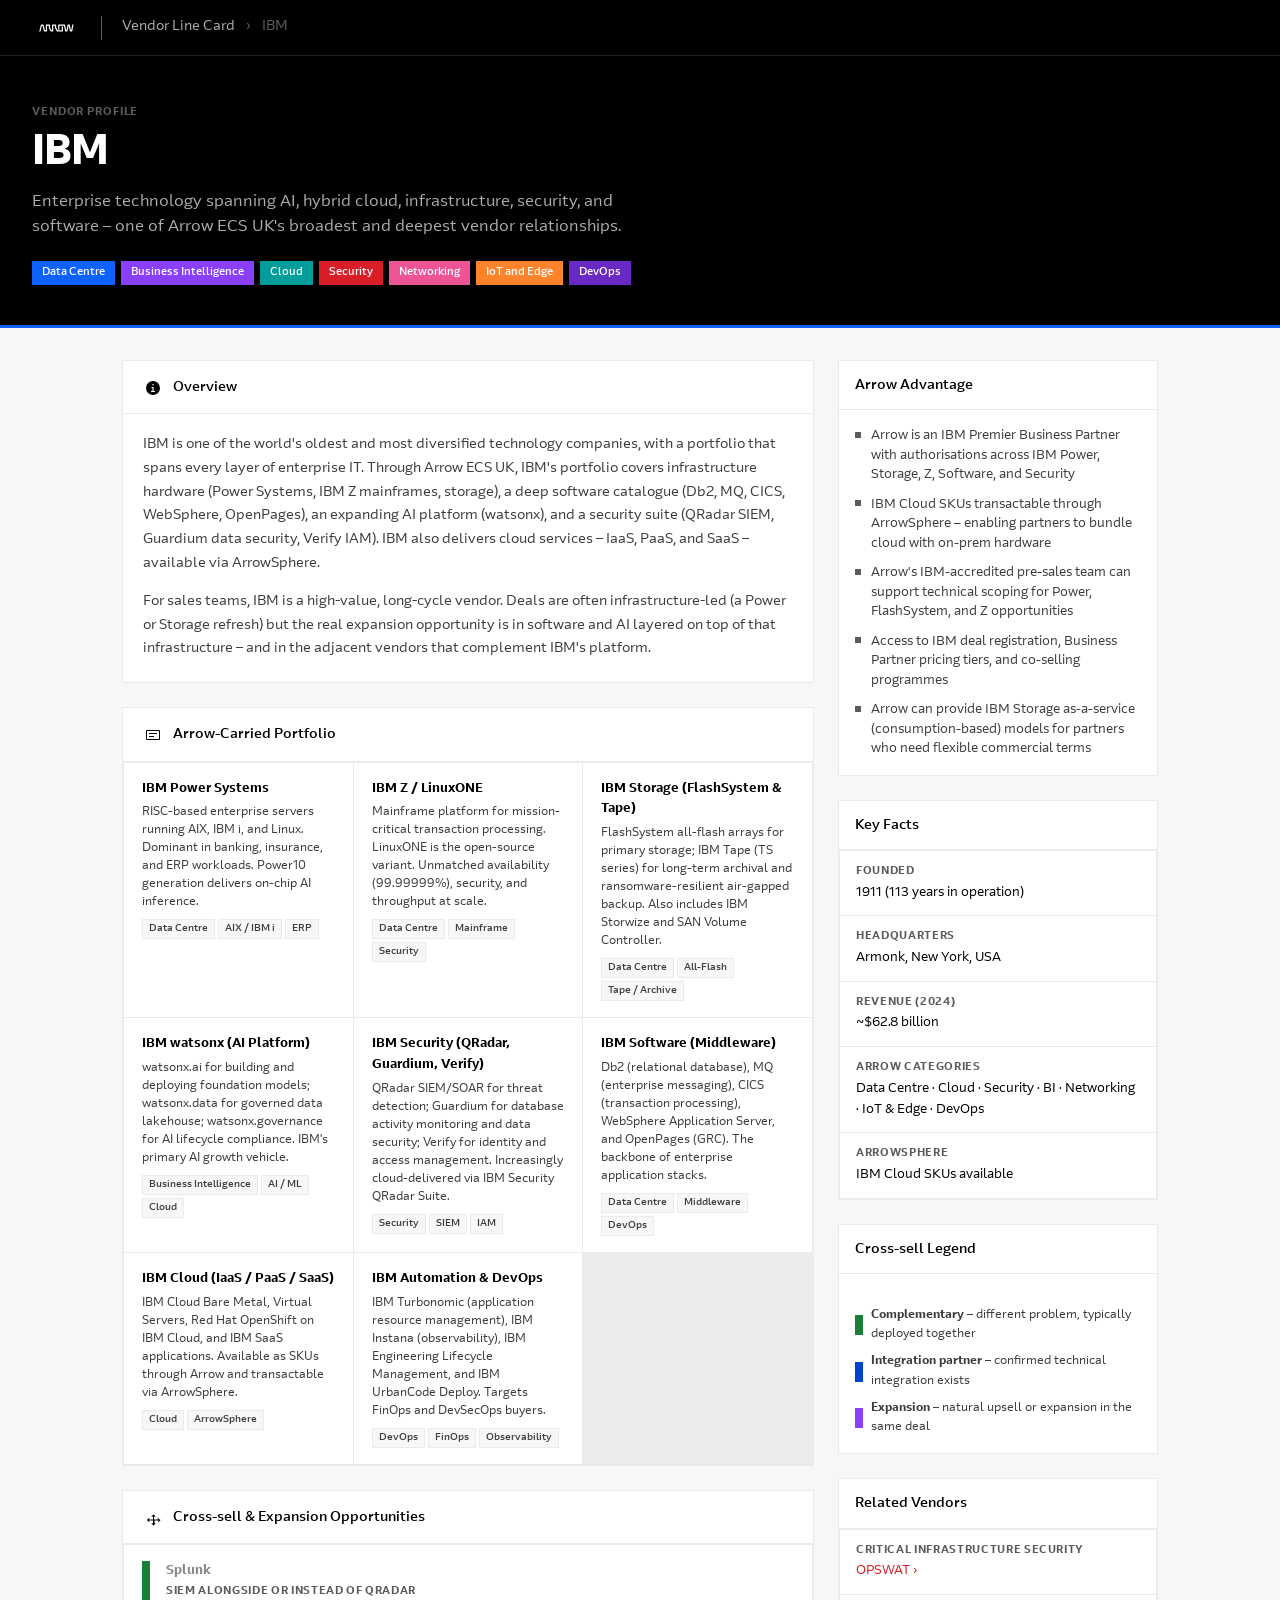
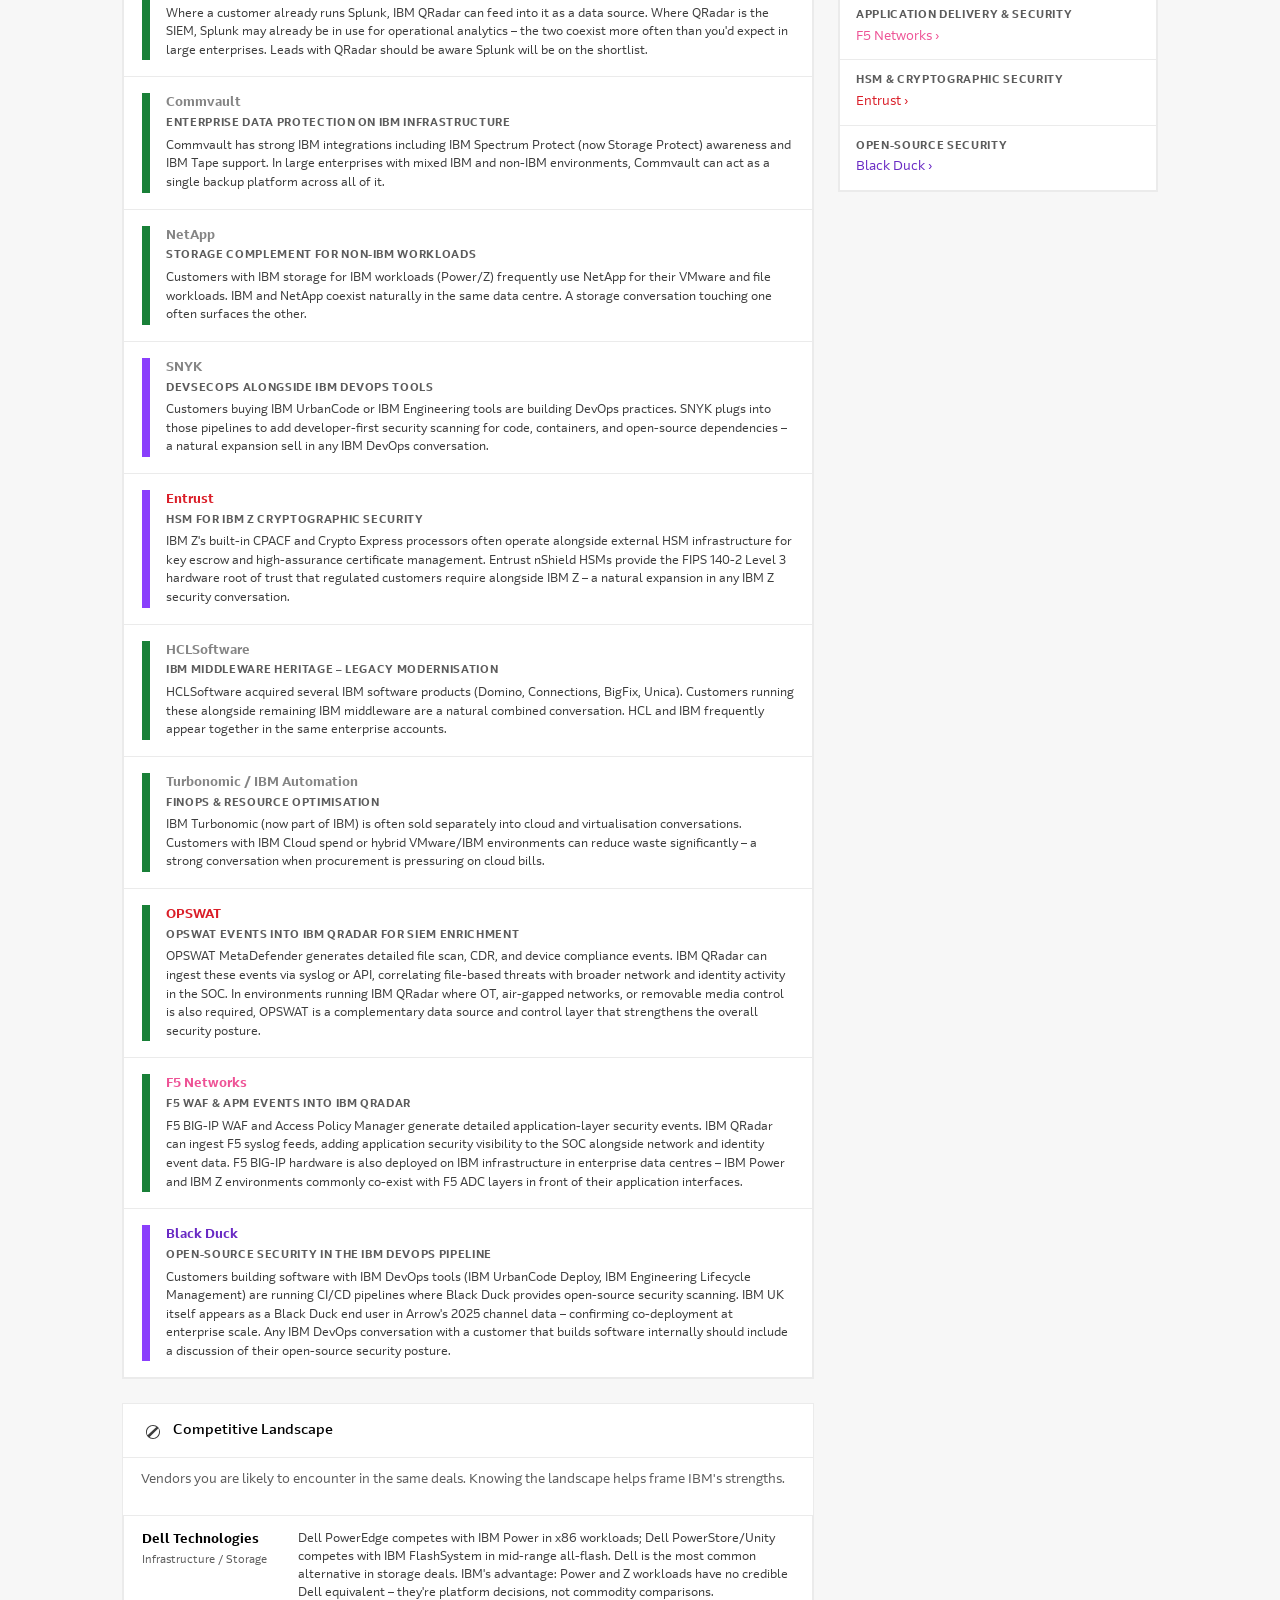
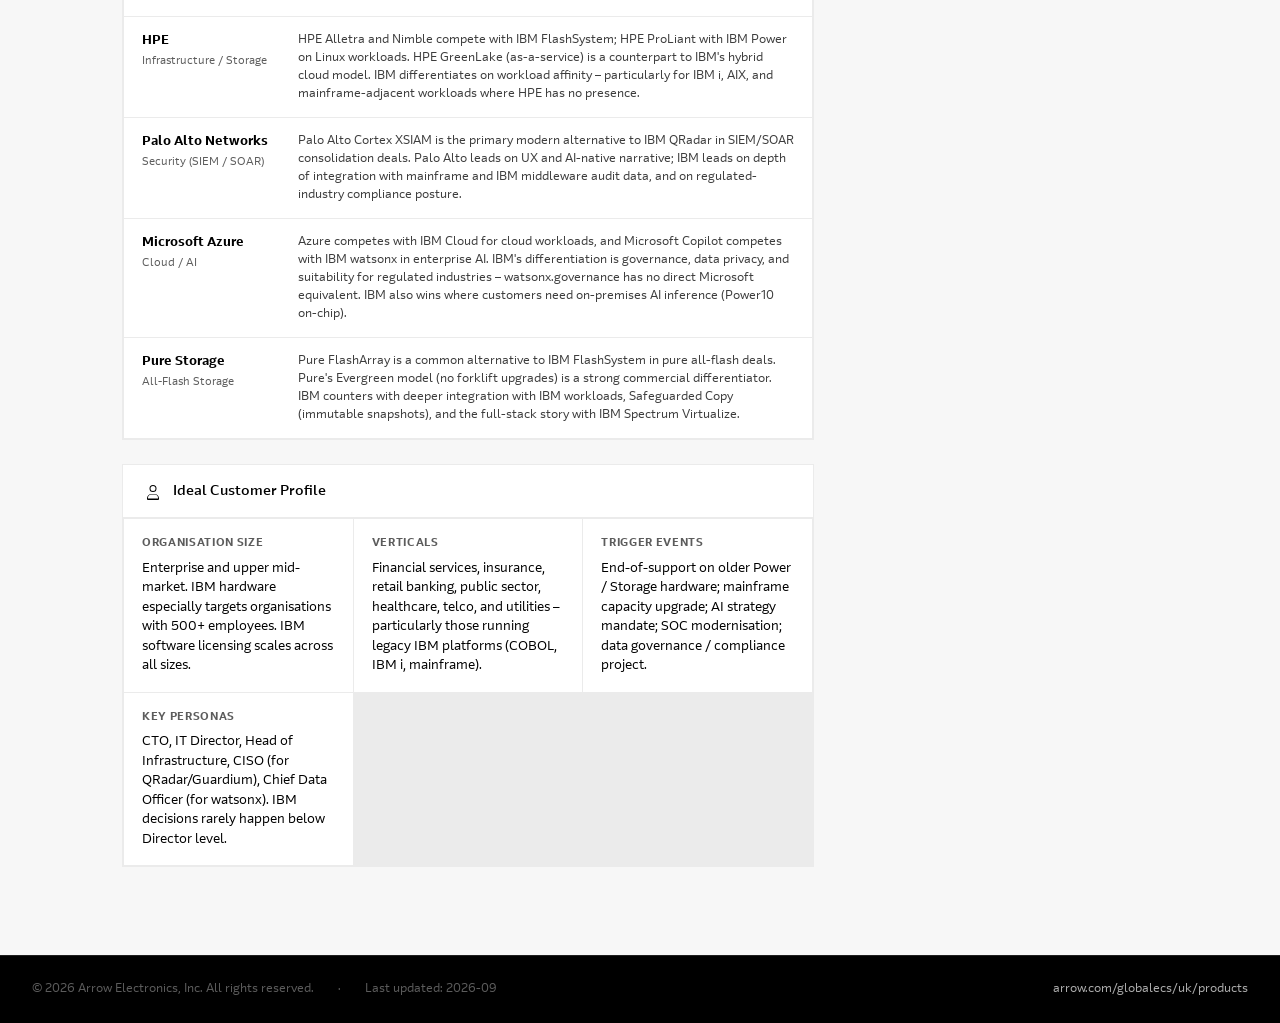
<file: vendors/ibm.html>
﻿<!DOCTYPE html>
<html lang="en">
<head>
  <meta charset="UTF-8" />
  <meta name="viewport" content="width=device-width, initial-scale=1.0" />
  <title>IBM – Arrow ECS UK Vendor Profile</title>
  <link rel="stylesheet" href="../assets/arrow-tokens.css" />
  <style>
    /* ── Category tag colours (functional — retained as-is) ── */
    :root {
      --tag-dc:       #0f62fe;
      --tag-bi:       #8a3ffc;
      --tag-cloud:    #009d9a;
      --tag-mob:      #198038;
      --tag-sec:      #da1e28;
      --tag-net:      #ee5396;
      --tag-iot:      #ff832b;
      --tag-arrow:    #0043ce;
      --tag-devops:   #6929c4;
      /* Cross-sell badge colours — functional indicators, retained */
      --badge-complement: #198038;
      --badge-partner:    #0043ce;
      --badge-expand:     #8a3ffc;
    }

    *, *::before, *::after { box-sizing: border-box; margin: 0; padding: 0; }

    body {
      font-family: var(--arrow-font-text);
      font-size: 14px;
      line-height: 1.6;
      background: var(--arrow-color-bg-secondary);
      color: var(--arrow-color-text-primary);
    }

    /* ── Header ── */
    header {
      background: var(--arrow-color-bg-inverse);
      color: var(--arrow-color-text-inverse);
      padding: 0 2rem;
      display: flex;
      align-items: center;
      height: 56px;
      position: sticky;
      top: 0;
      z-index: var(--arrow-z-sticky);
      border-bottom: 1px solid var(--arrow-color-neutral-800);
    }
    .logo { font-size: 14px; font-weight: 600; color: var(--arrow-color-text-inverse); text-decoration: none; margin-right: 1.5rem; }
    .divider { width: 1px; height: 24px; background: var(--arrow-color-neutral-600); margin: 0 1.25rem; }
    .breadcrumb { font-size: 14px; color: var(--arrow-color-text-tertiary); }
    .breadcrumb a { color: var(--arrow-color-neutral-400); text-decoration: none; }
    .breadcrumb a:hover { text-decoration: underline; }
    .breadcrumb span { margin: 0 0.5rem; color: var(--arrow-color-text-tertiary); }
    .header-logo { display:flex; align-items:center; text-decoration:none; flex-shrink:0; }

    /* ── Hero ── */
    .hero {
      background: var(--arrow-color-bg-inverse);
      color: var(--arrow-color-text-inverse);
      padding: 3rem 2rem 2.5rem;
      border-bottom: 3px solid var(--tag-dc);
    }
    .hero-inner { max-width: 900px; }
    .vendor-label { font-size: 11px; font-weight: 600; letter-spacing: 0.08em; text-transform: uppercase; color: var(--arrow-color-text-tertiary); margin-bottom: 0.5rem; }
    .hero h1 {
      font-size: clamp(28px, 4vw, 42px);
      font-family: var(--arrow-font-display);
      font-weight: 300;
      line-height: 1.15;
      letter-spacing: var(--arrow-font-ls-h1);
      margin-bottom: 0.75rem;
    }
    .hero h1 strong { font-weight: 600; }
    .hero .tagline {
      font-size: 16px;
      color: var(--arrow-color-neutral-400);
      max-width: 620px;
      margin-bottom: 1.25rem;
    }
    .hero-tags { display: flex; flex-wrap: wrap; gap: 6px; }
    .tag {
      display: inline-flex; align-items: center;
      padding: 3px 10px; font-size: 11px; font-weight: 500;
      color: var(--arrow-color-text-inverse); white-space: nowrap;
    }
    .tag[data-tag="Data Centre"]           { background: var(--tag-dc); }
    .tag[data-tag="Business Intelligence"] { background: var(--tag-bi); }
    .tag[data-tag="Cloud"]                 { background: var(--tag-cloud); }
    .tag[data-tag="Security"]              { background: var(--tag-sec); }
    .tag[data-tag="Networking"]            { background: var(--tag-net); }
    .tag[data-tag="IoT and Edge"]          { background: var(--tag-iot); }
    .tag[data-tag="DevOps"]                { background: var(--tag-devops); }
    .tag[data-tag="ArrowSphere"]           { background: var(--tag-arrow); }
    .tag[data-tag="Mobility"]              { background: var(--tag-mob); }

    /* ── Layout ── */
    .page-body {
      max-width: 1100px;
      margin: 0 auto;
      padding: 2rem;
      display: grid;
      grid-template-columns: 1fr 320px;
      gap: 1.5rem;
      align-items: start;
    }
    @media (max-width: 860px) {
      .page-body { grid-template-columns: 1fr; }
    }

    /* ── Sections ── */
    .section {
      background: var(--arrow-color-surface-default);
      border: 1px solid var(--arrow-color-border-subtle);
      margin-bottom: 1.5rem;
    }
    .section-header {
      padding: 1rem 1.25rem 0.875rem;
      border-bottom: 1px solid var(--arrow-color-border-subtle);
      display: flex;
      align-items: center;
      gap: 0.625rem;
    }
    .section-header h2 { font-size: 14px; font-weight: var(--arrow-font-weight-medium); font-family: var(--arrow-font-text); color: var(--arrow-color-text-primary); }
    .section-icon {
      width: 20px; height: 20px;
      display: flex; align-items: center; justify-content: center;
      flex-shrink: 0;
    }
    .section-body { padding: 1.25rem; }

    /* ── Overview ── */
    .overview-text {
      font-size: 14px;
      color: var(--arrow-color-text-secondary);
      line-height: 1.7;
    }

    /* ── Product lines ── */
    .product-grid {
      display: grid;
      grid-template-columns: repeat(auto-fill, minmax(220px, 1fr));
      gap: 1px;
      background: var(--arrow-color-border-subtle);
      border: 1px solid var(--arrow-color-border-subtle);
    }
    .product-card {
      background: var(--arrow-color-surface-default);
      padding: 1rem 1.125rem;
    }
    .product-card-name {
      font-size: 13px;
      font-weight: 600;
      color: var(--arrow-color-text-primary);
      margin-bottom: 0.25rem;
    }
    .product-card-desc {
      font-size: 12px;
      color: var(--arrow-color-text-secondary);
      line-height: 1.5;
    }
    .product-card-tags {
      margin-top: 0.5rem;
      display: flex; flex-wrap: wrap; gap: 3px;
    }
    .mini-tag {
      font-size: 10px;
      font-weight: 500;
      padding: 1px 6px;
      background: var(--arrow-color-bg-secondary);
      color: var(--arrow-color-text-secondary);
      border: 1px solid var(--arrow-color-border-subtle);
    }

    /* ── Cross-sell cards ── */
    .crosssell-list { display: flex; flex-direction: column; gap: 1px; background: var(--arrow-color-border-subtle); border: 1px solid var(--arrow-color-border-subtle); }
    .crosssell-item {
      background: var(--arrow-color-surface-default);
      padding: 1rem 1.125rem;
      display: grid;
      grid-template-columns: auto 1fr;
      gap: 0 1rem;
      align-items: start;
    }
    .crosssell-item:hover { background: var(--arrow-color-bg-secondary); }
    .crosssell-vendor {
      font-size: 13px;
      font-weight: 600;
      color: var(--arrow-color-text-link);
      grid-column: 2;
      text-decoration: none;
    }
    .crosssell-vendor:hover { text-decoration: underline; color: var(--arrow-color-text-link-hover); }
    .crosssell-play {
      font-size: 11px;
      font-weight: 600;
      text-transform: uppercase;
      letter-spacing: 0.06em;
      color: var(--arrow-color-text-tertiary);
      grid-column: 2;
      margin-top: 1px;
    }
    .crosssell-why {
      font-size: 12px;
      color: var(--arrow-color-text-secondary);
      line-height: 1.55;
      grid-column: 2;
      margin-top: 4px;
    }
    .crosssell-badge {
      grid-column: 1;
      grid-row: 1 / 4;
      width: 8px;
      align-self: stretch;
      min-height: 56px;
    }
    .badge-complement { background: var(--badge-complement); }
    .badge-partner    { background: var(--badge-partner); }
    .badge-expand     { background: var(--badge-expand); }

    /* ── Competitor table ── */
    .competitor-list { display: flex; flex-direction: column; gap: 1px; background: var(--arrow-color-border-subtle); border: 1px solid var(--arrow-color-border-subtle); }
    .competitor-item {
      background: var(--arrow-color-surface-default);
      padding: 0.875rem 1.125rem;
      display: grid;
      grid-template-columns: 140px 1fr;
      gap: 0 1rem;
      align-items: start;
    }
    .competitor-name {
      font-size: 13px;
      font-weight: 600;
      color: var(--arrow-color-text-primary);
    }
    .competitor-space {
      font-size: 11px;
      color: var(--arrow-color-text-tertiary);
      margin-top: 2px;
    }
    .competitor-note {
      font-size: 12px;
      color: var(--arrow-color-text-secondary);
      line-height: 1.5;
    }

    /* ── ICP section ── */
    .icp-grid {
      display: grid;
      grid-template-columns: repeat(auto-fill, minmax(180px, 1fr));
      gap: 1px;
      background: var(--arrow-color-border-subtle);
      border: 1px solid var(--arrow-color-border-subtle);
    }
    .icp-card {
      background: var(--arrow-color-surface-default);
      padding: 1rem 1.125rem;
    }
    .icp-label {
      font-size: 11px;
      font-weight: 600;
      text-transform: uppercase;
      letter-spacing: 0.06em;
      color: var(--arrow-color-text-tertiary);
      margin-bottom: 0.375rem;
    }
    .icp-value {
      font-size: 13px;
      color: var(--arrow-color-text-primary);
      line-height: 1.5;
    }

    /* ── Sidebar ── */
    .sidebar-card {
      background: var(--arrow-color-surface-default);
      border: 1px solid var(--arrow-color-border-subtle);
      margin-bottom: 1.5rem;
    }
    .sidebar-card .section-header { padding: 0.875rem 1rem 0.75rem; }
    .sidebar-card .section-body   { padding: 1rem; }

    .arrow-advantage-list { list-style: none; display: flex; flex-direction: column; gap: 0.625rem; }
    .arrow-advantage-list li {
      font-size: 13px;
      color: var(--arrow-color-text-secondary);
      padding-left: 1rem;
      position: relative;
      line-height: 1.5;
    }
    .arrow-advantage-list li::before {
      content: '';
      position: absolute;
      left: 0; top: 0.45em;
      width: 6px; height: 6px;
      background: var(--arrow-color-neutral-600);
    }

    .key-facts { display: flex; flex-direction: column; gap: 1px; background: var(--arrow-color-border-subtle); border: 1px solid var(--arrow-color-border-subtle); }
    .key-fact {
      background: var(--arrow-color-surface-default);
      padding: 0.75rem 1rem;
    }
    .key-fact-label { font-size: 11px; font-weight: 600; text-transform: uppercase; letter-spacing: 0.06em; color: var(--arrow-color-text-tertiary); margin-bottom: 2px; }
    .key-fact-value { font-size: 13px; color: var(--arrow-color-text-primary); }

    .legend { margin-top: 1rem; display: flex; flex-direction: column; gap: 0.5rem; }
    .legend-item { display: flex; align-items: center; gap: 0.5rem; font-size: 12px; color: var(--arrow-color-text-secondary); }
    .legend-swatch { width: 8px; height: 20px; flex-shrink: 0; }

    /* ── Footer ── */
    footer {
      background: var(--arrow-color-bg-inverse);
      color: var(--arrow-color-text-tertiary);
      font-size: 12px;
      padding: 1.5rem 2rem;
      border-top: 1px solid var(--arrow-color-neutral-800);
      display: flex; flex-wrap: wrap; gap: 0.5rem;
      justify-content: space-between; align-items: center;
      margin-top: 2rem;
    }
    footer a { color: var(--arrow-color-neutral-400); text-decoration: none; } footer a:hover { color: var(--arrow-color-text-inverse); text-decoration: underline; }
    footer a:hover { text-decoration: underline; }

    @media (max-width: 600px) {
      .page-body { padding: 1rem; }
      header { padding: 0 1rem; }
      .hero { padding: 2rem 1rem 1.5rem; }
      footer { padding: 1rem; }
      .competitor-item { grid-template-columns: 1fr; }
    }
  </style>
</head>
<body>

<header>
  <a class="header-logo" href="../index.html" aria-label="Arrow Electronics">
    <svg viewBox="0 0 399.3 180" xmlns="http://www.w3.org/2000/svg" style="height:22px;width:auto;" aria-hidden="true" focusable="false">
      <path fill="#FFFFFF" d="M64.9,120c-0.4,0-0.8,0-1.2-0.1c-2.6-0.6-4.3-3.3-3.6-5.9L72,64.7c0.5-2.2,2.5-3.8,4.8-3.8h13.4c2.3,0,4.3,1.6,4.8,3.8l10.7,44.6h7.8V65.8c0-2.7,2.2-4.9,4.9-4.9H143c2.7,0,4.9,2.2,4.9,4.9v22.5l11.4,21h4.7V65.8c0-2.7,2.2-4.9,4.9-4.9h24.6c2.7,0,4.9,2.2,4.9,4.9v22.5l11.4,21h33.8V80.6c0-2.7,2.2-4.9,4.9-4.9c2.7,0,4.9,2.2,4.9,4.9v33.6c0,2.7-2.2,4.9-4.9,4.9h-41.6c-1.8,0-3.5-1-4.3-2.6l-13.4-24.6c-0.4-0.7-0.6-1.5-0.6-2.4V70.7h-14.8v43.4c0,2.7-2.2,4.9-4.9,4.9h-12.5c-1.8,0-3.5-1-4.3-2.6l-13.4-24.6c-0.4-0.7-0.6-1.5-0.6-2.4V70.7h-14.8v43.4c0,2.7-2.2,4.9-4.9,4.9h-16.6c-2.3,0-4.3-1.6-4.8-3.8L86.3,70.7h-5.7l-10.9,45.5C69.2,118.5,67.2,120,64.9,120z"/>
      <path fill="#FFFFFF" d="M324.8,119.1h-10.7c-2.4,0-4.4-1.7-4.8-4l-8.6-44.4h-1.3l-8.6,44.4c-0.5,2.3-2.5,4-4.8,4h-10.7c-2.4,0-4.4-1.7-4.8-4l-8.6-44.4h-38v28.7c0,2.7-2.2,4.9-4.9,4.9c-2.7,0-4.9-2.2-4.9-4.9V65.8c0-2.7,2.2-4.9,4.9-4.9h47c2.4,0,4.4,1.7,4.8,4l8.6,44.4h2.6l8.6-44.4c0.5-2.3,2.5-4,4.8-4h9.4c2.4,0,4.4,1.7,4.8,4l8.6,44.4h2.6l8.8-45.3c0.5-2.7,3.1-4.4,5.8-3.9c2.7,0.5,4.4,3.1,3.9,5.8l-9.6,49.2C329.2,117.4,327.2,119.1,324.8,119.1z"/>
    </svg>
  </a>
  <div class="header-divider" style="width:1px;height:24px;background:var(--arrow-color-neutral-600);margin:0 1.25rem;flex-shrink:0;"></div>
  <nav class="breadcrumb">
    <a href="../index.html">Vendor Line Card</a>
    <span>›</span>
    IBM
  </nav>
</header>

<section class="hero">
  <div class="hero-inner">
    <div class="vendor-label">Vendor Profile</div>
    <h1><strong>IBM</strong></h1>
    <p class="tagline">Enterprise technology spanning AI, hybrid cloud, infrastructure, security, and software – one of Arrow ECS UK's broadest and deepest vendor relationships.</p>
    <div class="hero-tags">
      <span class="tag" data-tag="Data Centre">Data Centre</span>
      <span class="tag" data-tag="Business Intelligence">Business Intelligence</span>
      <span class="tag" data-tag="Cloud">Cloud</span>
      <span class="tag" data-tag="Security">Security</span>
      <span class="tag" data-tag="Networking">Networking</span>
      <span class="tag" data-tag="IoT and Edge">IoT and Edge</span>
      <span class="tag" data-tag="DevOps">DevOps</span>
    </div>
  </div>
</section>

<div class="page-body">

  <!-- ── MAIN COLUMN ── -->
  <div class="main-col">

    <!-- Overview -->
    <div class="section">
      <div class="section-header">
        <div class="section-icon">
          <svg width="16" height="16" viewBox="0 0 32 32" fill="var(--arrow-color-text-primary)"><path d="M16 2a14 14 0 1 0 14 14A14 14 0 0 0 16 2zm0 6a1.5 1.5 0 1 1-1.5 1.5A1.5 1.5 0 0 1 16 8zm4 16.125h-8v-2.25h2.875v-5.75H13v-2.25h4.125v8H20z"/></svg>
        </div>
        <h2>Overview</h2>
      </div>
      <div class="section-body">
        <p class="overview-text">IBM is one of the world's oldest and most diversified technology companies, with a portfolio that spans every layer of enterprise IT. Through Arrow ECS UK, IBM's portfolio covers infrastructure hardware (Power Systems, IBM Z mainframes, storage), a deep software catalogue (Db2, MQ, CICS, WebSphere, OpenPages), an expanding AI platform (watsonx), and a security suite (QRadar SIEM, Guardium data security, Verify IAM). IBM also delivers cloud services – IaaS, PaaS, and SaaS – available via ArrowSphere.</p>
        <p class="overview-text" style="margin-top:0.875rem;">For sales teams, IBM is a high-value, long-cycle vendor. Deals are often infrastructure-led (a Power or Storage refresh) but the real expansion opportunity is in software and AI layered on top of that infrastructure – and in the adjacent vendors that complement IBM's platform.</p>
      </div>
    </div>

    <!-- Portfolio -->
    <div class="section">
      <div class="section-header">
        <div class="section-icon">
          <svg width="16" height="16" viewBox="0 0 32 32" fill="var(--arrow-color-text-primary)"><path d="M28 6H4a2 2 0 0 0-2 2v16a2 2 0 0 0 2 2h24a2 2 0 0 0 2-2V8a2 2 0 0 0-2-2zm0 18H4V8h24z"/><path d="M8 12h16v2H8zm0 6h10v2H8z"/></svg>
        </div>
        <h2>Arrow-Carried Portfolio</h2>
      </div>
      <div class="section-body" style="padding:0">
        <div class="product-grid">

          <div class="product-card">
            <div class="product-card-name">IBM Power Systems</div>
            <div class="product-card-desc">RISC-based enterprise servers running AIX, IBM i, and Linux. Dominant in banking, insurance, and ERP workloads. Power10 generation delivers on-chip AI inference.</div>
            <div class="product-card-tags">
              <span class="mini-tag">Data Centre</span>
              <span class="mini-tag">AIX / IBM i</span>
              <span class="mini-tag">ERP</span>
            </div>
          </div>

          <div class="product-card">
            <div class="product-card-name">IBM Z / LinuxONE</div>
            <div class="product-card-desc">Mainframe platform for mission-critical transaction processing. LinuxONE is the open-source variant. Unmatched availability (99.99999%), security, and throughput at scale.</div>
            <div class="product-card-tags">
              <span class="mini-tag">Data Centre</span>
              <span class="mini-tag">Mainframe</span>
              <span class="mini-tag">Security</span>
            </div>
          </div>

          <div class="product-card">
            <div class="product-card-name">IBM Storage (FlashSystem & Tape)</div>
            <div class="product-card-desc">FlashSystem all-flash arrays for primary storage; IBM Tape (TS series) for long-term archival and ransomware-resilient air-gapped backup. Also includes IBM Storwize and SAN Volume Controller.</div>
            <div class="product-card-tags">
              <span class="mini-tag">Data Centre</span>
              <span class="mini-tag">All-Flash</span>
              <span class="mini-tag">Tape / Archive</span>
            </div>
          </div>

          <div class="product-card">
            <div class="product-card-name">IBM watsonx (AI Platform)</div>
            <div class="product-card-desc">watsonx.ai for building and deploying foundation models; watsonx.data for governed data lakehouse; watsonx.governance for AI lifecycle compliance. IBM's primary AI growth vehicle.</div>
            <div class="product-card-tags">
              <span class="mini-tag">Business Intelligence</span>
              <span class="mini-tag">AI / ML</span>
              <span class="mini-tag">Cloud</span>
            </div>
          </div>

          <div class="product-card">
            <div class="product-card-name">IBM Security (QRadar, Guardium, Verify)</div>
            <div class="product-card-desc">QRadar SIEM/SOAR for threat detection; Guardium for database activity monitoring and data security; Verify for identity and access management. Increasingly cloud-delivered via IBM Security QRadar Suite.</div>
            <div class="product-card-tags">
              <span class="mini-tag">Security</span>
              <span class="mini-tag">SIEM</span>
              <span class="mini-tag">IAM</span>
            </div>
          </div>

          <div class="product-card">
            <div class="product-card-name">IBM Software (Middleware)</div>
            <div class="product-card-desc">Db2 (relational database), MQ (enterprise messaging), CICS (transaction processing), WebSphere Application Server, and OpenPages (GRC). The backbone of enterprise application stacks.</div>
            <div class="product-card-tags">
              <span class="mini-tag">Data Centre</span>
              <span class="mini-tag">Middleware</span>
              <span class="mini-tag">DevOps</span>
            </div>
          </div>

          <div class="product-card">
            <div class="product-card-name">IBM Cloud (IaaS / PaaS / SaaS)</div>
            <div class="product-card-desc">IBM Cloud Bare Metal, Virtual Servers, Red Hat OpenShift on IBM Cloud, and IBM SaaS applications. Available as SKUs through Arrow and transactable via ArrowSphere.</div>
            <div class="product-card-tags">
              <span class="mini-tag">Cloud</span>
              <span class="mini-tag">ArrowSphere</span>
            </div>
          </div>

          <div class="product-card">
            <div class="product-card-name">IBM Automation &amp; DevOps</div>
            <div class="product-card-desc">IBM Turbonomic (application resource management), IBM Instana (observability), IBM Engineering Lifecycle Management, and IBM UrbanCode Deploy. Targets FinOps and DevSecOps buyers.</div>
            <div class="product-card-tags">
              <span class="mini-tag">DevOps</span>
              <span class="mini-tag">FinOps</span>
              <span class="mini-tag">Observability</span>
            </div>
          </div>

        </div>
      </div>
    </div>

    <!-- Cross-sell -->
    <div class="section">
      <div class="section-header">
        <div class="section-icon">
          <svg width="16" height="16" viewBox="0 0 32 32" fill="var(--arrow-color-text-primary)"><path d="M29.707 19.293l-3-3a1 1 0 0 0-1.414 1.414L26.586 19H18v-6.586l1.293 1.293a1 1 0 0 0 1.414-1.414l-3-3a1 1 0 0 0-1.414 0l-3 3a1 1 0 1 0 1.414 1.414L16 12.414V19H7.414l1.293-1.293a1 1 0 1 0-1.414-1.414l-3 3a1 1 0 0 0 0 1.414l3 3a1 1 0 0 0 1.414-1.414L7.414 21H16v6.586l-1.293-1.293a1 1 0 0 0-1.414 1.414l3 3a1 1 0 0 0 1.414 0l3-3a1 1 0 0 0-1.414-1.414L19 27.586V21h8.586l-1.293 1.293a1 1 0 0 0 1.414 1.414l3-3a1 1 0 0 0 0-1.414z"/></svg>
        </div>
        <h2>Cross-sell &amp; Expansion Opportunities</h2>
      </div>
      <div class="section-body" style="padding:0">
        <div class="crosssell-list">

          <div class="crosssell-item">
            <div class="crosssell-badge badge-complement"></div>
            <span class="crosssell-vendor" style="color:var(--arrow-color-neutral-500);cursor:default;text-decoration:none">Splunk</span>
            <div class="crosssell-play">SIEM Alongside or Instead of QRadar</div>
            <div class="crosssell-why">Where a customer already runs Splunk, IBM QRadar can feed into it as a data source. Where QRadar is the SIEM, Splunk may already be in use for operational analytics – the two coexist more often than you'd expect in large enterprises. Leads with QRadar should be aware Splunk will be on the shortlist.</div>
          </div>

          <div class="crosssell-item">
            <div class="crosssell-badge badge-complement"></div>
            <span class="crosssell-vendor" style="color:var(--arrow-color-neutral-500);cursor:default;text-decoration:none">Commvault</span>
            <div class="crosssell-play">Enterprise Data Protection on IBM Infrastructure</div>
            <div class="crosssell-why">Commvault has strong IBM integrations including IBM Spectrum Protect (now Storage Protect) awareness and IBM Tape support. In large enterprises with mixed IBM and non-IBM environments, Commvault can act as a single backup platform across all of it.</div>
          </div>

          <div class="crosssell-item">
            <div class="crosssell-badge badge-complement"></div>
            <span class="crosssell-vendor" style="color:var(--arrow-color-neutral-500);cursor:default;text-decoration:none">NetApp</span>
            <div class="crosssell-play">Storage Complement for Non-IBM Workloads</div>
            <div class="crosssell-why">Customers with IBM storage for IBM workloads (Power/Z) frequently use NetApp for their VMware and file workloads. IBM and NetApp coexist naturally in the same data centre. A storage conversation touching one often surfaces the other.</div>
          </div>

          <div class="crosssell-item">
            <div class="crosssell-badge badge-expand"></div>
            <span class="crosssell-vendor" style="color:var(--arrow-color-neutral-500);cursor:default;text-decoration:none">SNYK</span>
            <div class="crosssell-play">DevSecOps Alongside IBM DevOps Tools</div>
            <div class="crosssell-why">Customers buying IBM UrbanCode or IBM Engineering tools are building DevOps practices. SNYK plugs into those pipelines to add developer-first security scanning for code, containers, and open-source dependencies – a natural expansion sell in any IBM DevOps conversation.</div>
          </div>

          <div class="crosssell-item">
            <div class="crosssell-badge badge-expand"></div>
            <a class="crosssell-vendor" href="entrust.html" style="color:var(--tag-sec)">Entrust</a>
            <div class="crosssell-play">HSM for IBM Z Cryptographic Security</div>
            <div class="crosssell-why">IBM Z's built-in CPACF and Crypto Express processors often operate alongside external HSM infrastructure for key escrow and high-assurance certificate management. Entrust nShield HSMs provide the FIPS 140-2 Level 3 hardware root of trust that regulated customers require alongside IBM Z – a natural expansion in any IBM Z security conversation.</div>
          </div>

          <div class="crosssell-item">
            <div class="crosssell-badge badge-complement"></div>
            <span class="crosssell-vendor" style="color:var(--arrow-color-neutral-500);cursor:default;text-decoration:none">HCLSoftware</span>
            <div class="crosssell-play">IBM Middleware Heritage – Legacy Modernisation</div>
            <div class="crosssell-why">HCLSoftware acquired several IBM software products (Domino, Connections, BigFix, Unica). Customers running these alongside remaining IBM middleware are a natural combined conversation. HCL and IBM frequently appear together in the same enterprise accounts.</div>
          </div>

          <div class="crosssell-item">
            <div class="crosssell-badge badge-complement"></div>
            <span class="crosssell-vendor" style="color:var(--arrow-color-neutral-500);cursor:default;text-decoration:none">Turbonomic / IBM Automation</span>
            <div class="crosssell-play">FinOps &amp; Resource Optimisation</div>
            <div class="crosssell-why">IBM Turbonomic (now part of IBM) is often sold separately into cloud and virtualisation conversations. Customers with IBM Cloud spend or hybrid VMware/IBM environments can reduce waste significantly – a strong conversation when procurement is pressuring on cloud bills.</div>
          </div>

          <div class="crosssell-item">
            <div class="crosssell-badge badge-complement"></div>
            <a class="crosssell-vendor" href="opswat.html" style="color:var(--tag-sec)">OPSWAT</a>
            <div class="crosssell-play">OPSWAT Events into IBM QRadar for SIEM Enrichment</div>
            <div class="crosssell-why">OPSWAT MetaDefender generates detailed file scan, CDR, and device compliance events. IBM QRadar can ingest these events via syslog or API, correlating file-based threats with broader network and identity activity in the SOC. In environments running IBM QRadar where OT, air-gapped networks, or removable media control is also required, OPSWAT is a complementary data source and control layer that strengthens the overall security posture.</div>
          </div>

          <div class="crosssell-item">
            <div class="crosssell-badge badge-complement"></div>
            <a class="crosssell-vendor" href="f5.html" style="color:var(--tag-net)">F5 Networks</a>
            <div class="crosssell-play">F5 WAF &amp; APM Events into IBM QRadar</div>
            <div class="crosssell-why">F5 BIG-IP WAF and Access Policy Manager generate detailed application-layer security events. IBM QRadar can ingest F5 syslog feeds, adding application security visibility to the SOC alongside network and identity event data. F5 BIG-IP hardware is also deployed on IBM infrastructure in enterprise data centres – IBM Power and IBM Z environments commonly co-exist with F5 ADC layers in front of their application interfaces.</div>
          </div>

          <div class="crosssell-item">
            <div class="crosssell-badge badge-expand"></div>
            <a class="crosssell-vendor" href="blackduck.html" style="color:var(--tag-devops)">Black Duck</a>
            <div class="crosssell-play">Open-Source Security in the IBM DevOps Pipeline</div>
            <div class="crosssell-why">Customers building software with IBM DevOps tools (IBM UrbanCode Deploy, IBM Engineering Lifecycle Management) are running CI/CD pipelines where Black Duck provides open-source security scanning. IBM UK itself appears as a Black Duck end user in Arrow's 2025 channel data – confirming co-deployment at enterprise scale. Any IBM DevOps conversation with a customer that builds software internally should include a discussion of their open-source security posture.</div>
          </div>

        </div>

      </div>
    </div>

    <!-- Competitors -->
    <div class="section">
      <div class="section-header">
        <div class="section-icon">
          <svg width="16" height="16" viewBox="0 0 32 32" fill="var(--arrow-color-text-secondary)"><path d="M16 2C8.268 2 2 8.268 2 16s6.268 14 14 14 14-6.268 14-14S23.732 2 16 2zm0 2c2.495 0 4.813.768 6.734 2.079L5.08 22.734A11.943 11.943 0 0 1 4 16C4 9.373 9.373 4 16 4zm0 24c-2.495 0-4.813-.768-6.734-2.079l17.655-17.655A11.943 11.943 0 0 1 28 16c0 6.627-5.373 12-12 12z"/></svg>
        </div>
        <h2>Competitive Landscape</h2>
      </div>
      <div class="section-body" style="padding:0.75rem 1.125rem 0.5rem;">
        <p style="font-size:13px; color:var(--arrow-color-text-tertiary); margin-bottom:1rem;">Vendors you are likely to encounter in the same deals. Knowing the landscape helps frame IBM's strengths.</p>
      </div>
      <div class="competitor-list">

        <div class="competitor-item">
          <div>
            <div class="competitor-name">Dell Technologies</div>
            <div class="competitor-space">Infrastructure / Storage</div>
          </div>
          <div class="competitor-note">Dell PowerEdge competes with IBM Power in x86 workloads; Dell PowerStore/Unity competes with IBM FlashSystem in mid-range all-flash. Dell is the most common alternative in storage deals. IBM's advantage: Power and Z workloads have no credible Dell equivalent – they're platform decisions, not commodity comparisons.</div>
        </div>

        <div class="competitor-item">
          <div>
            <div class="competitor-name">HPE</div>
            <div class="competitor-space">Infrastructure / Storage</div>
          </div>
          <div class="competitor-note">HPE Alletra and Nimble compete with IBM FlashSystem; HPE ProLiant with IBM Power on Linux workloads. HPE GreenLake (as-a-service) is a counterpart to IBM's hybrid cloud model. IBM differentiates on workload affinity – particularly for IBM i, AIX, and mainframe-adjacent workloads where HPE has no presence.</div>
        </div>

        <div class="competitor-item">
          <div>
            <div class="competitor-name">Palo Alto Networks</div>
            <div class="competitor-space">Security (SIEM / SOAR)</div>
          </div>
          <div class="competitor-note">Palo Alto Cortex XSIAM is the primary modern alternative to IBM QRadar in SIEM/SOAR consolidation deals. Palo Alto leads on UX and AI-native narrative; IBM leads on depth of integration with mainframe and IBM middleware audit data, and on regulated-industry compliance posture.</div>
        </div>

        <div class="competitor-item">
          <div>
            <div class="competitor-name">Microsoft Azure</div>
            <div class="competitor-space">Cloud / AI</div>
          </div>
          <div class="competitor-note">Azure competes with IBM Cloud for cloud workloads, and Microsoft Copilot competes with IBM watsonx in enterprise AI. IBM's differentiation is governance, data privacy, and suitability for regulated industries – watsonx.governance has no direct Microsoft equivalent. IBM also wins where customers need on-premises AI inference (Power10 on-chip).</div>
        </div>

        <div class="competitor-item">
          <div>
            <div class="competitor-name">Pure Storage</div>
            <div class="competitor-space">All-Flash Storage</div>
          </div>
          <div class="competitor-note">Pure FlashArray is a common alternative to IBM FlashSystem in pure all-flash deals. Pure's Evergreen model (no forklift upgrades) is a strong commercial differentiator. IBM counters with deeper integration with IBM workloads, Safeguarded Copy (immutable snapshots), and the full-stack story with IBM Spectrum Virtualize.</div>
        </div>

      </div>
    </div>

    <!-- ICP -->
    <div class="section">
      <div class="section-header">
        <div class="section-icon">
          <svg width="16" height="16" viewBox="0 0 32 32" fill="var(--arrow-color-text-primary)"><path d="M16 16a7 7 0 1 0-7-7 7 7 0 0 0 7 7zm0-12a5 5 0 1 1-5 5 5 5 0 0 1 5-5zm10 28H6a2 2 0 0 1-2-2v-1a9 9 0 0 1 9-9h6a9 9 0 0 1 9 9v1a2 2 0 0 1-2 2zm-20-3h20v-1a7 7 0 0 0-7-7h-6a7 7 0 0 0-7 7z"/></svg>
        </div>
        <h2>Ideal Customer Profile</h2>
      </div>
      <div class="section-body" style="padding:0">
        <div class="icp-grid">
          <div class="icp-card">
            <div class="icp-label">Organisation Size</div>
            <div class="icp-value">Enterprise and upper mid-market. IBM hardware especially targets organisations with 500+ employees. IBM software licensing scales across all sizes.</div>
          </div>
          <div class="icp-card">
            <div class="icp-label">Verticals</div>
            <div class="icp-value">Financial services, insurance, retail banking, public sector, healthcare, telco, and utilities – particularly those running legacy IBM platforms (COBOL, IBM i, mainframe).</div>
          </div>
          <div class="icp-card">
            <div class="icp-label">Trigger Events</div>
            <div class="icp-value">End-of-support on older Power / Storage hardware; mainframe capacity upgrade; AI strategy mandate; SOC modernisation; data governance / compliance project.</div>
          </div>
          <div class="icp-card">
            <div class="icp-label">Key Personas</div>
            <div class="icp-value">CTO, IT Director, Head of Infrastructure, CISO (for QRadar/Guardium), Chief Data Officer (for watsonx). IBM decisions rarely happen below Director level.</div>
          </div>
        </div>
      </div>
    </div>

  </div><!-- /main-col -->

  <!-- ── SIDEBAR ── -->
  <div class="sidebar-col">

    <div class="sidebar-card">
      <div class="section-header">
        <h2>Arrow Advantage</h2>
      </div>
      <div class="section-body">
        <ul class="arrow-advantage-list">
          <li>Arrow is an IBM Premier Business Partner with authorisations across IBM Power, Storage, Z, Software, and Security</li>
          <li>IBM Cloud SKUs transactable through ArrowSphere – enabling partners to bundle cloud with on-prem hardware</li>
          <li>Arrow's IBM-accredited pre-sales team can support technical scoping for Power, FlashSystem, and Z opportunities</li>
          <li>Access to IBM deal registration, Business Partner pricing tiers, and co-selling programmes</li>
          <li>Arrow can provide IBM Storage as-a-service (consumption-based) models for partners who need flexible commercial terms</li>
        </ul>
      </div>
    </div>

    <div class="sidebar-card">
      <div class="section-header">
        <h2>Key Facts</h2>
      </div>
      <div class="section-body" style="padding:0">
        <div class="key-facts">
          <div class="key-fact">
            <div class="key-fact-label">Founded</div>
            <div class="key-fact-value">1911 (113 years in operation)</div>
          </div>
          <div class="key-fact">
            <div class="key-fact-label">Headquarters</div>
            <div class="key-fact-value">Armonk, New York, USA</div>
          </div>
          <div class="key-fact">
            <div class="key-fact-label">Revenue (2024)</div>
            <div class="key-fact-value">~$62.8 billion</div>
          </div>
          <div class="key-fact">
            <div class="key-fact-label">Arrow Categories</div>
            <div class="key-fact-value">Data Centre · Cloud · Security · BI · Networking · IoT &amp; Edge · DevOps</div>
          </div>
          <div class="key-fact">
            <div class="key-fact-label">ArrowSphere</div>
            <div class="key-fact-value">IBM Cloud SKUs available</div>
          </div>
        </div>
      </div>
    </div>

    <div class="sidebar-card">
      <div class="section-header">
        <h2>Cross-sell Legend</h2>
      </div>
      <div class="section-body">
        <div class="legend">
          <div class="legend-item">
            <div class="legend-swatch" style="background:var(--badge-complement)"></div>
            <span><strong>Complementary</strong> – different problem, typically deployed together</span>
          </div>
          <div class="legend-item">
            <div class="legend-swatch" style="background:var(--badge-partner)"></div>
            <span><strong>Integration partner</strong> – confirmed technical integration exists</span>
          </div>
          <div class="legend-item">
            <div class="legend-swatch" style="background:var(--badge-expand)"></div>
            <span><strong>Expansion</strong> – natural upsell or expansion in the same deal</span>
          </div>
        </div>
      </div>
    </div>

    <div class="sidebar-card">
      <div class="section-header">
        <h2>Related Vendors</h2>
      </div>
      <div class="section-body" style="padding:0">
        <div class="key-facts">
          <div class="key-fact" style="cursor:pointer;" onclick="window.open('opswat.html','_blank')">
            <div class="key-fact-label">Critical Infrastructure Security</div>
            <div class="key-fact-value" style="color:var(--tag-sec)">OPSWAT &rsaquo;</div>
          </div>
          <div class="key-fact" style="cursor:pointer;" onclick="window.open('f5.html','_blank')">
            <div class="key-fact-label">Application Delivery &amp; Security</div>
            <div class="key-fact-value" style="color:var(--tag-net)">F5 Networks &rsaquo;</div>
          </div>
          <div class="key-fact" style="cursor:pointer;" onclick="window.open('entrust.html','_blank')">
            <div class="key-fact-label">HSM &amp; Cryptographic Security</div>
            <div class="key-fact-value" style="color:var(--tag-sec)">Entrust &rsaquo;</div>
          </div>
          <div class="key-fact" style="cursor:pointer;" onclick="window.open('blackduck.html','_blank')">
            <div class="key-fact-label">Open-Source Security</div>
            <div class="key-fact-value" style="color:var(--tag-devops)">Black Duck &rsaquo;</div>
          </div>
        </div>
      </div>
    </div>

  </div><!-- /sidebar -->

</div><!-- /page-body -->

<footer>
  <span>© 2026 Arrow Electronics, Inc. All rights reserved.</span>
  <span style="color:var(--arrow-color-text-tertiary); margin: 0 1rem;">·</span>
  <span style="color:var(--arrow-color-text-tertiary)">Last updated: 2026-09</span>
  <a href="https://www.arrow.com/globalecs/uk/products/" style="margin-left:auto;">arrow.com/globalecs/uk/products</a>
</footer>

</body>
</html>
</file>
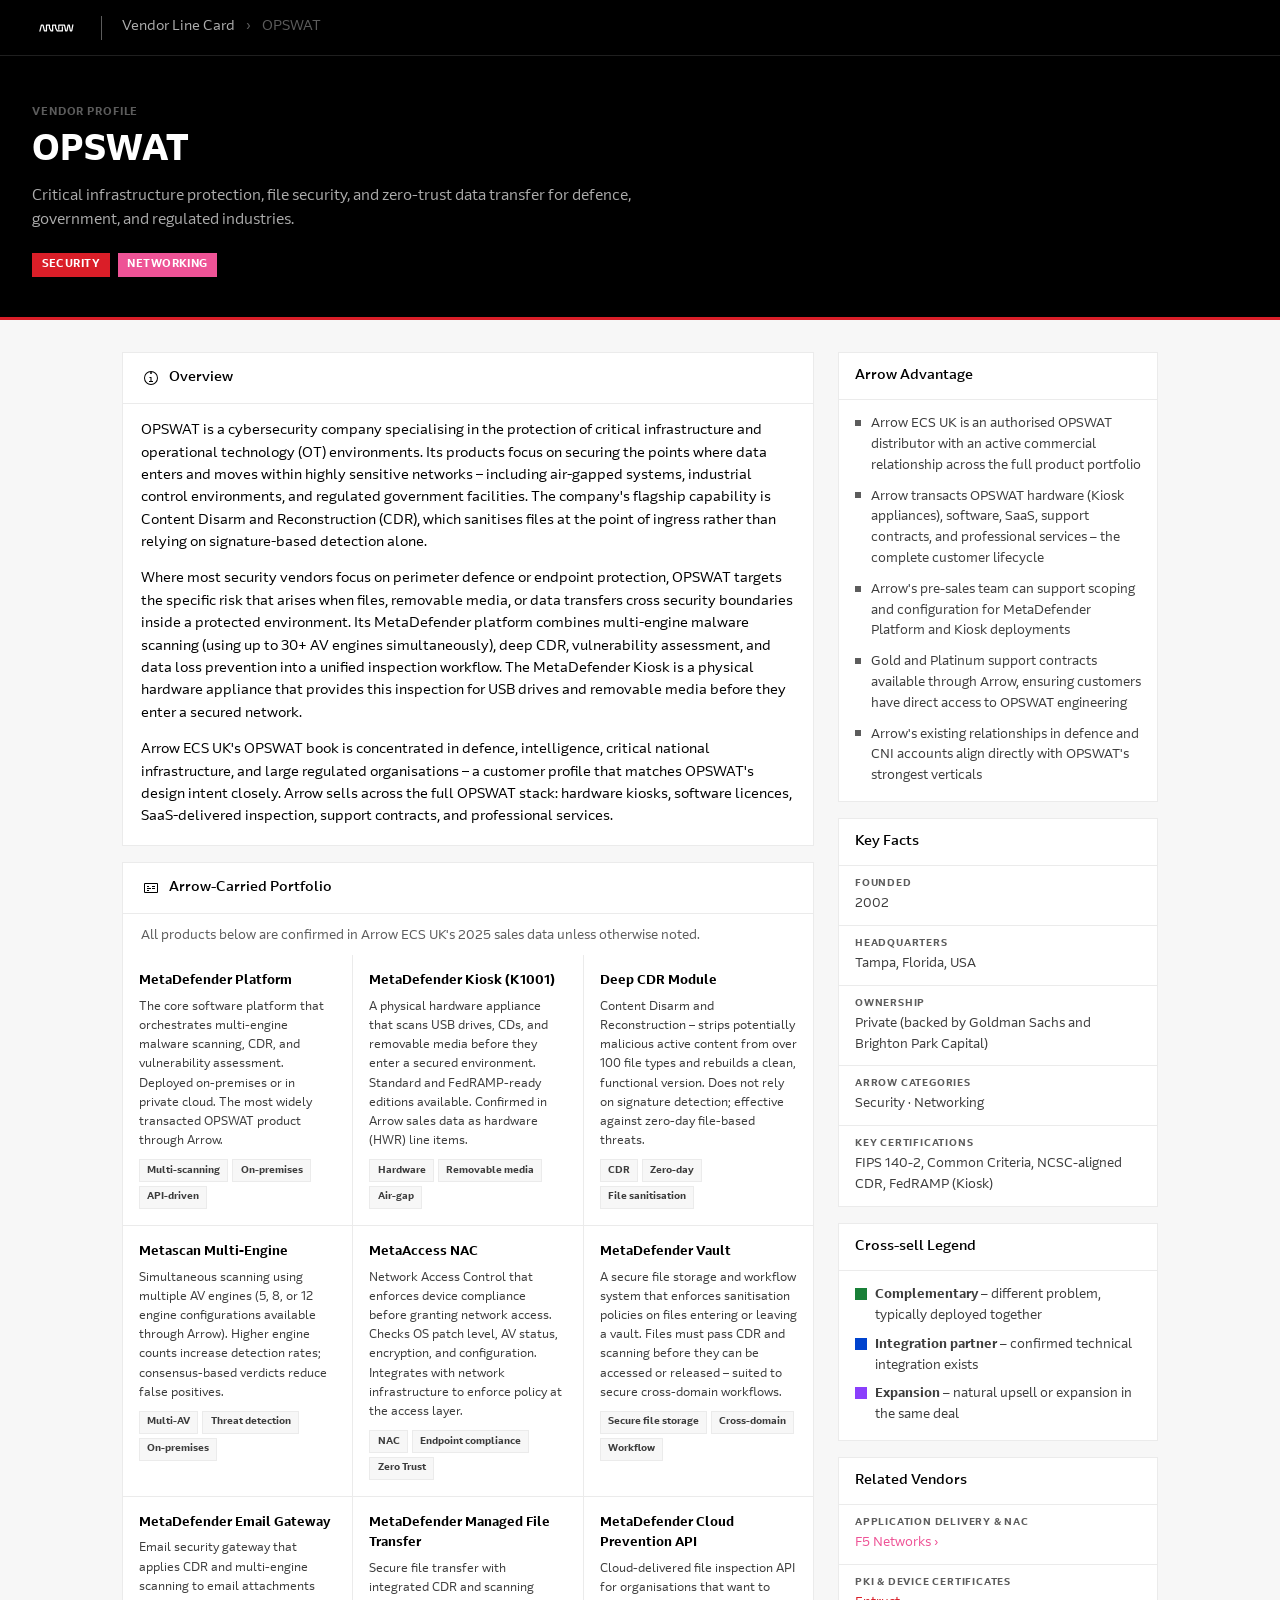
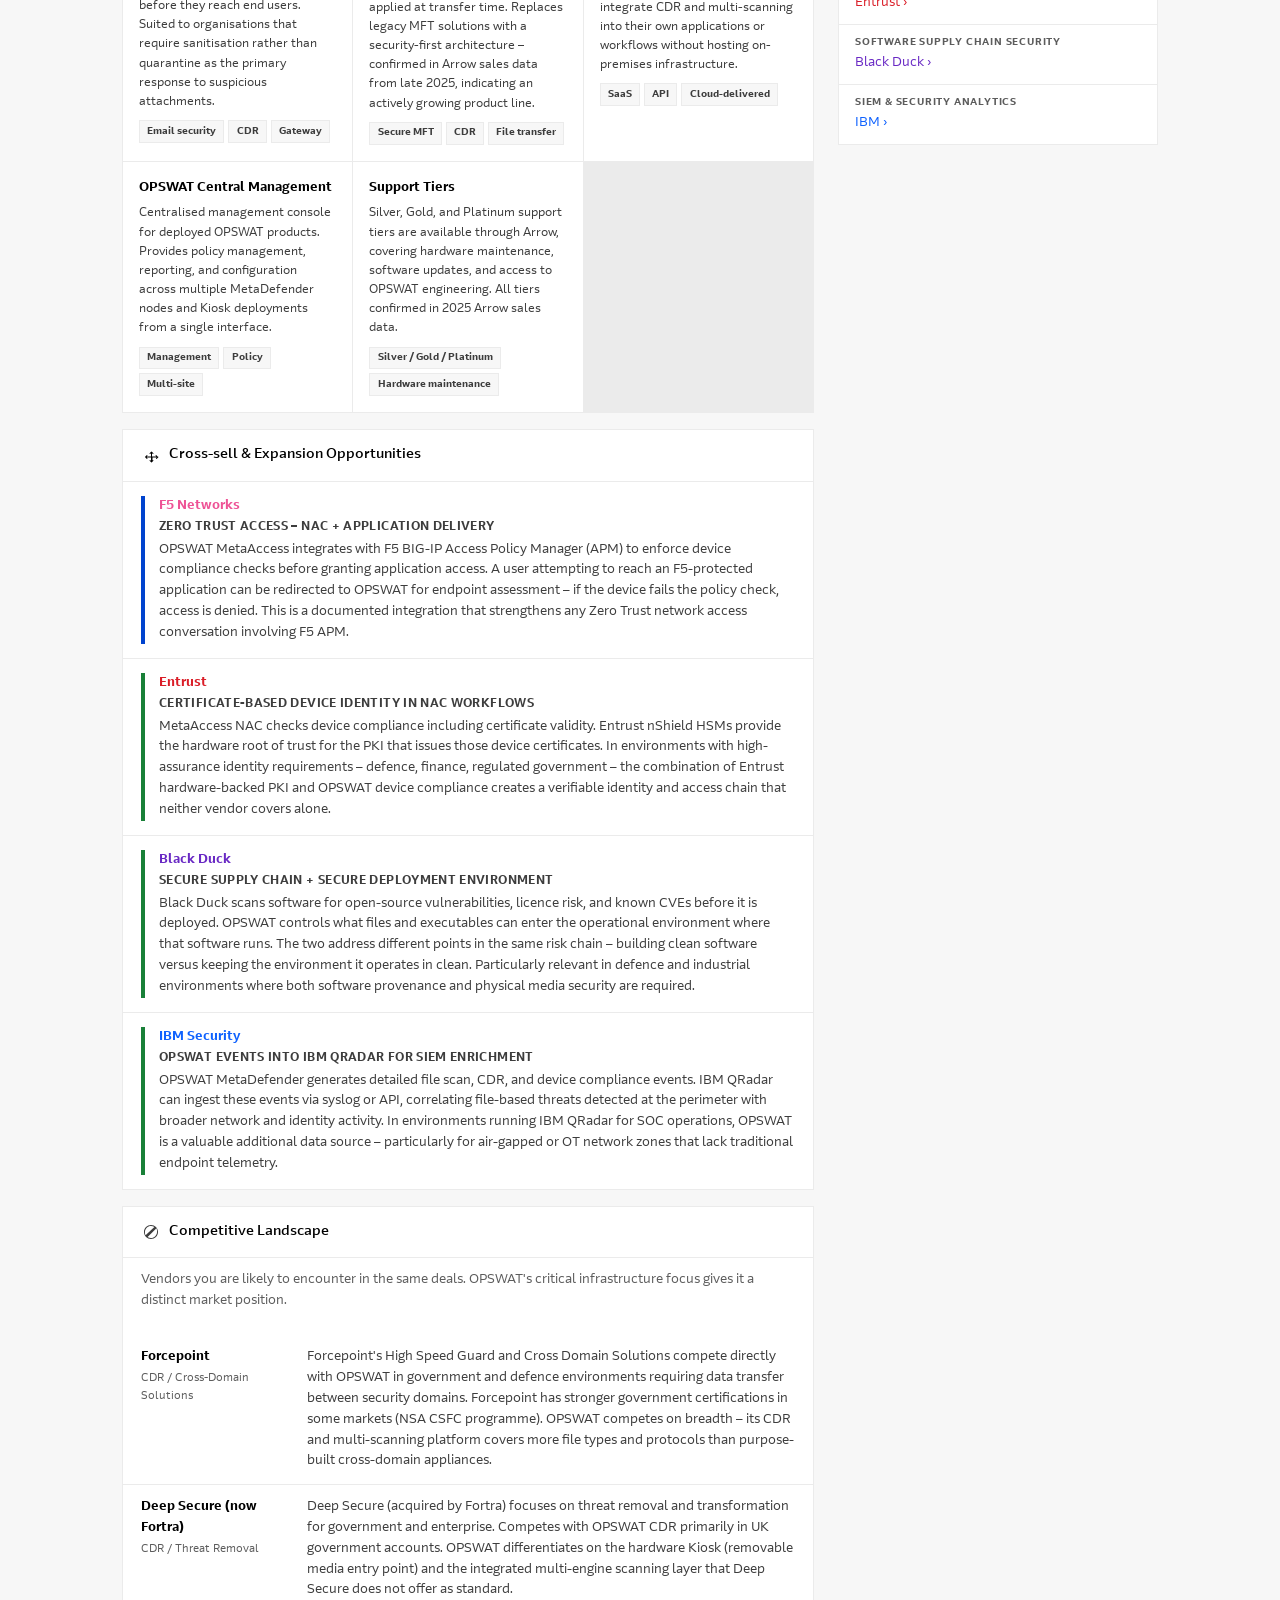
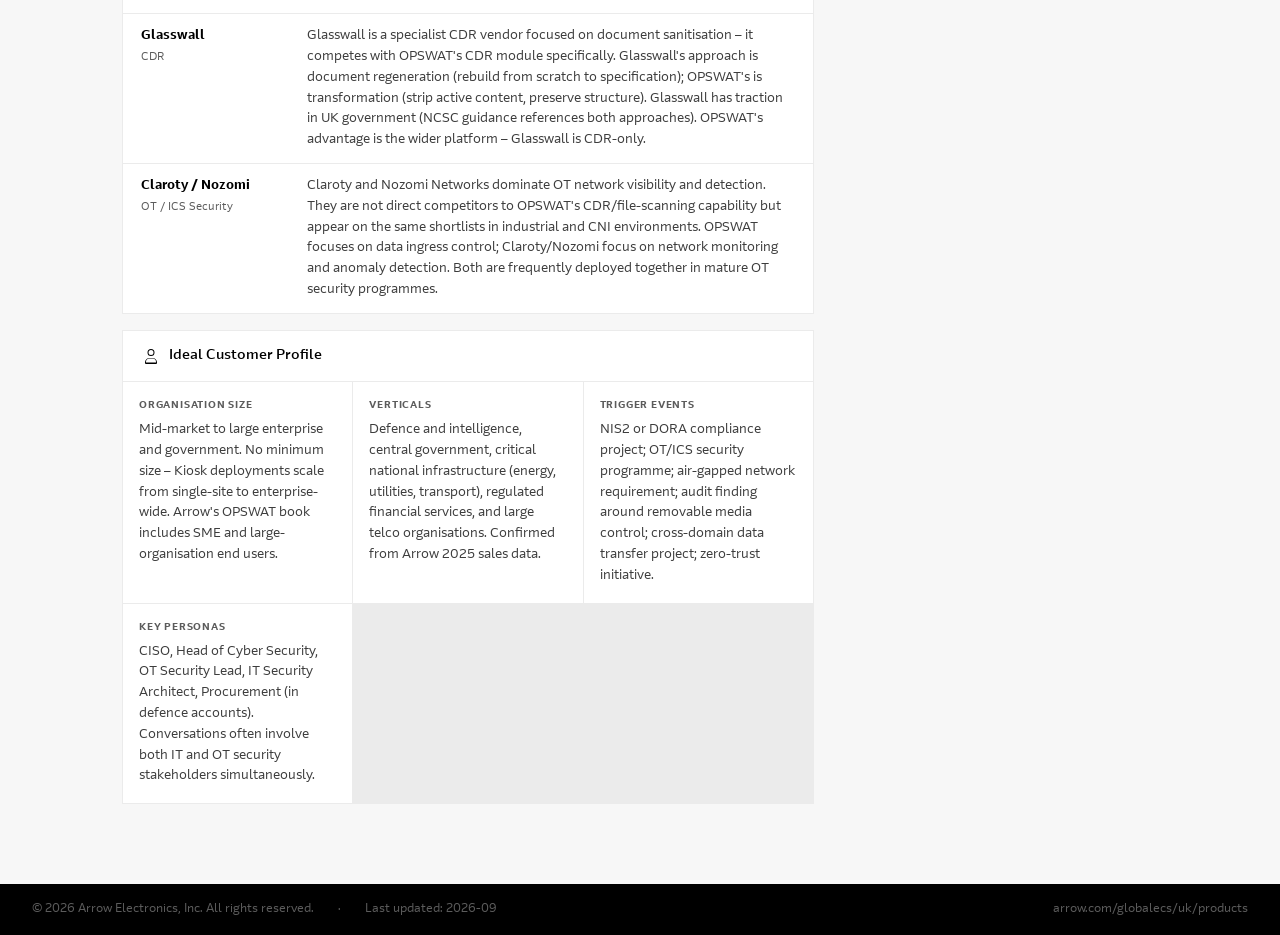
<file: vendors/opswat.html>
﻿<!DOCTYPE html>
<html lang="en">
<head>
  <meta charset="UTF-8" />
  <meta name="viewport" content="width=device-width, initial-scale=1.0" />
  <title>OPSWAT – Arrow ECS UK Vendor Profile</title>
  <link rel="stylesheet" href="../assets/arrow-tokens.css" />
  <style>
    /* ── Category tag colours (functional — retained as-is) ── */
    :root {
      --tag-dc:       #0f62fe;
      --tag-bi:       #8a3ffc;
      --tag-cloud:    #009d9a;
      --tag-mob:      #198038;
      --tag-sec:      #da1e28;
      --tag-net:      #ee5396;
      --tag-iot:      #ff832b;
      --tag-arrow:    #0043ce;
      --tag-devops:   #6929c4;
      /* Cross-sell badge colours — functional indicators, retained */
      --badge-complement: #198038;
      --badge-partner:    #0043ce;
      --badge-expand:     #8a3ffc;
    }

    *, *::before, *::after { box-sizing: border-box; margin: 0; padding: 0; }

    body {
      font-family: var(--arrow-font-text);
      font-size: 14px;
      line-height: 1.6;
      background: var(--arrow-color-bg-secondary);
      color: var(--arrow-color-text-primary);
    }

    header {
      background: var(--arrow-color-bg-inverse);
      color: var(--arrow-color-text-inverse);
      padding: 0 2rem;
      display: flex;
      align-items: center;
      height: 56px;
      position: sticky;
      top: 0;
      z-index: var(--arrow-z-sticky);
      border-bottom: 1px solid var(--arrow-color-neutral-800);
    }
    .logo { font-size: 14px; font-weight: 600; color: var(--arrow-color-text-inverse); text-decoration: none; margin-right: 1.5rem; }
    .divider { width: 1px; height: 24px; background: var(--arrow-color-neutral-600); margin: 0 1.25rem; }
    .breadcrumb { font-size: 14px; color: var(--arrow-color-text-tertiary); }
    .breadcrumb a { color: var(--arrow-color-neutral-400); text-decoration: none; }
    .breadcrumb a:hover { text-decoration: underline; }
    .breadcrumb span { margin: 0 0.5rem; color: var(--arrow-color-text-tertiary); }
    .header-logo { display:flex; align-items:center; text-decoration:none; flex-shrink:0; }

    .hero {
      background: var(--arrow-color-bg-inverse);
      color: var(--arrow-color-text-inverse);
      padding: 3rem 2rem 2.5rem;
      border-bottom: 3px solid var(--tag-sec);
    }
    .hero-inner { max-width: 900px; }
    .vendor-label { font-size: 11px; font-weight: 600; letter-spacing: 0.08em; text-transform: uppercase; color: var(--arrow-color-text-tertiary); margin-bottom: 0.5rem; }
    .hero h1 { font-size: 2.25rem; font-family: var(--arrow-font-display); font-weight: 300; line-height: 1.2; margin-bottom: 0.75rem; }
    .hero h1 strong { font-weight: 600; }
    .tagline { font-size: 15px; color: var(--arrow-color-neutral-400); max-width: 680px; margin-bottom: 1.25rem; }
    .hero-tags { display: flex; flex-wrap: wrap; gap: 0.5rem; }
    .hero-tag {
      font-size: 11px; font-weight: 600; letter-spacing: 0.04em; text-transform: uppercase;
      padding: 0.2rem 0.6rem; color: #fff;
    }

    .page-body {
      max-width: 1100px;
      margin: 0 auto;
      padding: 2rem;
      display: grid;
      grid-template-columns: 1fr 320px;
      gap: 1.5rem;
      align-items: start;
    }
    @media (max-width: 800px) { .page-body { grid-template-columns: 1fr; } }

    .section {
      background: var(--arrow-color-surface-default);
      border: 1px solid var(--arrow-color-border-subtle);
      margin-bottom: 1rem;
    }
    .section-header {
      padding: 0.875rem 1.125rem;
      border-bottom: 1px solid var(--arrow-color-border-subtle);
      display: flex;
      align-items: center;
      gap: 0.5rem;
    }
    .section-header h2 { font-size: 14px; font-weight: var(--arrow-font-weight-medium); font-family: var(--arrow-font-text); color: var(--arrow-color-text-primary); }
    .section-icon { display: flex; align-items: center; justify-content: center; width: 20px; height: 20px; flex-shrink: 0; }
    .section-body { padding: 1rem 1.125rem; }
    .section-body p { margin-bottom: 0.875rem; }
    .section-body p:last-child { margin-bottom: 0; }

    .product-grid {
      display: grid;
      grid-template-columns: repeat(auto-fill, minmax(220px, 1fr));
      gap: 1px;
      background: var(--arrow-color-border-subtle);
      margin-top: 0;
    }
    .product-card { background: var(--arrow-color-surface-default); padding: 1rem; }
    .product-card-name { font-size: 13px; font-weight: 600; margin-bottom: 0.375rem; }
    .product-card-desc { font-size: 12px; color: var(--arrow-color-text-secondary); margin-bottom: 0.5rem; }
    .product-card-tags { display: flex; flex-wrap: wrap; gap: 0.25rem; }
    .mini-tag { font-size: 10px; font-weight: 600; background: var(--arrow-color-bg-secondary); color: var(--arrow-color-text-secondary); padding: 0.15rem 0.45rem; border: 1px solid var(--arrow-color-border-subtle); }

    .crosssell-list { }
    .crosssell-item {
      display: grid;
      grid-template-columns: auto 1fr;
      grid-template-rows: auto auto auto;
      column-gap: 0.875rem;
      row-gap: 0.125rem;
      padding: 0.875rem 1.125rem;
      border-bottom: 1px solid var(--arrow-color-border-subtle);
    }
    .crosssell-item:last-child { border-bottom: none; }
    .crosssell-badge {
      grid-row: 1 / 4;
      width: 4px;
      border-radius: 0;
      align-self: stretch;
    }
    .badge-complement { background: var(--badge-complement); }
    .badge-partner    { background: var(--badge-partner); }
    .badge-expand     { background: var(--badge-expand); }
    .crosssell-vendor { font-size: 13px; font-weight: 600; color: var(--arrow-color-text-link); text-decoration: none; }
    .crosssell-vendor:hover { text-decoration: underline; color: var(--arrow-color-text-link-hover); }
    .crosssell-play { font-size: 12px; font-weight: 600; color: var(--arrow-color-text-secondary); text-transform: uppercase; letter-spacing: 0.03em; }
    .crosssell-why { font-size: 13px; color: var(--arrow-color-text-secondary); }

    .competitor-list { }
    .competitor-item {
      display: grid;
      grid-template-columns: 150px 1fr;
      gap: 1rem;
      padding: 0.75rem 1.125rem;
      border-bottom: 1px solid var(--arrow-color-border-subtle);
    }
    .competitor-item:last-child { border-bottom: none; }
    @media (max-width: 600px) { .competitor-item { grid-template-columns: 1fr; } }
    .competitor-name { font-size: 13px; font-weight: 600; }
    .competitor-space { font-size: 11px; color: var(--arrow-color-text-tertiary); margin-top: 0.125rem; }
    .competitor-note { font-size: 13px; color: var(--arrow-color-text-secondary); }

    .icp-grid {
      display: grid;
      grid-template-columns: repeat(auto-fill, minmax(180px, 1fr));
      gap: 1px;
      background: var(--arrow-color-border-subtle);
    }
    .icp-card { background: var(--arrow-color-surface-default); padding: 1rem; }
    .icp-label { font-size: 10px; font-weight: 600; text-transform: uppercase; letter-spacing: 0.08em; color: var(--arrow-color-text-tertiary); margin-bottom: 0.375rem; }
    .icp-value { font-size: 13px; color: var(--arrow-color-text-secondary); }

    .sidebar-col { }
    .sidebar-card {
      background: var(--arrow-color-surface-default);
      border: 1px solid var(--arrow-color-border-subtle);
      margin-bottom: 1rem;
    }
    .sidebar-card .section-header { padding: 0.75rem 1rem; }
    .sidebar-card .section-body { padding: 0.875rem 1rem; }

    .arrow-advantage-list { list-style: none; display: flex; flex-direction: column; gap: 0.625rem; }
    .arrow-advantage-list li { font-size: 13px; color: var(--arrow-color-text-secondary); padding-left: 1rem; position: relative; }
    .arrow-advantage-list li::before {
      content: '';
      position: absolute;
      left: 0; top: 0.45em;
      width: 6px; height: 6px;
      background: var(--arrow-color-neutral-600); }

    .key-facts { }
    .key-fact { padding: 0.625rem 1rem; border-bottom: 1px solid var(--arrow-color-border-subtle); }
    .key-fact:last-child { border-bottom: none; }
    .key-fact-label { font-size: 10px; font-weight: 600; text-transform: uppercase; letter-spacing: 0.08em; color: var(--arrow-color-text-tertiary); }
    .key-fact-value { font-size: 13px; color: var(--arrow-color-text-secondary); margin-top: 0.125rem; }

    .legend { display: flex; flex-direction: column; gap: 0.5rem; }
    .legend-item { display: flex; align-items: flex-start; gap: 0.5rem; font-size: 13px; color: var(--arrow-color-text-secondary); }
    .legend-swatch { width: 12px; height: 12px; flex-shrink: 0; margin-top: 3px; }

    footer {
      background: var(--arrow-color-bg-inverse);
      color: var(--arrow-color-text-tertiary);
      padding: 1rem 2rem;
      font-size: 12px;
      display: flex;
      align-items: center;
      gap: 0.5rem;
      margin-top: 2rem;
    }
    footer a { color: var(--arrow-color-text-tertiary); text-decoration: none; }
    footer a:hover { text-decoration: underline; }
  </style>
</head>
<body>

<header>
  <a class="header-logo" href="../index.html" aria-label="Arrow Electronics">
    <svg viewBox="0 0 399.3 180" xmlns="http://www.w3.org/2000/svg" style="height:22px;width:auto;" aria-hidden="true" focusable="false">
      <path fill="#FFFFFF" d="M64.9,120c-0.4,0-0.8,0-1.2-0.1c-2.6-0.6-4.3-3.3-3.6-5.9L72,64.7c0.5-2.2,2.5-3.8,4.8-3.8h13.4c2.3,0,4.3,1.6,4.8,3.8l10.7,44.6h7.8V65.8c0-2.7,2.2-4.9,4.9-4.9H143c2.7,0,4.9,2.2,4.9,4.9v22.5l11.4,21h4.7V65.8c0-2.7,2.2-4.9,4.9-4.9h24.6c2.7,0,4.9,2.2,4.9,4.9v22.5l11.4,21h33.8V80.6c0-2.7,2.2-4.9,4.9-4.9c2.7,0,4.9,2.2,4.9,4.9v33.6c0,2.7-2.2,4.9-4.9,4.9h-41.6c-1.8,0-3.5-1-4.3-2.6l-13.4-24.6c-0.4-0.7-0.6-1.5-0.6-2.4V70.7h-14.8v43.4c0,2.7-2.2,4.9-4.9,4.9h-12.5c-1.8,0-3.5-1-4.3-2.6l-13.4-24.6c-0.4-0.7-0.6-1.5-0.6-2.4V70.7h-14.8v43.4c0,2.7-2.2,4.9-4.9,4.9h-16.6c-2.3,0-4.3-1.6-4.8-3.8L86.3,70.7h-5.7l-10.9,45.5C69.2,118.5,67.2,120,64.9,120z"/>
      <path fill="#FFFFFF" d="M324.8,119.1h-10.7c-2.4,0-4.4-1.7-4.8-4l-8.6-44.4h-1.3l-8.6,44.4c-0.5,2.3-2.5,4-4.8,4h-10.7c-2.4,0-4.4-1.7-4.8-4l-8.6-44.4h-38v28.7c0,2.7-2.2,4.9-4.9,4.9c-2.7,0-4.9-2.2-4.9-4.9V65.8c0-2.7,2.2-4.9,4.9-4.9h47c2.4,0,4.4,1.7,4.8,4l8.6,44.4h2.6l8.6-44.4c0.5-2.3,2.5-4,4.8-4h9.4c2.4,0,4.4,1.7,4.8,4l8.6,44.4h2.6l8.8-45.3c0.5-2.7,3.1-4.4,5.8-3.9c2.7,0.5,4.4,3.1,3.9,5.8l-9.6,49.2C329.2,117.4,327.2,119.1,324.8,119.1z"/>
    </svg>
  </a>
  <div class="header-divider" style="width:1px;height:24px;background:var(--arrow-color-neutral-600);margin:0 1.25rem;flex-shrink:0;"></div>
  <nav class="breadcrumb">
    <a href="../index.html">Vendor Line Card</a>
    <span>›</span>
    OPSWAT
  </nav>
</header>

<div class="hero">
  <div class="hero-inner">
    <div class="vendor-label">Vendor Profile</div>
    <h1><strong>OPSWAT</strong></h1>
    <p class="tagline">Critical infrastructure protection, file security, and zero-trust data transfer for defence, government, and regulated industries.</p>
    <div class="hero-tags">
      <span class="hero-tag" style="background:var(--tag-sec)">Security</span>
      <span class="hero-tag" style="background:var(--tag-net)">Networking</span>
    </div>
  </div>
</div>

<div class="page-body">
  <div class="main-col">

    <!-- Overview -->
    <div class="section">
      <div class="section-header">
        <div class="section-icon">
          <svg width="16" height="16" viewBox="0 0 32 32" fill="var(--arrow-color-text-primary)"><path d="M17 22v-8h-4v2h2v6h-3v2h8v-2h-3zm-1-18a2 2 0 1 0 2 2 2 2 0 0 0-2-2z"/><path d="M16 2A14 14 0 1 0 30 16 14.016 14.016 0 0 0 16 2zm0 26A12 12 0 1 1 28 16 12.014 12.014 0 0 1 16 28z"/></svg>
        </div>
        <h2>Overview</h2>
      </div>
      <div class="section-body">
        <p>OPSWAT is a cybersecurity company specialising in the protection of critical infrastructure and operational technology (OT) environments. Its products focus on securing the points where data enters and moves within highly sensitive networks – including air-gapped systems, industrial control environments, and regulated government facilities. The company's flagship capability is Content Disarm and Reconstruction (CDR), which sanitises files at the point of ingress rather than relying on signature-based detection alone.</p>
        <p>Where most security vendors focus on perimeter defence or endpoint protection, OPSWAT targets the specific risk that arises when files, removable media, or data transfers cross security boundaries inside a protected environment. Its MetaDefender platform combines multi-engine malware scanning (using up to 30+ AV engines simultaneously), deep CDR, vulnerability assessment, and data loss prevention into a unified inspection workflow. The MetaDefender Kiosk is a physical hardware appliance that provides this inspection for USB drives and removable media before they enter a secured network.</p>
        <p>Arrow ECS UK's OPSWAT book is concentrated in defence, intelligence, critical national infrastructure, and large regulated organisations – a customer profile that matches OPSWAT's design intent closely. Arrow sells across the full OPSWAT stack: hardware kiosks, software licences, SaaS-delivered inspection, support contracts, and professional services.</p>
      </div>
    </div>

    <!-- Portfolio -->
    <div class="section">
      <div class="section-header">
        <div class="section-icon">
          <svg width="16" height="16" viewBox="0 0 32 32" fill="var(--arrow-color-text-primary)"><path d="M28 6H4a2 2 0 0 0-2 2v16a2 2 0 0 0 2 2h24a2 2 0 0 0 2-2V8a2 2 0 0 0-2-2zm0 18H4V8h24z"/><path d="M8 12h4v2H8zm0 4h8v2H8zm0 4h4v2H8zm10-8h6v2h-6zm0 4h6v2h-6z"/></svg>
        </div>
        <h2>Arrow-Carried Portfolio</h2>
      </div>
      <div class="section-body" style="padding:0.75rem 1.125rem 0.5rem;">
        <p style="font-size:13px; color:var(--arrow-color-text-tertiary);">All products below are confirmed in Arrow ECS UK's 2025 sales data unless otherwise noted.</p>
      </div>
      <div class="product-grid">

        <div class="product-card">
          <div class="product-card-name">MetaDefender Platform</div>
          <div class="product-card-desc">The core software platform that orchestrates multi-engine malware scanning, CDR, and vulnerability assessment. Deployed on-premises or in private cloud. The most widely transacted OPSWAT product through Arrow.</div>
          <div class="product-card-tags">
            <span class="mini-tag">Multi-scanning</span>
            <span class="mini-tag">On-premises</span>
            <span class="mini-tag">API-driven</span>
          </div>
        </div>

        <div class="product-card">
          <div class="product-card-name">MetaDefender Kiosk (K1001)</div>
          <div class="product-card-desc">A physical hardware appliance that scans USB drives, CDs, and removable media before they enter a secured environment. Standard and FedRAMP-ready editions available. Confirmed in Arrow sales data as hardware (HWR) line items.</div>
          <div class="product-card-tags">
            <span class="mini-tag">Hardware</span>
            <span class="mini-tag">Removable media</span>
            <span class="mini-tag">Air-gap</span>
          </div>
        </div>

        <div class="product-card">
          <div class="product-card-name">Deep CDR Module</div>
          <div class="product-card-desc">Content Disarm and Reconstruction – strips potentially malicious active content from over 100 file types and rebuilds a clean, functional version. Does not rely on signature detection; effective against zero-day file-based threats.</div>
          <div class="product-card-tags">
            <span class="mini-tag">CDR</span>
            <span class="mini-tag">Zero-day</span>
            <span class="mini-tag">File sanitisation</span>
          </div>
        </div>

        <div class="product-card">
          <div class="product-card-name">Metascan Multi-Engine</div>
          <div class="product-card-desc">Simultaneous scanning using multiple AV engines (5, 8, or 12 engine configurations available through Arrow). Higher engine counts increase detection rates; consensus-based verdicts reduce false positives.</div>
          <div class="product-card-tags">
            <span class="mini-tag">Multi-AV</span>
            <span class="mini-tag">Threat detection</span>
            <span class="mini-tag">On-premises</span>
          </div>
        </div>

        <div class="product-card">
          <div class="product-card-name">MetaAccess NAC</div>
          <div class="product-card-desc">Network Access Control that enforces device compliance before granting network access. Checks OS patch level, AV status, encryption, and configuration. Integrates with network infrastructure to enforce policy at the access layer.</div>
          <div class="product-card-tags">
            <span class="mini-tag">NAC</span>
            <span class="mini-tag">Endpoint compliance</span>
            <span class="mini-tag">Zero Trust</span>
          </div>
        </div>

        <div class="product-card">
          <div class="product-card-name">MetaDefender Vault</div>
          <div class="product-card-desc">A secure file storage and workflow system that enforces sanitisation policies on files entering or leaving a vault. Files must pass CDR and scanning before they can be accessed or released – suited to secure cross-domain workflows.</div>
          <div class="product-card-tags">
            <span class="mini-tag">Secure file storage</span>
            <span class="mini-tag">Cross-domain</span>
            <span class="mini-tag">Workflow</span>
          </div>
        </div>

        <div class="product-card">
          <div class="product-card-name">MetaDefender Email Gateway</div>
          <div class="product-card-desc">Email security gateway that applies CDR and multi-engine scanning to email attachments before they reach end users. Suited to organisations that require sanitisation rather than quarantine as the primary response to suspicious attachments.</div>
          <div class="product-card-tags">
            <span class="mini-tag">Email security</span>
            <span class="mini-tag">CDR</span>
            <span class="mini-tag">Gateway</span>
          </div>
        </div>

        <div class="product-card">
          <div class="product-card-name">MetaDefender Managed File Transfer</div>
          <div class="product-card-desc">Secure file transfer with integrated CDR and scanning applied at transfer time. Replaces legacy MFT solutions with a security-first architecture – confirmed in Arrow sales data from late 2025, indicating an actively growing product line.</div>
          <div class="product-card-tags">
            <span class="mini-tag">Secure MFT</span>
            <span class="mini-tag">CDR</span>
            <span class="mini-tag">File transfer</span>
          </div>
        </div>

        <div class="product-card">
          <div class="product-card-name">MetaDefender Cloud Prevention API</div>
          <div class="product-card-desc">Cloud-delivered file inspection API for organisations that want to integrate CDR and multi-scanning into their own applications or workflows without hosting on-premises infrastructure.</div>
          <div class="product-card-tags">
            <span class="mini-tag">SaaS</span>
            <span class="mini-tag">API</span>
            <span class="mini-tag">Cloud-delivered</span>
          </div>
        </div>

        <div class="product-card">
          <div class="product-card-name">OPSWAT Central Management</div>
          <div class="product-card-desc">Centralised management console for deployed OPSWAT products. Provides policy management, reporting, and configuration across multiple MetaDefender nodes and Kiosk deployments from a single interface.</div>
          <div class="product-card-tags">
            <span class="mini-tag">Management</span>
            <span class="mini-tag">Policy</span>
            <span class="mini-tag">Multi-site</span>
          </div>
        </div>

        <div class="product-card">
          <div class="product-card-name">Support Tiers</div>
          <div class="product-card-desc">Silver, Gold, and Platinum support tiers are available through Arrow, covering hardware maintenance, software updates, and access to OPSWAT engineering. All tiers confirmed in 2025 Arrow sales data.</div>
          <div class="product-card-tags">
            <span class="mini-tag">Silver / Gold / Platinum</span>
            <span class="mini-tag">Hardware maintenance</span>
          </div>
        </div>

      </div>
    </div>

    <!-- Cross-sell -->
    <div class="section">
      <div class="section-header">
        <div class="section-icon">
          <svg width="16" height="16" viewBox="0 0 32 32" fill="var(--arrow-color-text-primary)"><path d="M29.707 19.293l-3-3a1 1 0 0 0-1.414 1.414L26.586 19H18v-6.586l1.293 1.293a1 1 0 0 0 1.414-1.414l-3-3a1 1 0 0 0-1.414 0l-3 3a1 1 0 1 0 1.414 1.414L16 12.414V19H7.414l1.293-1.293a1 1 0 1 0-1.414-1.414l-3 3a1 1 0 0 0 0 1.414l3 3a1 1 0 0 0 1.414-1.414L7.414 21H16v6.586l-1.293-1.293a1 1 0 0 0-1.414 1.414l3 3a1 1 0 0 0 1.414 0l3-3a1 1 0 0 0-1.414-1.414L19 27.586V21h8.586l-1.293 1.293a1 1 0 0 0 1.414 1.414l3-3a1 1 0 0 0 0-1.414z"/></svg>
        </div>
        <h2>Cross-sell &amp; Expansion Opportunities</h2>
      </div>
      <div class="section-body" style="padding:0">
        <div class="crosssell-list">

          <!-- EVIDENCE: Integration partner – F5 APM + OPSWAT MetaAccess integration is documented in OPSWAT's technology partner catalogue and F5's integration ecosystem. Source: opswat.com/partners/technology -->
          <div class="crosssell-item">
            <div class="crosssell-badge badge-partner"></div>
            <a class="crosssell-vendor" href="f5.html" style="color:var(--tag-net)">F5 Networks</a>
            <div class="crosssell-play">Zero Trust Access – NAC + Application Delivery</div>
            <div class="crosssell-why">OPSWAT MetaAccess integrates with F5 BIG-IP Access Policy Manager (APM) to enforce device compliance checks before granting application access. A user attempting to reach an F5-protected application can be redirected to OPSWAT for endpoint assessment – if the device fails the policy check, access is denied. This is a documented integration that strengthens any Zero Trust network access conversation involving F5 APM.</div>
          </div>

          <!-- EVIDENCE: Complementary – validated conceptually; Entrust PKI provides device certificates, OPSWAT MetaAccess checks them as part of compliance assessment -->
          <div class="crosssell-item">
            <div class="crosssell-badge badge-complement"></div>
            <a class="crosssell-vendor" href="entrust.html" style="color:var(--tag-sec)">Entrust</a>
            <div class="crosssell-play">Certificate-Based Device Identity in NAC Workflows</div>
            <div class="crosssell-why">MetaAccess NAC checks device compliance including certificate validity. Entrust nShield HSMs provide the hardware root of trust for the PKI that issues those device certificates. In environments with high-assurance identity requirements – defence, finance, regulated government – the combination of Entrust hardware-backed PKI and OPSWAT device compliance creates a verifiable identity and access chain that neither vendor covers alone.</div>
          </div>

          <!-- EVIDENCE: Complementary – validated; Black Duck secures the software supply chain, OPSWAT secures the environment the software runs in -->
          <div class="crosssell-item">
            <div class="crosssell-badge badge-complement"></div>
            <a class="crosssell-vendor" href="blackduck.html" style="color:var(--tag-devops)">Black Duck</a>
            <div class="crosssell-play">Secure Supply Chain + Secure Deployment Environment</div>
            <div class="crosssell-why">Black Duck scans software for open-source vulnerabilities, licence risk, and known CVEs before it is deployed. OPSWAT controls what files and executables can enter the operational environment where that software runs. The two address different points in the same risk chain – building clean software versus keeping the environment it operates in clean. Particularly relevant in defence and industrial environments where both software provenance and physical media security are required.</div>
          </div>

          <!-- EVIDENCE: Complementary – validated; IBM QRadar ingests security events; OPSWAT generates rich file and device scan events suitable for SIEM ingestion -->
          <div class="crosssell-item">
            <div class="crosssell-badge badge-complement"></div>
            <a class="crosssell-vendor" href="ibm.html" style="color:var(--tag-dc)">IBM Security</a>
            <div class="crosssell-play">OPSWAT Events into IBM QRadar for SIEM Enrichment</div>
            <div class="crosssell-why">OPSWAT MetaDefender generates detailed file scan, CDR, and device compliance events. IBM QRadar can ingest these events via syslog or API, correlating file-based threats detected at the perimeter with broader network and identity activity. In environments running IBM QRadar for SOC operations, OPSWAT is a valuable additional data source – particularly for air-gapped or OT network zones that lack traditional endpoint telemetry.</div>
          </div>

        </div>
      </div>
    </div>

    <!-- Competitors -->
    <div class="section">
      <div class="section-header">
        <div class="section-icon">
          <svg width="16" height="16" viewBox="0 0 32 32" fill="var(--arrow-color-text-secondary)"><path d="M16 2C8.268 2 2 8.268 2 16s6.268 14 14 14 14-6.268 14-14S23.732 2 16 2zm0 2c2.495 0 4.813.768 6.734 2.079L5.08 22.734A11.943 11.943 0 0 1 4 16C4 9.373 9.373 4 16 4zm0 24c-2.495 0-4.813-.768-6.734-2.079l17.655-17.655A11.943 11.943 0 0 1 28 16c0 6.627-5.373 12-12 12z"/></svg>
        </div>
        <h2>Competitive Landscape</h2>
      </div>
      <div class="section-body" style="padding:0.75rem 1.125rem 0.5rem;">
        <p style="font-size:13px; color:var(--arrow-color-text-tertiary); margin-bottom:1rem;">Vendors you are likely to encounter in the same deals. OPSWAT's critical infrastructure focus gives it a distinct market position.</p>
      </div>
      <div class="competitor-list">

        <div class="competitor-item">
          <div>
            <div class="competitor-name">Forcepoint</div>
            <div class="competitor-space">CDR / Cross-Domain Solutions</div>
          </div>
          <div class="competitor-note">Forcepoint's High Speed Guard and Cross Domain Solutions compete directly with OPSWAT in government and defence environments requiring data transfer between security domains. Forcepoint has stronger government certifications in some markets (NSA CSFC programme). OPSWAT competes on breadth – its CDR and multi-scanning platform covers more file types and protocols than purpose-built cross-domain appliances.</div>
        </div>

        <div class="competitor-item">
          <div>
            <div class="competitor-name">Deep Secure (now Fortra)</div>
            <div class="competitor-space">CDR / Threat Removal</div>
          </div>
          <div class="competitor-note">Deep Secure (acquired by Fortra) focuses on threat removal and transformation for government and enterprise. Competes with OPSWAT CDR primarily in UK government accounts. OPSWAT differentiates on the hardware Kiosk (removable media entry point) and the integrated multi-engine scanning layer that Deep Secure does not offer as standard.</div>
        </div>

        <div class="competitor-item">
          <div>
            <div class="competitor-name">Glasswall</div>
            <div class="competitor-space">CDR</div>
          </div>
          <div class="competitor-note">Glasswall is a specialist CDR vendor focused on document sanitisation – it competes with OPSWAT's CDR module specifically. Glasswall's approach is document regeneration (rebuild from scratch to specification); OPSWAT's is transformation (strip active content, preserve structure). Glasswall has traction in UK government (NCSC guidance references both approaches). OPSWAT's advantage is the wider platform – Glasswall is CDR-only.</div>
        </div>

        <div class="competitor-item">
          <div>
            <div class="competitor-name">Claroty / Nozomi</div>
            <div class="competitor-space">OT / ICS Security</div>
          </div>
          <div class="competitor-note">Claroty and Nozomi Networks dominate OT network visibility and detection. They are not direct competitors to OPSWAT's CDR/file-scanning capability but appear on the same shortlists in industrial and CNI environments. OPSWAT focuses on data ingress control; Claroty/Nozomi focus on network monitoring and anomaly detection. Both are frequently deployed together in mature OT security programmes.</div>
        </div>

      </div>
    </div>

    <!-- ICP -->
    <div class="section">
      <div class="section-header">
        <div class="section-icon">
          <svg width="16" height="16" viewBox="0 0 32 32" fill="var(--arrow-color-text-primary)"><path d="M16 16a7 7 0 1 0-7-7 7 7 0 0 0 7 7zm0-12a5 5 0 1 1-5 5 5 5 0 0 1 5-5zm10 28H6a2 2 0 0 1-2-2v-1a9 9 0 0 1 9-9h6a9 9 0 0 1 9 9v1a2 2 0 0 1-2 2zm-20-3h20v-1a7 7 0 0 0-7-7h-6a7 7 0 0 0-7 7z"/></svg>
        </div>
        <h2>Ideal Customer Profile</h2>
      </div>
      <div class="section-body" style="padding:0">
        <div class="icp-grid">
          <div class="icp-card">
            <div class="icp-label">Organisation Size</div>
            <div class="icp-value">Mid-market to large enterprise and government. No minimum size – Kiosk deployments scale from single-site to enterprise-wide. Arrow's OPSWAT book includes SME and large-organisation end users.</div>
          </div>
          <div class="icp-card">
            <div class="icp-label">Verticals</div>
            <div class="icp-value">Defence and intelligence, central government, critical national infrastructure (energy, utilities, transport), regulated financial services, and large telco organisations. Confirmed from Arrow 2025 sales data.</div>
          </div>
          <div class="icp-card">
            <div class="icp-label">Trigger Events</div>
            <div class="icp-value">NIS2 or DORA compliance project; OT/ICS security programme; air-gapped network requirement; audit finding around removable media control; cross-domain data transfer project; zero-trust initiative.</div>
          </div>
          <div class="icp-card">
            <div class="icp-label">Key Personas</div>
            <div class="icp-value">CISO, Head of Cyber Security, OT Security Lead, IT Security Architect, Procurement (in defence accounts). Conversations often involve both IT and OT security stakeholders simultaneously.</div>
          </div>
        </div>
      </div>
    </div>

  </div><!-- /main-col -->

  <!-- SIDEBAR -->
  <div class="sidebar-col">

    <div class="sidebar-card">
      <div class="section-header">
        <h2>Arrow Advantage</h2>
      </div>
      <div class="section-body">
        <ul class="arrow-advantage-list">
          <li>Arrow ECS UK is an authorised OPSWAT distributor with an active commercial relationship across the full product portfolio</li>
          <li>Arrow transacts OPSWAT hardware (Kiosk appliances), software, SaaS, support contracts, and professional services – the complete customer lifecycle</li>
          <li>Arrow's pre-sales team can support scoping and configuration for MetaDefender Platform and Kiosk deployments</li>
          <li>Gold and Platinum support contracts available through Arrow, ensuring customers have direct access to OPSWAT engineering</li>
          <li>Arrow's existing relationships in defence and CNI accounts align directly with OPSWAT's strongest verticals</li>
        </ul>
      </div>
    </div>

    <div class="sidebar-card">
      <div class="section-header">
        <h2>Key Facts</h2>
      </div>
      <div class="section-body" style="padding:0">
        <div class="key-facts">
          <div class="key-fact">
            <div class="key-fact-label">Founded</div>
            <div class="key-fact-value">2002</div>
          </div>
          <div class="key-fact">
            <div class="key-fact-label">Headquarters</div>
            <div class="key-fact-value">Tampa, Florida, USA</div>
          </div>
          <div class="key-fact">
            <div class="key-fact-label">Ownership</div>
            <div class="key-fact-value">Private (backed by Goldman Sachs and Brighton Park Capital)</div>
          </div>
          <div class="key-fact">
            <div class="key-fact-label">Arrow Categories</div>
            <div class="key-fact-value">Security · Networking</div>
          </div>
          <div class="key-fact">
            <div class="key-fact-label">Key Certifications</div>
            <div class="key-fact-value">FIPS 140-2, Common Criteria, NCSC-aligned CDR, FedRAMP (Kiosk)</div>
          </div>
        </div>
      </div>
    </div>

    <div class="sidebar-card">
      <div class="section-header">
        <h2>Cross-sell Legend</h2>
      </div>
      <div class="section-body">
        <div class="legend">
          <div class="legend-item">
            <div class="legend-swatch" style="background:var(--badge-complement)"></div>
            <span><strong>Complementary</strong> – different problem, typically deployed together</span>
          </div>
          <div class="legend-item">
            <div class="legend-swatch" style="background:var(--badge-partner)"></div>
            <span><strong>Integration partner</strong> – confirmed technical integration exists</span>
          </div>
          <div class="legend-item">
            <div class="legend-swatch" style="background:var(--badge-expand)"></div>
            <span><strong>Expansion</strong> – natural upsell or expansion in the same deal</span>
          </div>
        </div>
      </div>
    </div>

    <div class="sidebar-card">
      <div class="section-header">
        <h2>Related Vendors</h2>
      </div>
      <div class="section-body" style="padding:0">
        <div class="key-facts">
          <div class="key-fact" style="cursor:pointer;" onclick="window.open('f5.html','_blank')">
            <div class="key-fact-label">Application Delivery &amp; NAC</div>
            <div class="key-fact-value" style="color:var(--tag-net)">F5 Networks &rsaquo;</div>
          </div>
          <div class="key-fact" style="cursor:pointer;" onclick="window.open('entrust.html','_blank')">
            <div class="key-fact-label">PKI &amp; Device Certificates</div>
            <div class="key-fact-value" style="color:var(--tag-sec)">Entrust &rsaquo;</div>
          </div>
          <div class="key-fact" style="cursor:pointer;" onclick="window.open('blackduck.html','_blank')">
            <div class="key-fact-label">Software Supply Chain Security</div>
            <div class="key-fact-value" style="color:var(--tag-devops)">Black Duck &rsaquo;</div>
          </div>
          <div class="key-fact" style="cursor:pointer;" onclick="window.open('ibm.html','_blank')">
            <div class="key-fact-label">SIEM &amp; Security Analytics</div>
            <div class="key-fact-value" style="color:var(--tag-dc)">IBM &rsaquo;</div>
          </div>
        </div>
      </div>
    </div>

  </div><!-- /sidebar -->

</div><!-- /page-body -->

<footer>
  <span>© 2026 Arrow Electronics, Inc. All rights reserved.</span>
  <span style="color:var(--arrow-color-text-tertiary); margin: 0 1rem;">·</span>
  <span style="color:var(--arrow-color-text-tertiary)">Last updated: 2026-09</span>
  <a href="https://www.arrow.com/globalecs/uk/products/" style="margin-left:auto;">arrow.com/globalecs/uk/products</a>
</footer>

</body>
</html>
</file>
<file: assets/arrow-tokens.css>
/**
 * Arrow Design System — Combined Tokens
 * Colours · Spacing · Typography
 * Version: 1.0.0
 *
 * Sourced from the Arrow Design System.
 * Font files served from ./fonts/ (relative to this stylesheet).
 */

/* ═══════════════════════════════════════════════════════════
   @font-face — ArrowDisplay
   Headlines, hero text, and large UI labels.
═══════════════════════════════════════════════════════════ */

@font-face {
  font-family: 'ArrowDisplay';
  src: url('./fonts/ArrowDisplay_Lt.ttf') format('truetype');
  font-weight: 300;
  font-style: normal;
  font-display: swap;
}

@font-face {
  font-family: 'ArrowDisplay';
  src: url('./fonts/ArrowDisplay_LtIt.ttf') format('truetype');
  font-weight: 300;
  font-style: italic;
  font-display: swap;
}

@font-face {
  font-family: 'ArrowDisplay';
  src: url('./fonts/ArrowDisplay_Rg.ttf') format('truetype');
  font-weight: 400;
  font-style: normal;
  font-display: swap;
}

@font-face {
  font-family: 'ArrowDisplay';
  src: url('./fonts/ArrowDisplay_It.ttf') format('truetype');
  font-weight: 400;
  font-style: italic;
  font-display: swap;
}

@font-face {
  font-family: 'ArrowDisplay';
  src: url('./fonts/ArrowDisplay_Md.ttf') format('truetype');
  font-weight: 500;
  font-style: normal;
  font-display: swap;
}

@font-face {
  font-family: 'ArrowDisplay';
  src: url('./fonts/ArrowDisplay_MdIt.ttf') format('truetype');
  font-weight: 500;
  font-style: italic;
  font-display: swap;
}

@font-face {
  font-family: 'ArrowDisplay';
  src: url('./fonts/ArrowDisplay_Bd.ttf') format('truetype');
  font-weight: 700;
  font-style: normal;
  font-display: swap;
}

@font-face {
  font-family: 'ArrowDisplay';
  src: url('./fonts/ArrowDisplay_BdIt.ttf') format('truetype');
  font-weight: 700;
  font-style: italic;
  font-display: swap;
}

/* ═══════════════════════════════════════════════════════════
   @font-face — ArrowText
   Body copy, UI labels, captions, and functional text.
═══════════════════════════════════════════════════════════ */

@font-face {
  font-family: 'ArrowText';
  src: url('./fonts/ArrowText_Lt.ttf') format('truetype');
  font-weight: 300;
  font-style: normal;
  font-display: swap;
}

@font-face {
  font-family: 'ArrowText';
  src: url('./fonts/ArrowText_LtIt.ttf') format('truetype');
  font-weight: 300;
  font-style: italic;
  font-display: swap;
}

@font-face {
  font-family: 'ArrowText';
  src: url('./fonts/ArrowText_Rg.ttf') format('truetype');
  font-weight: 400;
  font-style: normal;
  font-display: swap;
}

@font-face {
  font-family: 'ArrowText';
  src: url('./fonts/ArrowText_It.ttf') format('truetype');
  font-weight: 400;
  font-style: italic;
  font-display: swap;
}

@font-face {
  font-family: 'ArrowText';
  src: url('./fonts/ArrowText_Md.ttf') format('truetype');
  font-weight: 500;
  font-style: normal;
  font-display: swap;
}

@font-face {
  font-family: 'ArrowText';
  src: url('./fonts/ArrowText_MdIt.ttf') format('truetype');
  font-weight: 500;
  font-style: italic;
  font-display: swap;
}

@font-face {
  font-family: 'ArrowText';
  src: url('./fonts/ArrowText_Bd.ttf') format('truetype');
  font-weight: 700;
  font-style: normal;
  font-display: swap;
}

@font-face {
  font-family: 'ArrowText';
  src: url('./fonts/ArrowText_BdIt.ttf') format('truetype');
  font-weight: 700;
  font-style: italic;
  font-display: swap;
}

/* ═══════════════════════════════════════════════════════════
   CSS CUSTOM PROPERTIES
═══════════════════════════════════════════════════════════ */

:root {

  /* ─────────────────────────────────────────────
     FONT FAMILIES
  ───────────────────────────────────────────── */
  --arrow-font-display: 'ArrowDisplay', 'Nunito Sans', system-ui, -apple-system, sans-serif;
  --arrow-font-text:    'ArrowText',    'Nunito Sans', system-ui, -apple-system, sans-serif;
  --arrow-font-mono:    'SFMono-Regular', 'Consolas', 'Liberation Mono', 'Courier New', monospace;

  /* ─────────────────────────────────────────────
     FONT WEIGHTS
  ───────────────────────────────────────────── */
  --arrow-font-weight-light:   300;
  --arrow-font-weight-regular: 400;
  --arrow-font-weight-medium:  500;
  --arrow-font-weight-bold:    700;

  /* ─────────────────────────────────────────────
     TYPE SCALE
  ───────────────────────────────────────────── */
  --arrow-font-size-display:   3.815rem;
  --arrow-font-lh-display:     1.1;
  --arrow-font-ls-display:     -0.02em;

  --arrow-font-size-h1:        3.052rem;
  --arrow-font-lh-h1:          1.15;
  --arrow-font-ls-h1:          -0.02em;

  --arrow-font-size-h2:        2.441rem;
  --arrow-font-lh-h2:          1.2;
  --arrow-font-ls-h2:          -0.015em;

  --arrow-font-size-h3:        1.953rem;
  --arrow-font-lh-h3:          1.25;
  --arrow-font-ls-h3:          -0.01em;

  --arrow-font-size-h4:        1.563rem;
  --arrow-font-lh-h4:          1.3;
  --arrow-font-ls-h4:          -0.005em;

  --arrow-font-size-body-lg:   1.25rem;
  --arrow-font-lh-body-lg:     1.6;

  --arrow-font-size-body:      1rem;
  --arrow-font-lh-body:        1.6;

  --arrow-font-size-body-sm:   0.875rem;
  --arrow-font-lh-body-sm:     1.5;

  --arrow-font-size-caption:   0.75rem;
  --arrow-font-lh-caption:     1.4;

  --arrow-font-size-overline:  0.75rem;
  --arrow-font-lh-overline:    1.4;
  --arrow-font-ls-overline:    0.1em;

  --arrow-text-max-width:      72ch;

  /* ─────────────────────────────────────────────
     BRAND CORE
  ───────────────────────────────────────────── */
  --arrow-color-brand-orange:  #FF6600;
  --arrow-color-brand-black:   #000000;
  --arrow-color-brand-white:   #FFFFFF;

  /* ─────────────────────────────────────────────
     NEUTRAL SCALE
  ───────────────────────────────────────────── */
  --arrow-color-neutral-100:   #F7F7F7;
  --arrow-color-neutral-200:   #EBEBEB;
  --arrow-color-neutral-300:   #D6D6D6;
  --arrow-color-neutral-400:   #ADADAD;
  --arrow-color-neutral-500:   #858585;
  --arrow-color-neutral-600:   #5C5C5C;
  --arrow-color-neutral-700:   #3D3D3D;
  --arrow-color-neutral-800:   #1F1F1F;
  --arrow-color-neutral-900:   #0A0A0A;

  /* ─────────────────────────────────────────────
     ORANGE SCALE
  ───────────────────────────────────────────── */
  --arrow-color-orange-50:     #FFF3EB;
  --arrow-color-orange-100:    #FFE0CC;
  --arrow-color-orange-200:    #FFBB99;
  --arrow-color-orange-300:    #FF9666;
  --arrow-color-orange-400:    #FF7733;
  --arrow-color-orange-500:    #FF6600;
  --arrow-color-orange-600:    #CC5200;
  --arrow-color-orange-700:    #993D00;
  --arrow-color-orange-800:    #662900;
  --arrow-color-orange-900:    #331400;

  /* ─────────────────────────────────────────────
     SEMANTIC — BACKGROUND
  ───────────────────────────────────────────── */
  --arrow-color-bg-primary:    #FFFFFF;
  --arrow-color-bg-secondary:  #F7F7F7;
  --arrow-color-bg-tertiary:   #EBEBEB;
  --arrow-color-bg-inverse:    #000000;
  --arrow-color-bg-brand:      #FF6600;

  /* ─────────────────────────────────────────────
     SEMANTIC — SURFACE
  ───────────────────────────────────────────── */
  --arrow-color-surface-default:  #FFFFFF;
  --arrow-color-surface-raised:   #F7F7F7;
  --arrow-color-surface-overlay:  #EBEBEB;
  --arrow-color-surface-inverse:  #1F1F1F;

  /* ─────────────────────────────────────────────
     SEMANTIC — BORDER
  ───────────────────────────────────────────── */
  --arrow-color-border-subtle:  #EBEBEB;
  --arrow-color-border-default: #D6D6D6;
  --arrow-color-border-strong:  #5C5C5C;
  --arrow-color-border-inverse: #FFFFFF;
  --arrow-color-border-brand:   #FF6600;

  /* ─────────────────────────────────────────────
     SEMANTIC — TEXT
  ───────────────────────────────────────────── */
  --arrow-color-text-primary:   #000000;
  --arrow-color-text-secondary: #3D3D3D;
  --arrow-color-text-tertiary:  #5C5C5C;
  --arrow-color-text-disabled:  #ADADAD;
  --arrow-color-text-inverse:   #FFFFFF;
  --arrow-color-text-brand:     #FF6600;
  --arrow-color-text-link:      #CC5200;
  --arrow-color-text-link-hover: #993D00;

  /* ─────────────────────────────────────────────
     SEMANTIC — INTERACTIVE
  ───────────────────────────────────────────── */
  --arrow-color-interactive-default:  #FF6600;
  --arrow-color-interactive-hover:    #CC5200;
  --arrow-color-interactive-active:   #993D00;
  --arrow-color-interactive-disabled: #ADADAD;
  --arrow-color-interactive-focus:    #FF6600;
  --arrow-color-focus-ring:           #FF6600;
  --arrow-color-focus-ring-inverse:   #FFFFFF;

  /* ─────────────────────────────────────────────
     SEMANTIC — STATUS
  ───────────────────────────────────────────── */
  --arrow-color-success-subtle:  #ECFDF5;
  --arrow-color-success-default: #16A34A;
  --arrow-color-success-strong:  #15803D;
  --arrow-color-success-text:    #14532D;

  --arrow-color-warning-subtle:  #FFFBEB;
  --arrow-color-warning-default: #D97706;
  --arrow-color-warning-strong:  #B45309;
  --arrow-color-warning-text:    #78350F;

  --arrow-color-error-subtle:    #FEF2F2;
  --arrow-color-error-default:   #DC2626;
  --arrow-color-error-strong:    #B91C1C;
  --arrow-color-error-text:      #7F1D1D;

  --arrow-color-info-subtle:     #EFF6FF;
  --arrow-color-info-default:    #2563EB;
  --arrow-color-info-strong:     #1D4ED8;
  --arrow-color-info-text:       #1E3A8A;

  --arrow-color-overlay:         rgba(0, 0, 0, 0.50);
  --arrow-color-overlay-light:   rgba(0, 0, 0, 0.25);

  /* ─────────────────────────────────────────────
     SPACING SCALE  (base-4, in rem)
  ───────────────────────────────────────────── */
  --arrow-space-1:   0.25rem;
  --arrow-space-2:   0.5rem;
  --arrow-space-3:   0.75rem;
  --arrow-space-4:   1rem;
  --arrow-space-5:   1.25rem;
  --arrow-space-6:   1.5rem;
  --arrow-space-8:   2rem;
  --arrow-space-10:  2.5rem;
  --arrow-space-12:  3rem;
  --arrow-space-16:  4rem;
  --arrow-space-20:  5rem;
  --arrow-space-24:  6rem;
  --arrow-space-32:  8rem;

  /* Inset */
  --arrow-inset-xs:  var(--arrow-space-1);
  --arrow-inset-sm:  var(--arrow-space-2);
  --arrow-inset-md:  var(--arrow-space-4);
  --arrow-inset-lg:  var(--arrow-space-6);
  --arrow-inset-xl:  var(--arrow-space-8);

  /* Stack */
  --arrow-stack-xs:  var(--arrow-space-1);
  --arrow-stack-sm:  var(--arrow-space-2);
  --arrow-stack-md:  var(--arrow-space-4);
  --arrow-stack-lg:  var(--arrow-space-8);
  --arrow-stack-xl:  var(--arrow-space-12);
  --arrow-stack-2xl: var(--arrow-space-16);
  --arrow-stack-3xl: var(--arrow-space-24);

  /* Inline */
  --arrow-inline-xs: var(--arrow-space-1);
  --arrow-inline-sm: var(--arrow-space-2);
  --arrow-inline-md: var(--arrow-space-4);
  --arrow-inline-lg: var(--arrow-space-6);
  --arrow-inline-xl: var(--arrow-space-8);

  /* Section padding */
  --arrow-section-sm:  var(--arrow-space-12);
  --arrow-section-md:  var(--arrow-space-16);
  --arrow-section-lg:  var(--arrow-space-24);
  --arrow-section-xl:  var(--arrow-space-32);

  /* ─────────────────────────────────────────────
     BORDER RADIUS
  ───────────────────────────────────────────── */
  --arrow-radius-none: 0;
  --arrow-radius-sm:   0.125rem;
  --arrow-radius-md:   0.25rem;
  --arrow-radius-lg:   0.5rem;
  --arrow-radius-xl:   1rem;
  --arrow-radius-pill: 9999px;

  /* ─────────────────────────────────────────────
     ELEVATION / SHADOW
  ───────────────────────────────────────────── */
  --arrow-shadow-none: none;
  --arrow-shadow-sm:   0 1px 2px 0 rgba(0, 0, 0, 0.08);
  --arrow-shadow-md:   0 2px 8px 0 rgba(0, 0, 0, 0.10), 0 1px 2px 0 rgba(0, 0, 0, 0.06);
  --arrow-shadow-lg:   0 8px 24px 0 rgba(0, 0, 0, 0.12), 0 2px 6px 0 rgba(0, 0, 0, 0.08);
  --arrow-shadow-xl:   0 20px 48px 0 rgba(0, 0, 0, 0.16), 0 4px 12px 0 rgba(0, 0, 0, 0.10);

  /* ─────────────────────────────────────────────
     Z-INDEX STACK
  ───────────────────────────────────────────── */
  --arrow-z-base:     0;
  --arrow-z-raised:   10;
  --arrow-z-dropdown: 100;
  --arrow-z-sticky:   200;
  --arrow-z-overlay:  300;
  --arrow-z-modal:    400;
  --arrow-z-toast:    500;
  --arrow-z-tooltip:  600;

  /* ─────────────────────────────────────────────
     GRID
  ───────────────────────────────────────────── */
  --arrow-grid-columns:    12;
  --arrow-grid-max-width:  90rem;
  --arrow-grid-gutter-sm:  var(--arrow-space-4);
  --arrow-grid-gutter-md:  var(--arrow-space-6);
  --arrow-grid-gutter-lg:  var(--arrow-space-8);
  --arrow-grid-margin-sm:  var(--arrow-space-4);
  --arrow-grid-margin-md:  var(--arrow-space-8);
  --arrow-grid-margin-lg:  var(--arrow-space-12);

}
</file>
